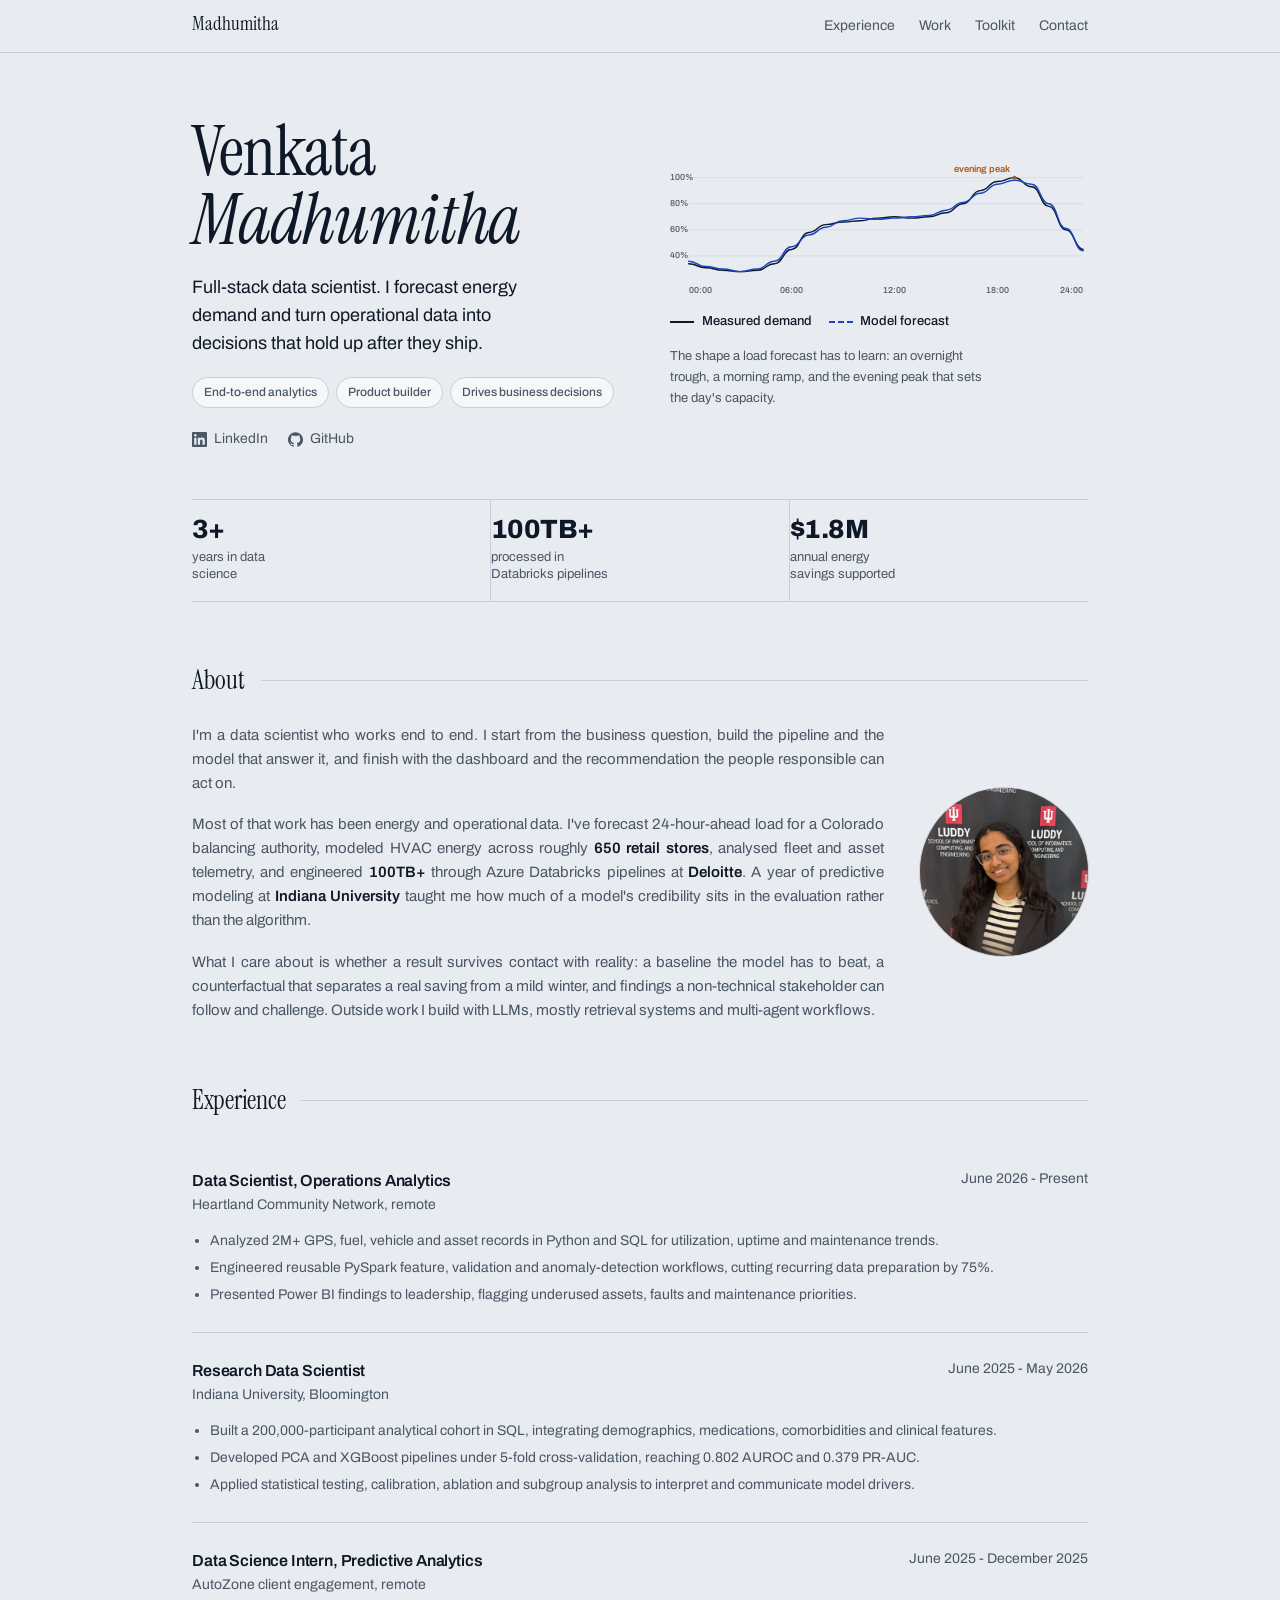
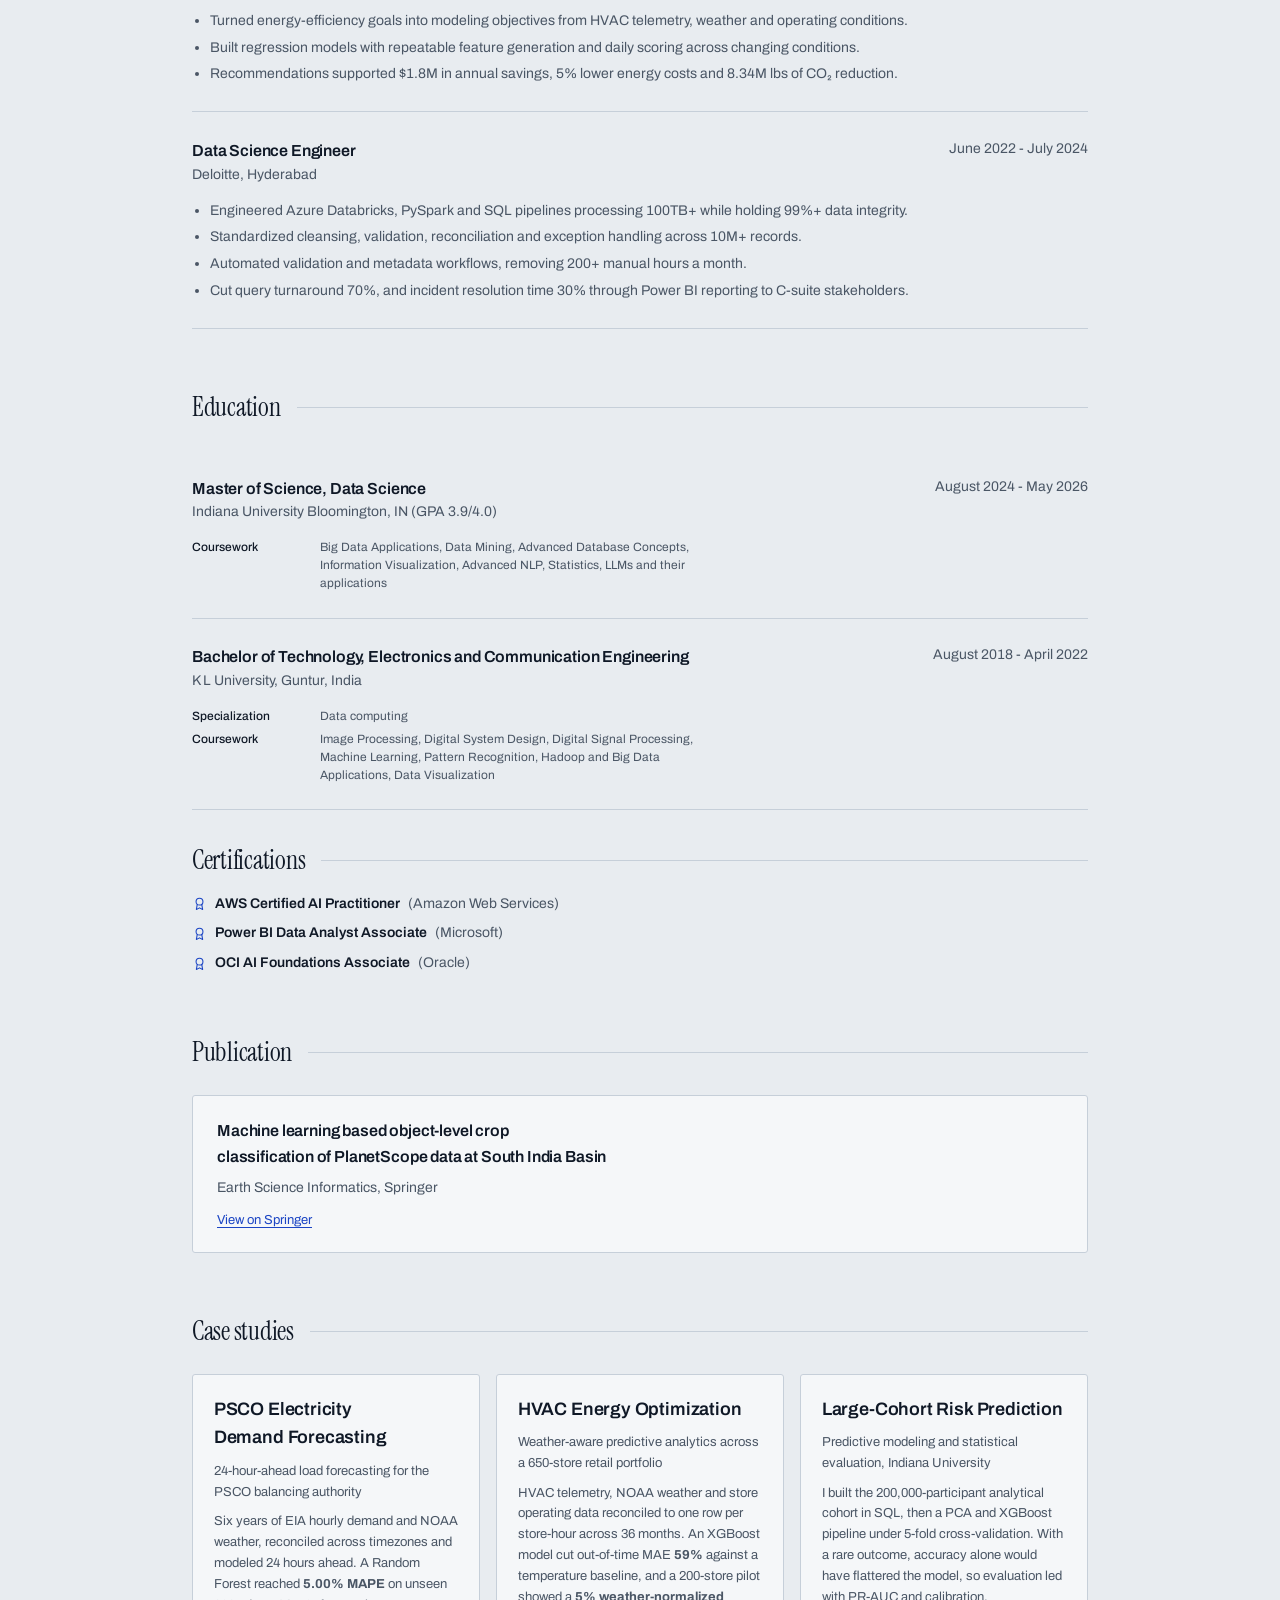
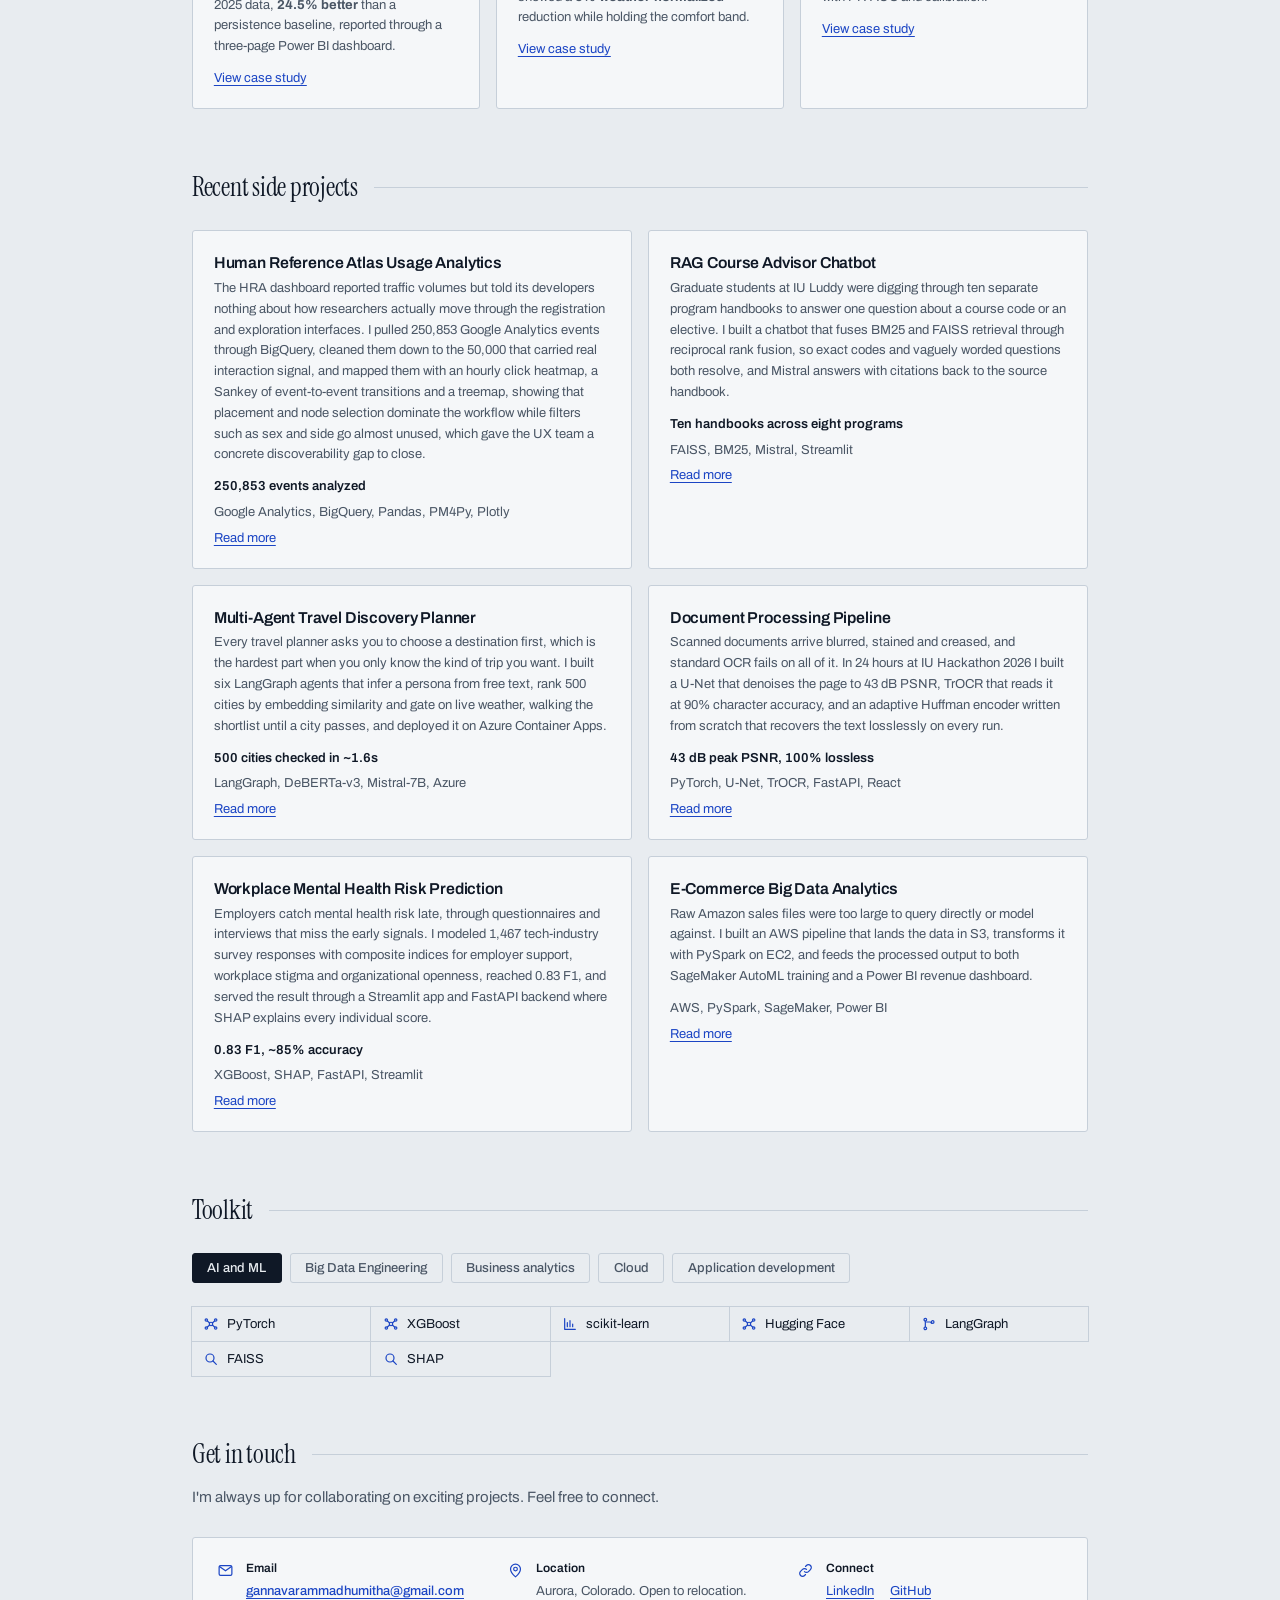
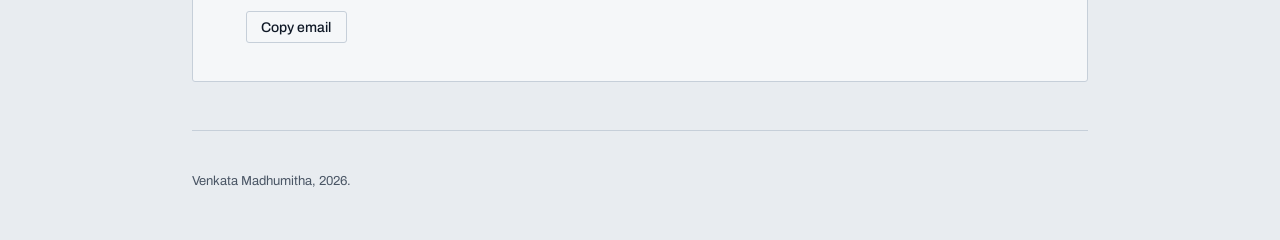
<file: index.html>
<!doctype html>
<html lang="en">
<head>
<meta charset="utf-8">
<meta name="viewport" content="width=device-width,initial-scale=1,viewport-fit=cover">
<title>Venkata Madhumitha</title>
<meta name="description" content="Venkata Madhumitha, data scientist. Energy demand forecasting, telemetry modeling, and the pipelines and dashboards behind them.">
<link rel="preconnect" href="https://fonts.googleapis.com">
<link rel="preconnect" href="https://fonts.gstatic.com" crossorigin>
<link rel="stylesheet" href="https://fonts.googleapis.com/css2?family=Archivo:wght@400;500;600;700;800&family=Instrument+Serif:ital@0;1&display=swap">
<link rel="stylesheet" href="style.css">
</head>
<body>
<header class="masthead">
  <div class="wrap">
    <strong>Madhumitha</strong>
    <nav aria-label="Sections">
      <a href="#roles">Experience</a>
      <a href="#work">Work</a>
      <a href="#toolkit">Toolkit</a>
      <a href="#reach">Contact</a>
    </nav>
  </div>
</header>

<div class="wrap">
  <div class="herorow">
    <div class="open">
      <h1>Venkata<br><em>Madhumitha</em></h1>
      <p class="say">Full-stack data scientist. I forecast energy demand and turn operational data into decisions that hold up after they ship.</p>
      <p class="roles"><span>End-to-end analytics</span><span>Product builder</span><span>Drives business decisions</span></p>
      <p class="where"><a href="https://linkedin.com/in/madhumithagv" target="_blank" rel="noopener"><svg viewBox="0 0 24 24" aria-hidden="true"><path d="M20.45 20.45h-3.56v-5.57c0-1.33-.02-3.04-1.85-3.04-1.85 0-2.14 1.45-2.14 2.94v5.67H9.35V9h3.41v1.56h.05c.48-.9 1.63-1.85 3.37-1.85 3.6 0 4.27 2.37 4.27 5.45v6.29zM5.34 7.43a2.06 2.06 0 1 1 0-4.13 2.06 2.06 0 0 1 0 4.13zM7.12 20.45H3.55V9h3.57v11.45zM22.22 0H1.77C.79 0 0 .77 0 1.72v20.56C0 23.23.79 24 1.77 24h20.45c.98 0 1.78-.77 1.78-1.72V1.72C24 .77 23.2 0 22.22 0z"/></svg><span>LinkedIn</span></a><a href="https://github.com/madhumitha-gv" target="_blank" rel="noopener"><svg viewBox="0 0 24 24" aria-hidden="true"><path d="M12 .3a12 12 0 0 0-3.79 23.4c.6.11.82-.26.82-.58v-2.23c-3.34.73-4.04-1.42-4.04-1.42-.55-1.39-1.33-1.76-1.33-1.76-1.09-.74.08-.73.08-.73 1.2.09 1.84 1.24 1.84 1.24 1.07 1.84 2.81 1.31 3.5 1 .1-.78.42-1.31.76-1.61-2.67-.3-5.47-1.33-5.47-5.93 0-1.31.47-2.38 1.24-3.22-.14-.3-.54-1.52.1-3.18 0 0 1.01-.32 3.3 1.23a11.5 11.5 0 0 1 6 0c2.29-1.55 3.3-1.23 3.3-1.23.64 1.66.24 2.88.12 3.18a4.65 4.65 0 0 1 1.23 3.22c0 4.61-2.8 5.63-5.48 5.92.42.36.81 1.1.81 2.22v3.29c0 .32.21.7.82.58A12 12 0 0 0 12 .3z"/></svg><span>GitHub</span></a></p>
    </div>

    <figure>
      <svg class="plot" viewBox="0 0 760 250" role="img" aria-label="A daily electricity load curve. Demand dips overnight, ramps through the morning, plateaus at midday, and peaks in the early evening. A dashed forecast line tracks it closely.">
        <g id="plot-grid"></g>
        <path id="p-actual" class="actual" d=""></path>
        <path id="p-fc" class="fc" d=""></path>
        <g id="p-peak"></g>
      </svg>
      <div class="key">
        <span><i></i><b>Measured demand</b></span>
        <span class="f"><i></i><b>Model forecast</b></span>
      </div>
      <figcaption>The shape a load forecast has to learn: an overnight trough, a morning ramp, and the evening peak that sets the day's capacity.</figcaption>
    </figure>
  </div>

  <div class="readout">
    <div><b>3+</b><span>years in data science</span></div>
    <div><b>100TB+</b><span>processed in Databricks pipelines</span></div>
    <div><b>$1.8M</b><span>annual energy savings supported</span></div>
  </div>

  <section id="about">
    <div class="titleblock"><h2>About</h2></div>
    <div class="aboutrow">
      <div class="prose">
        <p>I'm a data scientist who works end to end. I start from the business question, build the pipeline and the model that answer it, and finish with the dashboard and the recommendation the people responsible can act on.</p>
        <p>Most of that work has been energy and operational data. I've forecast 24-hour-ahead load for a Colorado balancing authority, modeled HVAC energy across roughly <strong>650 retail stores</strong>, analysed fleet and asset telemetry, and engineered <strong>100TB+</strong> through Azure Databricks pipelines at <strong>Deloitte</strong>. A year of predictive modeling at <strong>Indiana University</strong> taught me how much of a model's credibility sits in the evaluation rather than the algorithm.</p>
        <p>What I care about is whether a result survives contact with reality: a baseline the model has to beat, a counterfactual that separates a real saving from a mild winter, and findings a non-technical stakeholder can follow and challenge. Outside work I build with LLMs, mostly retrieval systems and multi-agent workflows.</p>
      </div>
      <figure class="portrait">
        <span class="pframe">
          <img class="pbg" src="photo.jpg" alt="" aria-hidden="true">
          <img class="pfg" src="photo.jpg" width="560" height="747" alt="Venkata Madhumitha at the Luddy School of Informatics, Computing, and Engineering">
        </span>
      </figure>
    </div>
  </section>

  <section id="roles">
    <div class="titleblock"><h2>Experience</h2></div>
    <div class="role">
      <div><h3>Data Scientist, Operations Analytics</h3><p class="co">Heartland Community Network, remote</p></div>
      <div class="when">June 2026 - Present</div>
      <ul>
        <li>Analyzed 2M+ GPS, fuel, vehicle and asset records in Python and SQL for utilization, uptime and maintenance trends.</li>
        <li>Engineered reusable PySpark feature, validation and anomaly-detection workflows, cutting recurring data preparation by 75%.</li>
        <li>Presented Power BI findings to leadership, flagging underused assets, faults and maintenance priorities.</li>
      </ul>
    </div>
    <div class="role">
      <div><h3>Research Data Scientist</h3><p class="co">Indiana University, Bloomington</p></div>
      <div class="when">June 2025 - May 2026</div>
      <ul>
        <li>Built a 200,000-participant analytical cohort in SQL, integrating demographics, medications, comorbidities and clinical features.</li>
        <li>Developed PCA and XGBoost pipelines under 5-fold cross-validation, reaching 0.802 AUROC and 0.379 PR-AUC.</li>
        <li>Applied statistical testing, calibration, ablation and subgroup analysis to interpret and communicate model drivers.</li>
      </ul>
    </div>
    <div class="role">
      <div><h3>Data Science Intern, Predictive Analytics</h3><p class="co">AutoZone client engagement, remote</p></div>
      <div class="when">June 2025 - December 2025</div>
      <ul>
        <li>Turned energy-efficiency goals into modeling objectives from HVAC telemetry, weather and operating conditions.</li>
        <li>Built regression models with repeatable feature generation and daily scoring across changing conditions.</li>
        <li>Recommendations supported $1.8M in annual savings, 5% lower energy costs and 8.34M lbs of CO&#8322; reduction.</li>
      </ul>
    </div>
    <div class="role">
      <div><h3>Data Science Engineer</h3><p class="co">Deloitte, Hyderabad</p></div>
      <div class="when">June 2022 - July 2024</div>
      <ul>
        <li>Engineered Azure Databricks, PySpark and SQL pipelines processing 100TB+ while holding 99%+ data integrity.</li>
        <li>Standardized cleansing, validation, reconciliation and exception handling across 10M+ records.</li>
        <li>Automated validation and metadata workflows, removing 200+ manual hours a month.</li>
        <li>Cut query turnaround 70%, and incident resolution time 30% through Power BI reporting to C-suite stakeholders.</li>
      </ul>
    </div>
  </section>

  <section id="school">
    <div class="titleblock"><h2>Education</h2></div>
    <div class="role">
      <div><h3>Master of Science, Data Science</h3><p class="co">Indiana University Bloomington, IN (GPA 3.9/4.0)</p></div>
      <div class="when">August 2024 - May 2026</div>
      <dl class="facts">
        <dt>Coursework</dt><dd>Big Data Applications, Data Mining, Advanced Database Concepts, Information Visualization, Advanced NLP, Statistics, LLMs and their applications</dd>
      </dl>
    </div>
    <div class="role">
      <div><h3>Bachelor of Technology, Electronics and Communication Engineering</h3><p class="co">K L University, Guntur, India</p></div>
      <div class="when">August 2018 - April 2022</div>
      <dl class="facts">
        <dt>Specialization</dt><dd>Data computing</dd>
        <dt>Coursework</dt><dd>Image Processing, Digital System Design, Digital Signal Processing, Machine Learning, Pattern Recognition, Hadoop and Big Data Applications, Data Visualization</dd>
      </dl>
    </div>

    <div class="titleblock certs"><h2>Certifications</h2></div>
    <ul class="certlist">
      <li><svg viewBox="0 0 24 24" aria-hidden="true"><circle cx="12" cy="9" r="5.5"/><path d="M8.4 13.4 7 21.5l5-2.5 5 2.5-1.4-8.1"/></svg>AWS Certified AI Practitioner <span>(Amazon Web Services)</span></li>
      <li><svg viewBox="0 0 24 24" aria-hidden="true"><circle cx="12" cy="9" r="5.5"/><path d="M8.4 13.4 7 21.5l5-2.5 5 2.5-1.4-8.1"/></svg>Power BI Data Analyst Associate <span>(Microsoft)</span></li>
      <li><svg viewBox="0 0 24 24" aria-hidden="true"><circle cx="12" cy="9" r="5.5"/><path d="M8.4 13.4 7 21.5l5-2.5 5 2.5-1.4-8.1"/></svg>OCI AI Foundations Associate <span>(Oracle)</span></li>
    </ul>

  </section>

  <section id="pub">
    <div class="titleblock"><h2>Publication</h2></div>
    <article class="pubcard">
      <h3>Machine learning based object-level crop classification of PlanetScope data at South India Basin</h3>
      <p class="journal">Earth Science Informatics, Springer</p>
      <p class="more"><a href="https://link.springer.com/article/10.1007/s12145-022-00922-4" target="_blank" rel="noopener">View on Springer</a></p>
    </article>
  </section>

  <section id="work">
    <div class="titleblock"><h2>Case studies</h2></div>

    <div class="entries">
    <article class="entry">
      <div class="body">
        <h3>PSCO Electricity Demand Forecasting</h3>
        <p class="field">24-hour-ahead load forecasting for the PSCO balancing authority</p>
        <p>Six years of EIA hourly demand and NOAA weather, reconciled across timezones and modeled 24 hours ahead. A Random Forest reached <strong>5.00% MAPE</strong> on unseen 2025 data, <strong>24.5% better</strong> than a persistence baseline, reported through a three-page Power BI dashboard.</p>
        <p class="more"><a href="energy-demand-forecasting.html">View case study</a></p>
      </div>
    </article>

    <article class="entry">
      <div class="body">
        <h3>HVAC Energy Optimization</h3>
        <p class="field">Weather-aware predictive analytics across a 650-store retail portfolio</p>
        <p>HVAC telemetry, NOAA weather and store operating data reconciled to one row per store-hour across 36 months. An XGBoost model cut out-of-time MAE <strong>59%</strong> against a temperature baseline, and a 200-store pilot showed a <strong>5% weather-normalized</strong> reduction while holding the comfort band.</p>
        <p class="more"><a href="hvac-energy-optimization.html">View case study</a></p>
      </div>
    </article>

    <article class="entry">
      <div class="body">
        <h3>Large-Cohort Risk Prediction</h3>
        <p class="field">Predictive modeling and statistical evaluation, Indiana University</p>
        <p>I built the 200,000-participant analytical cohort in SQL, then a PCA and XGBoost pipeline under 5-fold cross-validation. With a rare outcome, accuracy alone would have flattered the model, so evaluation led with PR-AUC and calibration.</p>
        <p class="more"><a href="large-cohort-risk-prediction.html">View case study</a></p>
      </div>
    </article>
    </div>
  </section>

  <section id="built">
    <div class="titleblock"><h2>Recent side projects</h2></div>
    <div class="list">
      <div class="row">
        <div>
          <h3>Human Reference Atlas Usage Analytics</h3>
          <p class="d">The HRA dashboard reported traffic volumes but told its developers nothing about how researchers actually move through the registration and exploration interfaces. I pulled 250,853 Google Analytics events through BigQuery, cleaned them down to the 50,000 that carried real interaction signal, and mapped them with an hourly click heatmap, a Sankey of event-to-event transitions and a treemap, showing that placement and node selection dominate the workflow while filters such as sex and side go almost unused, which gave the UX team a concrete discoverability gap to close.</p>
        </div>
        <div class="links">
          <span class="met">250,853 events analyzed</span>
          <span class="stack">Google Analytics, BigQuery, Pandas, PM4Py, Plotly</span>
          <a href="hra-usage-analytics.html">Read more</a>
        </div>
      </div>
      <div class="row">
        <div>
          <h3>RAG Course Advisor Chatbot</h3>
          <p class="d">Graduate students at IU Luddy were digging through ten separate program handbooks to answer one question about a course code or an elective. I built a chatbot that fuses BM25 and FAISS retrieval through reciprocal rank fusion, so exact codes and vaguely worded questions both resolve, and Mistral answers with citations back to the source handbook.</p>
        </div>
        <div class="links">
          <span class="met">Ten handbooks across eight programs</span>
          <span class="stack">FAISS, BM25, Mistral, Streamlit</span>
          <a href="rag-course-advisor.html">Read more</a>
        </div>
      </div>
      <div class="row">
        <div>
          <h3>Multi-Agent Travel Discovery Planner</h3>
          <p class="d">Every travel planner asks you to choose a destination first, which is the hardest part when you only know the kind of trip you want. I built six LangGraph agents that infer a persona from free text, rank 500 cities by embedding similarity and gate on live weather, walking the shortlist until a city passes, and deployed it on Azure Container Apps.</p>
        </div>
        <div class="links">
          <span class="met">500 cities checked in ~1.6s</span>
          <span class="stack">LangGraph, DeBERTa-v3, Mistral-7B, Azure</span>
          <a href="travel-planner.html">Read more</a>
        </div>
      </div>
      <div class="row">
        <div>
          <h3>Document Processing Pipeline</h3>
          <p class="d">Scanned documents arrive blurred, stained and creased, and standard OCR fails on all of it. In 24 hours at IU Hackathon 2026 I built a U-Net that denoises the page to 43 dB PSNR, TrOCR that reads it at 90% character accuracy, and an adaptive Huffman encoder written from scratch that recovers the text losslessly on every run.</p>
        </div>
        <div class="links">
          <span class="met">43 dB peak PSNR, 100% lossless</span>
          <span class="stack">PyTorch, U-Net, TrOCR, FastAPI, React</span>
          <a href="document-processing-pipeline.html">Read more</a>
        </div>
      </div>
      <div class="row">
        <div>
          <h3>Workplace Mental Health Risk Prediction</h3>
          <p class="d">Employers catch mental health risk late, through questionnaires and interviews that miss the early signals. I modeled 1,467 tech-industry survey responses with composite indices for employer support, workplace stigma and organizational openness, reached 0.83 F1, and served the result through a Streamlit app and FastAPI backend where SHAP explains every individual score.</p>
        </div>
        <div class="links">
          <span class="met">0.83 F1, ~85% accuracy</span>
          <span class="stack">XGBoost, SHAP, FastAPI, Streamlit</span>
          <a href="mental-health-risk-prediction.html">Read more</a>
        </div>
      </div>
      <div class="row">
        <div>
          <h3>E-Commerce Big Data Analytics</h3>
          <p class="d">Raw Amazon sales files were too large to query directly or model against. I built an AWS pipeline that lands the data in S3, transforms it with PySpark on EC2, and feeds the processed output to both SageMaker AutoML training and a Power BI revenue dashboard.</p>
        </div>
        <div class="links">
          <span class="stack">AWS, PySpark, SageMaker, Power BI</span>
          <a href="ecommerce-big-data.html">Read more</a>
        </div>
      </div>
    </div>
  </section>

  <section id="toolkit">
    <div class="titleblock"><h2>Toolkit</h2></div>
    <div class="tabs" role="tablist" aria-label="Skill categories">
      <button class="tab" role="tab" id="t-ai" aria-selected="true" data-cat="ai">AI and ML</button>
      <button class="tab" role="tab" id="t-ds" aria-selected="false" data-cat="ds">Big Data Engineering</button>
      <button class="tab" role="tab" id="t-biz" aria-selected="false" data-cat="biz">Business analytics</button>
      <button class="tab" role="tab" id="t-cloud" aria-selected="false" data-cat="cloud">Cloud</button>
      <button class="tab" role="tab" id="t-app" aria-selected="false" data-cat="app">Application development</button>
    </div>
    <div class="tools" id="tools" role="tabpanel" aria-live="polite"></div>
  </section>

  <section id="reach">
    <div class="titleblock"><h2>Get in touch</h2></div>
    <p class="intro">I'm always up for collaborating on exciting projects. Feel free to connect.</p>
    <div class="cinfo">
      <div class="cline">
        <svg viewBox="0 0 24 24" aria-hidden="true"><rect x="3" y="5" width="18" height="14" rx="2"/><path d="m3.5 6.5 8.5 6 8.5-6"/></svg>
        <div>
          <b>Email</b>
          <span><a class="mail" id="mail" href="mailto:gannavarammadhumitha@gmail.com">gannavarammadhumitha@gmail.com</a></span>
          <button class="copy" id="copy" type="button">Copy email</button>
          <span class="said" id="said" role="status"></span>
        </div>
      </div>
      <div class="cline">
        <svg viewBox="0 0 24 24" aria-hidden="true"><path d="M12 21s7-5.6 7-11a7 7 0 1 0-14 0c0 5.4 7 11 7 11z"/><circle cx="12" cy="10" r="2.6"/></svg>
        <div><b>Location</b><span>Aurora, Colorado. Open to relocation.</span></div>
      </div>
      <div class="cline">
        <svg viewBox="0 0 24 24" aria-hidden="true"><path d="M10.5 13.5a4 4 0 0 0 5.7 0l2.8-2.8a4 4 0 0 0-5.7-5.7l-1.3 1.3"/><path d="M13.5 10.5a4 4 0 0 0-5.7 0L5 13.3a4 4 0 0 0 5.7 5.7l1.3-1.3"/></svg>
        <div><b>Connect</b><span class="clinks"><a href="https://linkedin.com/in/madhumithagv" target="_blank" rel="noopener">LinkedIn</a><a href="https://github.com/madhumitha-gv" target="_blank" rel="noopener">GitHub</a></span></div>
      </div>
    </div>
  </section>

  <footer>Venkata Madhumitha, 2026.</footer>
</div>

<script>
(function () {
  var W = 760, H = 250, L = 34, R = 8, T = 22, B = 26;
  // Normalized hourly demand: overnight trough, morning ramp, midday plateau, evening peak.
  var actual = [0.34,0.31,0.29,0.28,0.29,0.34,0.45,0.58,0.64,0.66,0.67,0.69,0.70,0.69,0.70,0.73,0.80,0.90,0.97,1.00,0.93,0.78,0.60,0.45];
  var fc     = [0.36,0.32,0.30,0.28,0.30,0.36,0.47,0.56,0.62,0.67,0.69,0.68,0.69,0.70,0.71,0.75,0.81,0.88,0.95,0.98,0.95,0.80,0.61,0.44];
  function x(i) { return L + (W - L - R) * (i / 23); }
  function y(v) { return T + (H - T - B) * (1 - (v - 0.2) / 0.85); }
  function curve(vals) {
    var d = 'M' + x(0).toFixed(1) + ' ' + y(vals[0]).toFixed(1);
    for (var i = 0; i < vals.length - 1; i++) {
      var xm = (x(i) + x(i + 1)) / 2;
      d += ' C' + xm.toFixed(1) + ' ' + y(vals[i]).toFixed(1) + ' ' + xm.toFixed(1) + ' ' + y(vals[i + 1]).toFixed(1) + ' ' + x(i + 1).toFixed(1) + ' ' + y(vals[i + 1]).toFixed(1);
    }
    return d;
  }
  var g = '', levels = [0.4, 0.6, 0.8, 1.0];
  for (var k = 0; k < levels.length; k++) {
    var yy = y(levels[k]).toFixed(1);
    g += '<line class="grid" x1="' + L + '" y1="' + yy + '" x2="' + (W - R) + '" y2="' + yy + '"/>';
    g += '<text class="axis" x="0" y="' + (parseFloat(yy) + 4) + '">' + Math.round(levels[k] * 100) + '%</text>';
  }
  [0, 6, 12, 18, 23].forEach(function (h) {
    var lab = h === 23 ? '24:00' : (h < 10 ? '0' + h : h) + ':00';
    g += '<text class="axis" x="' + x(h).toFixed(1) + '" y="' + (H - 6) + '" text-anchor="' + (h === 0 ? 'start' : h === 23 ? 'end' : 'middle') + '">' + lab + '</text>';
  });
  document.getElementById('plot-grid').innerHTML = g;

  var pa = document.getElementById('p-actual'), pf = document.getElementById('p-fc');
  pa.setAttribute('d', curve(actual));
  pf.setAttribute('d', curve(fc));

  var pk = 19;
  document.getElementById('p-peak').innerHTML =
    '<circle class="peak-dot" cx="' + x(pk).toFixed(1) + '" cy="' + y(actual[pk]).toFixed(1) + '" r="3.5"/>' +
    '<text class="peak-txt" x="' + (x(pk) - 8).toFixed(1) + '" y="' + (y(actual[pk]) - 10).toFixed(1) + '" text-anchor="end">evening peak</text>';

  // One orchestrated moment: the measured line draws itself, the forecast follows it in.
  var reduce = window.matchMedia && window.matchMedia('(prefers-reduced-motion: reduce)').matches;
  if (!reduce) {
    [[pa, 0], [pf, 400]].forEach(function (pair) {
      var p = pair[0], len = p.getTotalLength();
      p.style.strokeDasharray = len + ' ' + len;
      p.style.strokeDashoffset = len;
      p.getBoundingClientRect();
      p.style.transition = 'stroke-dashoffset 1400ms cubic-bezier(.4,0,.2,1) ' + pair[1] + 'ms';
      p.style.strokeDashoffset = '0';
    });
    setTimeout(function () { pf.style.transition = 'none'; pf.style.strokeDasharray = '5 4'; pf.style.strokeDashoffset = '0'; }, 1900);
  } else {
    pf.style.strokeDasharray = '5 4';
  }

  var ICONS = {
    chart: '<path d="M4 20V4M4 20h16M8 16v-6M12 16V7M16 16v-4"/>',
    brain: '<circle cx="12" cy="12" r="2.6"/><circle cx="5" cy="6" r="1.8"/><circle cx="19" cy="6" r="1.8"/><circle cx="5" cy="18" r="1.8"/><circle cx="19" cy="18" r="1.8"/><path d="M6.6 7.4 10 10.4M17.4 7.4 14 10.4M6.6 16.6 10 13.6M17.4 16.6 14 13.6"/>',
    wave: '<path d="M3 15c2.5 0 2.5-6 5-6s2.5 9 5 9 2.5-12 5-12 2.5 6 3 6"/>',
    layers: '<path d="M12 3l9 4.8-9 4.8-9-4.8z"/><path d="M3 12.6 12 17.4l9-4.8M3 17.4 12 22.2l9-4.8"/>',
    db: '<ellipse cx="12" cy="6" rx="7.5" ry="3"/><path d="M4.5 6v12c0 1.7 3.4 3 7.5 3s7.5-1.3 7.5-3V6M4.5 12c0 1.7 3.4 3 7.5 3s7.5-1.3 7.5-3"/>',
    cloud: '<path d="M7 18h10a4 4 0 0 0 .5-8A6 6 0 0 0 6 9.5 4.3 4.3 0 0 0 7 18z"/>',
    code: '<path d="M8.5 8 4 12l4.5 4M15.5 8 20 12l-4.5 4M13.5 5l-3 14"/>',
    box: '<path d="M12 3l8 4.5v9L12 21l-8-4.5v-9z"/><path d="M4 7.5l8 4.5 8-4.5M12 12v9"/>',
    chat: '<path d="M4 5h16v11H9l-5 4z"/><path d="M8 9.5h8M8 12.5h5"/>',
    find: '<circle cx="10.5" cy="10.5" r="6"/><path d="M15 15l5 5"/>',
    grid: '<rect x="3.5" y="3.5" width="17" height="17" rx="1.5"/><path d="M3.5 9.5h17M3.5 15h17M9.5 3.5v17"/>',
    gear: '<circle cx="12" cy="12" r="3.2"/><path d="M12 3v2.4M12 18.6V21M3 12h2.4M18.6 12H21M5.6 5.6l1.7 1.7M16.7 16.7l1.7 1.7M18.4 5.6l-1.7 1.7M7.3 16.7l-1.7 1.7"/>',
    target: '<circle cx="12" cy="12" r="8"/><circle cx="12" cy="12" r="3.5"/><circle cx="12" cy="12" r="0.6"/>',
    branch: '<circle cx="6.5" cy="5.5" r="2"/><circle cx="6.5" cy="18.5" r="2"/><circle cx="17.5" cy="9" r="2"/><path d="M6.5 7.5v9M8.5 9h5.2c.9 0 1.8.6 1.8 1.6V11"/>'
  };
  var SKILLS = {
    ai: [['PyTorch','brain'],['XGBoost','brain'],['scikit-learn','chart'],['Hugging Face','brain'],['LangGraph','branch'],['FAISS','find'],['SHAP','find']],
    ds: [['Python','code'],['R','chart'],['SQL','db'],['Pandas','layers'],['NumPy','layers'],['Databricks','layers'],['Apache Spark','layers'],['PySpark','code'],['Hadoop','layers'],['Snowflake','db'],['BigQuery','db'],['PostgreSQL','db'],['SQL Server','db']],
    biz: [['Power BI','grid'],['DAX','code'],['Tableau','grid'],['Power Apps','grid'],['Process Automation','gear']],
    cloud: [['AWS','cloud'],['Azure','cloud'],['GCP','cloud'],['SageMaker','cloud'],['S3','box'],['EC2','box'],['Azure Container Apps','cloud']],
    app: [['FastAPI','code'],['Streamlit','grid'],['React','code'],['Docker','box'],['Git','branch'],['Bash','code']]
  };





  function paint(cat) {
    document.getElementById('tools').innerHTML = SKILLS[cat].map(function (t) {
      return '<div class="tool"><svg viewBox="0 0 24 24" aria-hidden="true">' + ICONS[t[1]] + '</svg>' + t[0] + '</div>';
    }).join('');
  }
  Array.prototype.forEach.call(document.querySelectorAll('.tab'), function (tab) {
    tab.addEventListener('click', function () {
      Array.prototype.forEach.call(document.querySelectorAll('.tab'), function (o) {
        o.setAttribute('aria-selected', o === tab ? 'true' : 'false');
      });
      paint(tab.dataset.cat);
    });
  });
  paint('ai');

  document.getElementById('copy').addEventListener('click', function () {
    var el = document.getElementById('mail'), said = document.getElementById('said');
    function pick() {
      var r = document.createRange(); r.selectNodeContents(el);
      var s = window.getSelection(); s.removeAllRanges(); s.addRange(r);
      said.textContent = 'Email selected. Press Ctrl+C or Command+C to copy.';
    }
    if (navigator.clipboard && navigator.clipboard.writeText) {
      navigator.clipboard.writeText(el.textContent).then(function () { said.textContent = 'Copied.'; }, pick);
    } else { pick(); }
  });
})();
</script>
</body>
</html>
</file>
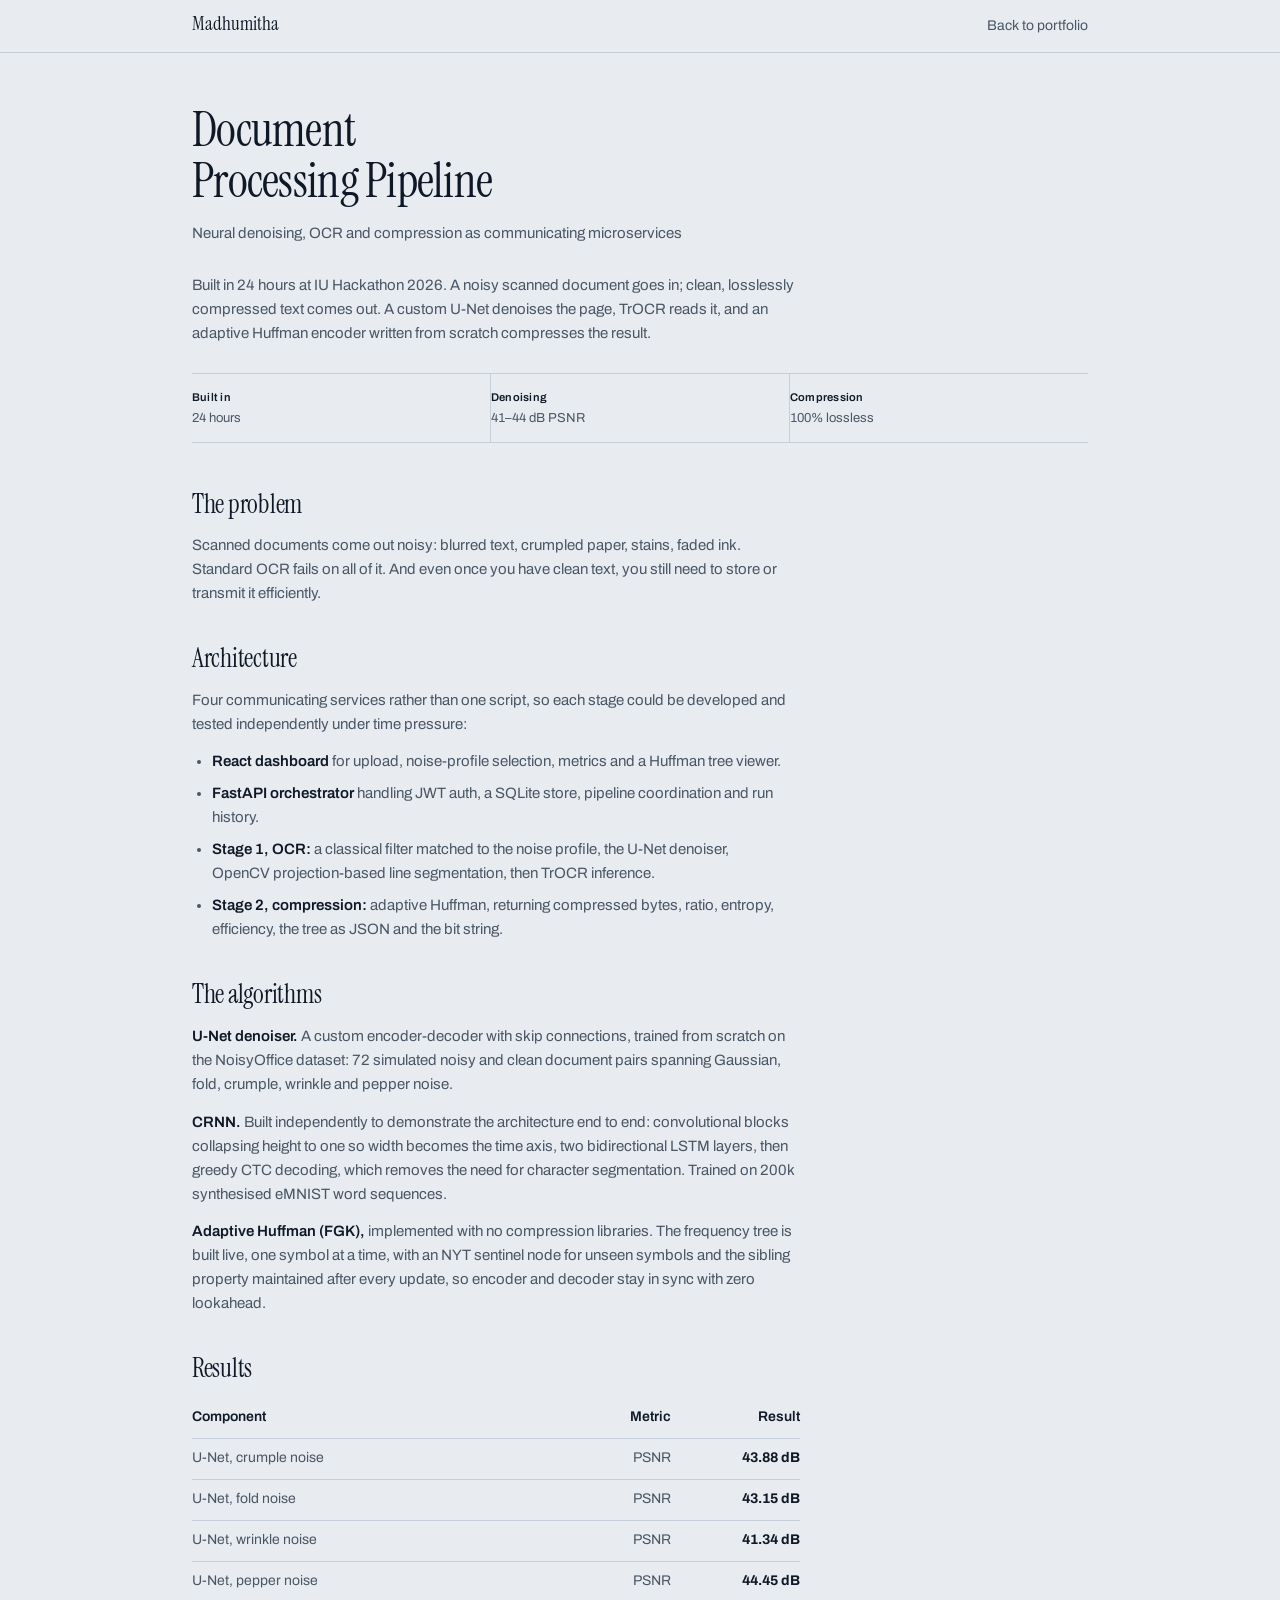
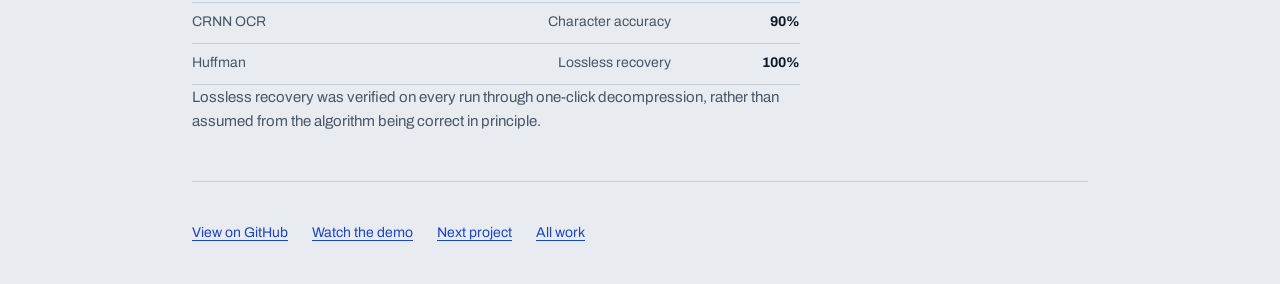
<file: document-processing-pipeline.html>
<!doctype html>
<html lang="en">
<head>
<meta charset="utf-8">
<meta name="viewport" content="width=device-width,initial-scale=1,viewport-fit=cover">
<title>Document Processing Pipeline</title>
<meta name="description" content="A U-Net denoiser, TrOCR and a from-scratch adaptive Huffman encoder, built in 24 hours.">
<link rel="preconnect" href="https://fonts.googleapis.com">
<link rel="preconnect" href="https://fonts.gstatic.com" crossorigin>
<link rel="stylesheet" href="https://fonts.googleapis.com/css2?family=Archivo:wght@400;500;600;700;800&family=Instrument+Serif:ital@0;1&display=swap">
<link rel="stylesheet" href="style.css">
</head>
<body>
<header class="backbar">
  <div class="wrap">
    <a class="home" href="index.html">Madhumitha</a>
    <a class="back" href="index.html#built">Back to portfolio</a>
  </div>
</header>

<div class="wrap case">
  <div class="casehead">
    <h1>Document Processing Pipeline</h1>
    <p class="field">Neural denoising, OCR and compression as communicating microservices</p>
    <p class="lede">Built in 24 hours at IU Hackathon 2026. A noisy scanned document goes in; clean, losslessly compressed text comes out. A custom U-Net denoises the page, TrOCR reads it, and an adaptive Huffman encoder written from scratch compresses the result.</p>
  </div>

  <div class="casemeta">
    <div><b>Built in</b><span>24 hours</span></div>
    <div><b>Denoising</b><span>41–44 dB PSNR</span></div>
    <div><b>Compression</b><span>100% lossless</span></div>
  </div>

  <section>
    <h2>The problem</h2>
    <p>Scanned documents come out noisy: blurred text, crumpled paper, stains, faded ink. Standard OCR fails on all of it. And even once you have clean text, you still need to store or transmit it efficiently.</p>
  </section>

  <section>
    <h2>Architecture</h2>
    <p>Four communicating services rather than one script, so each stage could be developed and tested independently under time pressure:</p>
    <ul>
      <li><strong>React dashboard</strong> for upload, noise-profile selection, metrics and a Huffman tree viewer.</li>
      <li><strong>FastAPI orchestrator</strong> handling JWT auth, a SQLite store, pipeline coordination and run history.</li>
      <li><strong>Stage 1, OCR:</strong> a classical filter matched to the noise profile, the U-Net denoiser, OpenCV projection-based line segmentation, then TrOCR inference.</li>
      <li><strong>Stage 2, compression:</strong> adaptive Huffman, returning compressed bytes, ratio, entropy, efficiency, the tree as JSON and the bit string.</li>
    </ul>
  </section>

  <section>
    <h2>The algorithms</h2>
    <p><strong>U-Net denoiser.</strong> A custom encoder-decoder with skip connections, trained from scratch on the NoisyOffice dataset: 72 simulated noisy and clean document pairs spanning Gaussian, fold, crumple, wrinkle and pepper noise.</p>
    <p><strong>CRNN.</strong> Built independently to demonstrate the architecture end to end: convolutional blocks collapsing height to one so width becomes the time axis, two bidirectional LSTM layers, then greedy CTC decoding, which removes the need for character segmentation. Trained on 200k synthesised eMNIST word sequences.</p>
    <p><strong>Adaptive Huffman (FGK),</strong> implemented with no compression libraries. The frequency tree is built live, one symbol at a time, with an NYT sentinel node for unseen symbols and the sibling property maintained after every update, so encoder and decoder stay in sync with zero lookahead.</p>
  </section>

  <section>
    <h2>Results</h2>
    <div class="tablewrap">
      <table class="rtable">
        <tr><th>Component</th><th>Metric</th><th>Result</th></tr>
        <tr><td>U-Net, crumple noise</td><td>PSNR</td><td>43.88 dB</td></tr>
        <tr><td>U-Net, fold noise</td><td>PSNR</td><td>43.15 dB</td></tr>
        <tr><td>U-Net, wrinkle noise</td><td>PSNR</td><td>41.34 dB</td></tr>
        <tr><td>U-Net, pepper noise</td><td>PSNR</td><td>44.45 dB</td></tr>
        <tr><td>CRNN OCR</td><td>Character accuracy</td><td>90%</td></tr>
        <tr><td>Huffman</td><td>Lossless recovery</td><td>100%</td></tr>
      </table>
    </div>
    <p>Lossless recovery was verified on every run through one-click decompression, rather than assumed from the algorithm being correct in principle.</p>
  </section>

  <div class="nextprev">
    <a href="https://github.com/madhumitha-gv/OCR-engine" target="_blank" rel="noopener">View on GitHub</a>
    <a href="https://www.youtube.com/watch?v=3fcLQcOCGw4" target="_blank" rel="noopener">Watch the demo</a>
    <a href="mental-health-risk-prediction.html">Next project</a>
    <a href="index.html">All work</a>
  </div>
</div>

</body>
</html>
</file>
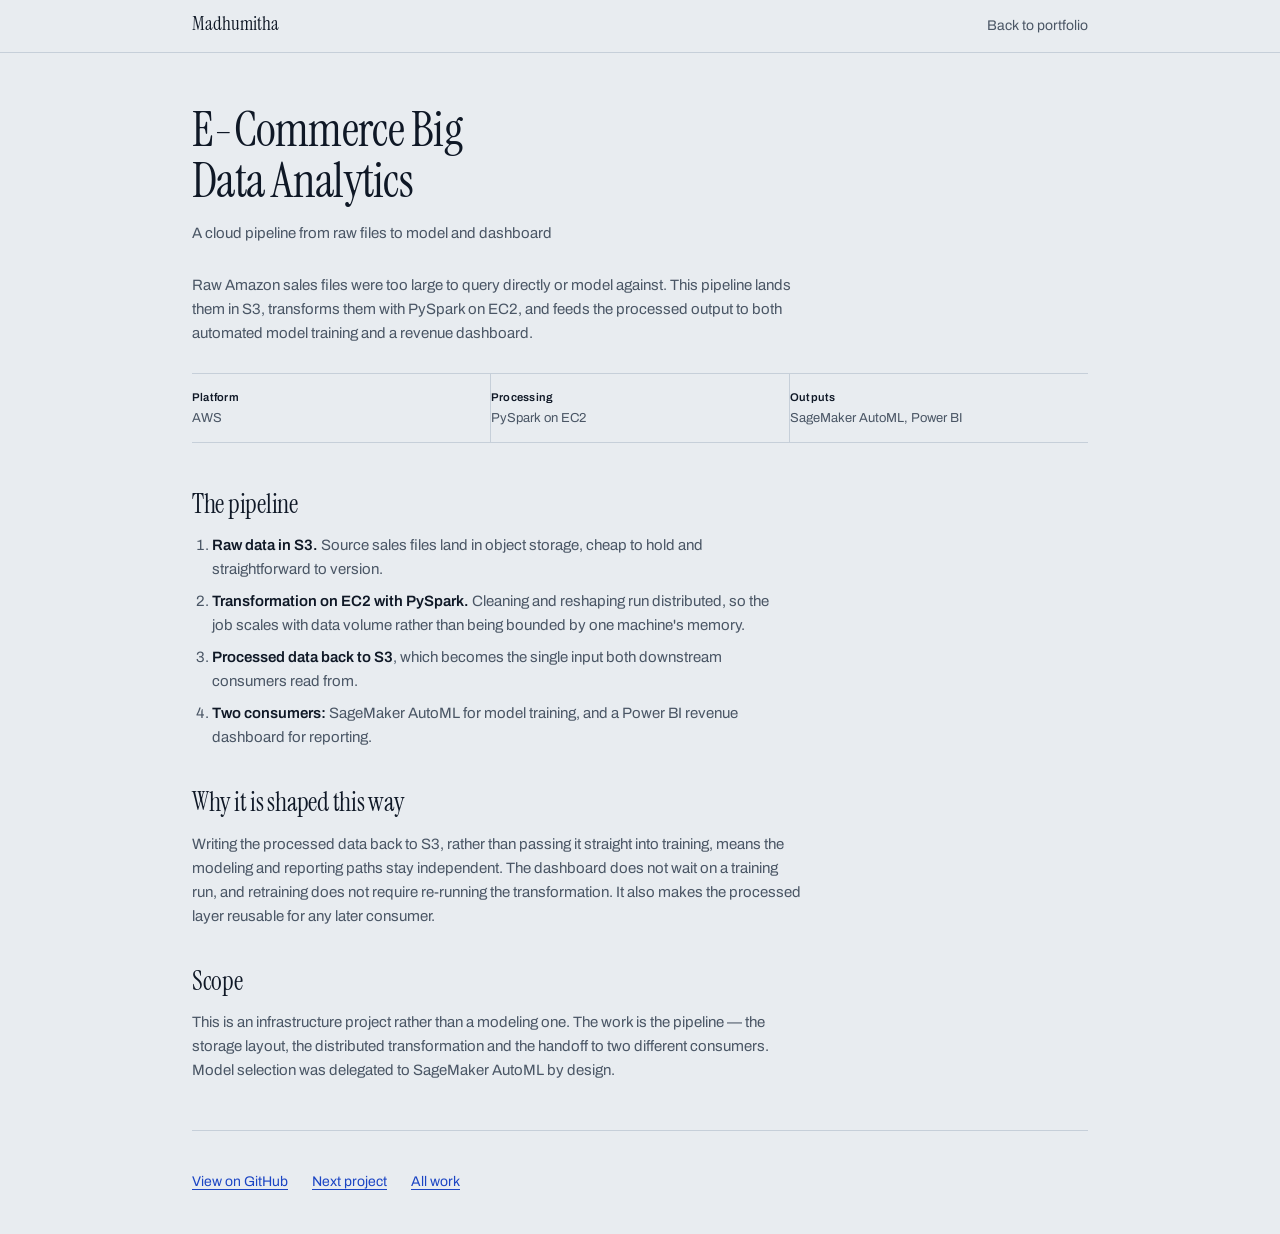
<file: ecommerce-big-data.html>
<!doctype html>
<html lang="en">
<head>
<meta charset="utf-8">
<meta name="viewport" content="width=device-width,initial-scale=1,viewport-fit=cover">
<title>E-Commerce Big Data Analytics</title>
<meta name="description" content="An AWS pipeline taking raw Amazon sales data through PySpark to SageMaker AutoML and Power BI.">
<link rel="preconnect" href="https://fonts.googleapis.com">
<link rel="preconnect" href="https://fonts.gstatic.com" crossorigin>
<link rel="stylesheet" href="https://fonts.googleapis.com/css2?family=Archivo:wght@400;500;600;700;800&family=Instrument+Serif:ital@0;1&display=swap">
<link rel="stylesheet" href="style.css">
</head>
<body>
<header class="backbar">
  <div class="wrap">
    <a class="home" href="index.html">Madhumitha</a>
    <a class="back" href="index.html#built">Back to portfolio</a>
  </div>
</header>

<div class="wrap case">
  <div class="casehead">
    <h1>E-Commerce Big Data Analytics</h1>
    <p class="field">A cloud pipeline from raw files to model and dashboard</p>
    <p class="lede">Raw Amazon sales files were too large to query directly or model against. This pipeline lands them in S3, transforms them with PySpark on EC2, and feeds the processed output to both automated model training and a revenue dashboard.</p>
  </div>

  <div class="casemeta">
    <div><b>Platform</b><span>AWS</span></div>
    <div><b>Processing</b><span>PySpark on EC2</span></div>
    <div><b>Outputs</b><span>SageMaker AutoML, Power BI</span></div>
  </div>

  <section>
    <h2>The pipeline</h2>
    <ol>
      <li><strong>Raw data in S3.</strong> Source sales files land in object storage, cheap to hold and straightforward to version.</li>
      <li><strong>Transformation on EC2 with PySpark.</strong> Cleaning and reshaping run distributed, so the job scales with data volume rather than being bounded by one machine's memory.</li>
      <li><strong>Processed data back to S3</strong>, which becomes the single input both downstream consumers read from.</li>
      <li><strong>Two consumers:</strong> SageMaker AutoML for model training, and a Power BI revenue dashboard for reporting.</li>
    </ol>
  </section>

  <section>
    <h2>Why it is shaped this way</h2>
    <p>Writing the processed data back to S3, rather than passing it straight into training, means the modeling and reporting paths stay independent. The dashboard does not wait on a training run, and retraining does not require re-running the transformation. It also makes the processed layer reusable for any later consumer.</p>
  </section>

  <section>
    <h2>Scope</h2>
    <p>This is an infrastructure project rather than a modeling one. The work is the pipeline — the storage layout, the distributed transformation and the handoff to two different consumers. Model selection was delegated to SageMaker AutoML by design.</p>
  </section>

  <div class="nextprev">
    <a href="https://github.com/madhumitha-gv/EcommerceBigDataAnalytics" target="_blank" rel="noopener">View on GitHub</a>
    <a href="hra-usage-analytics.html">Next project</a>
    <a href="index.html">All work</a>
  </div>
</div>

</body>
</html>
</file>
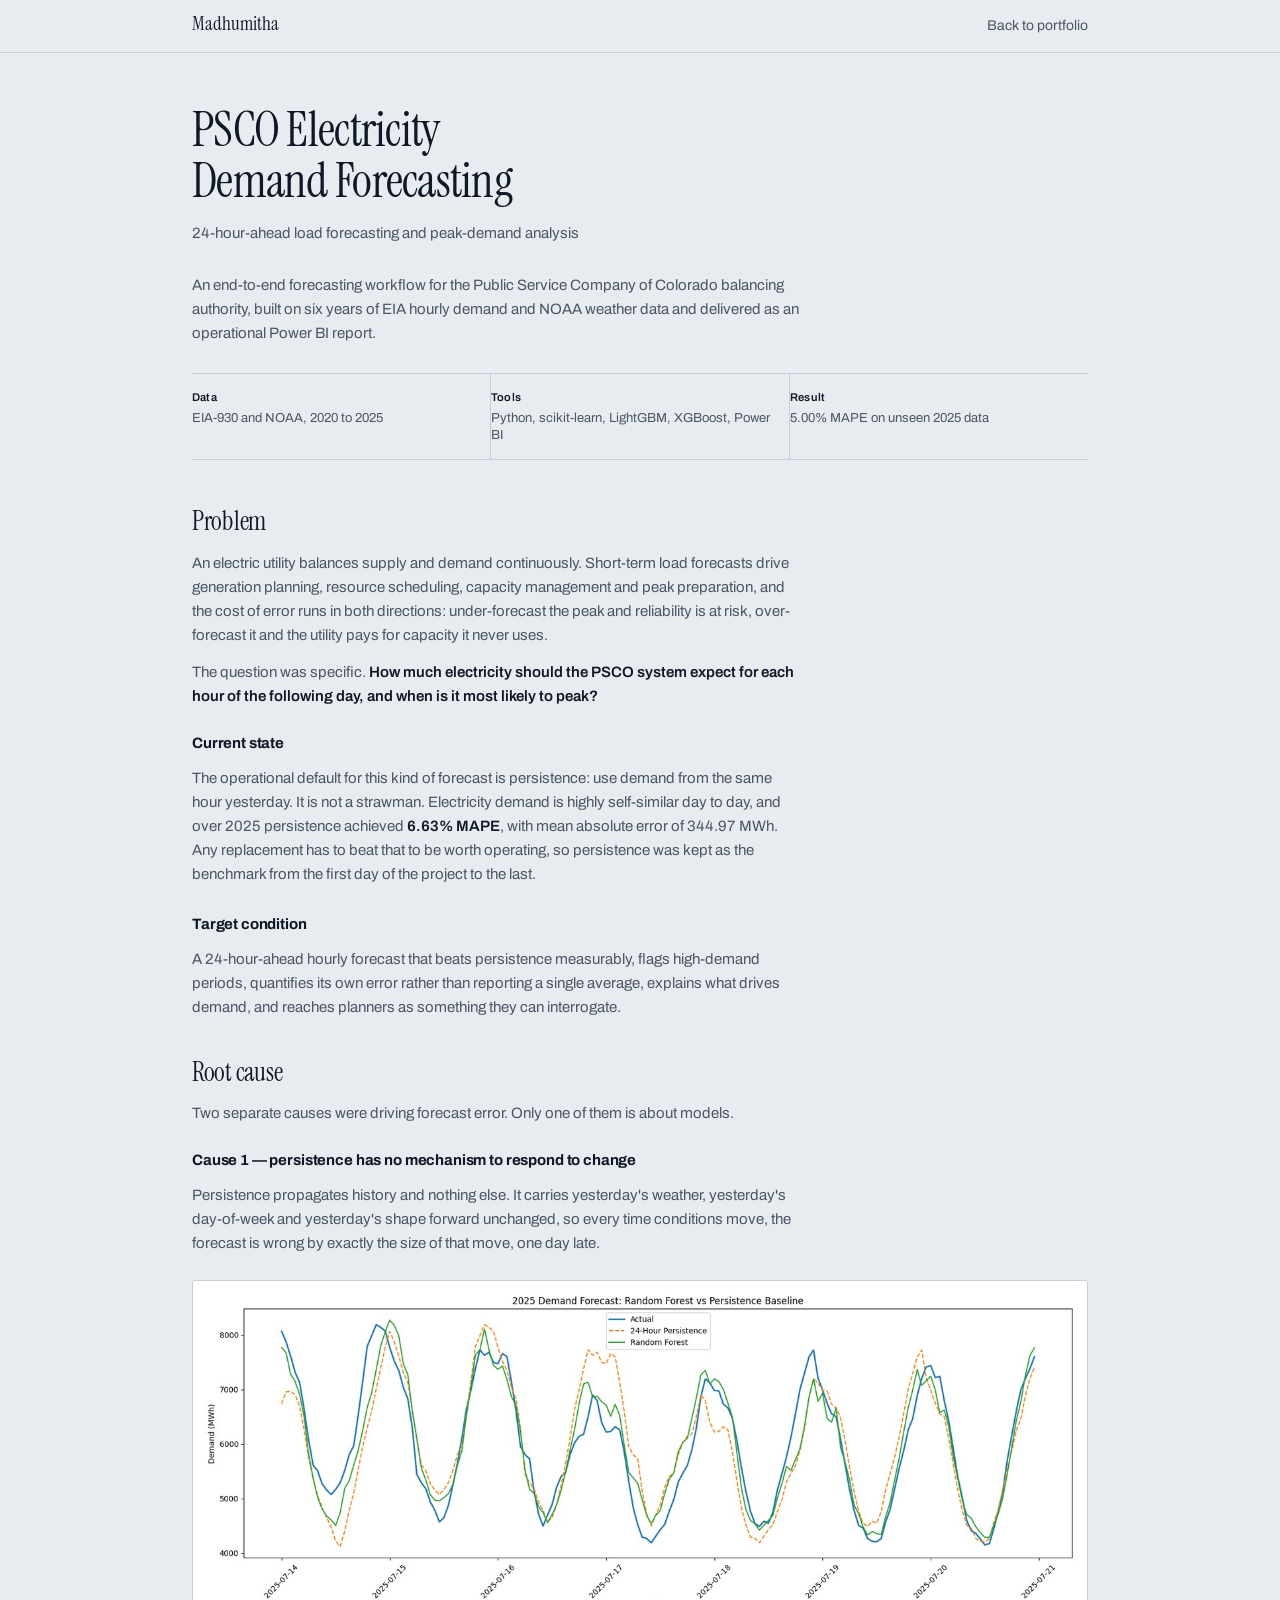
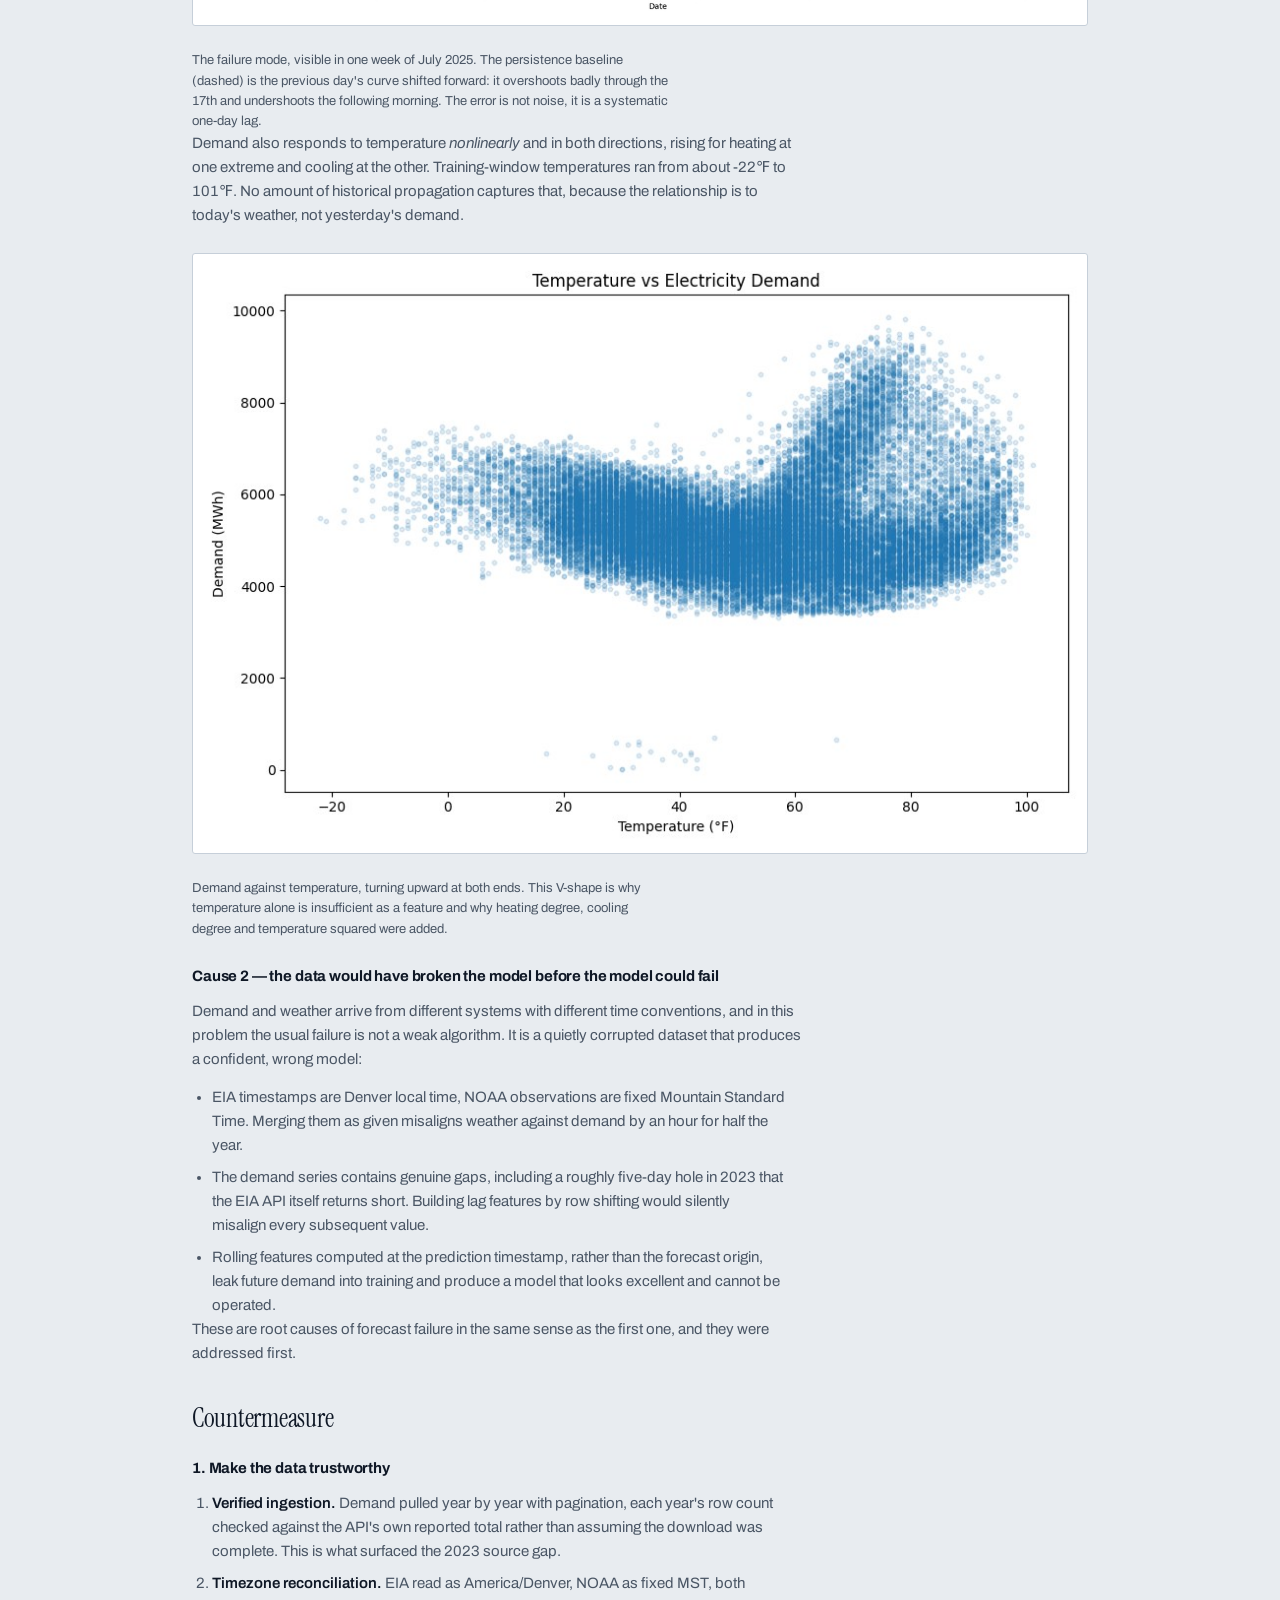
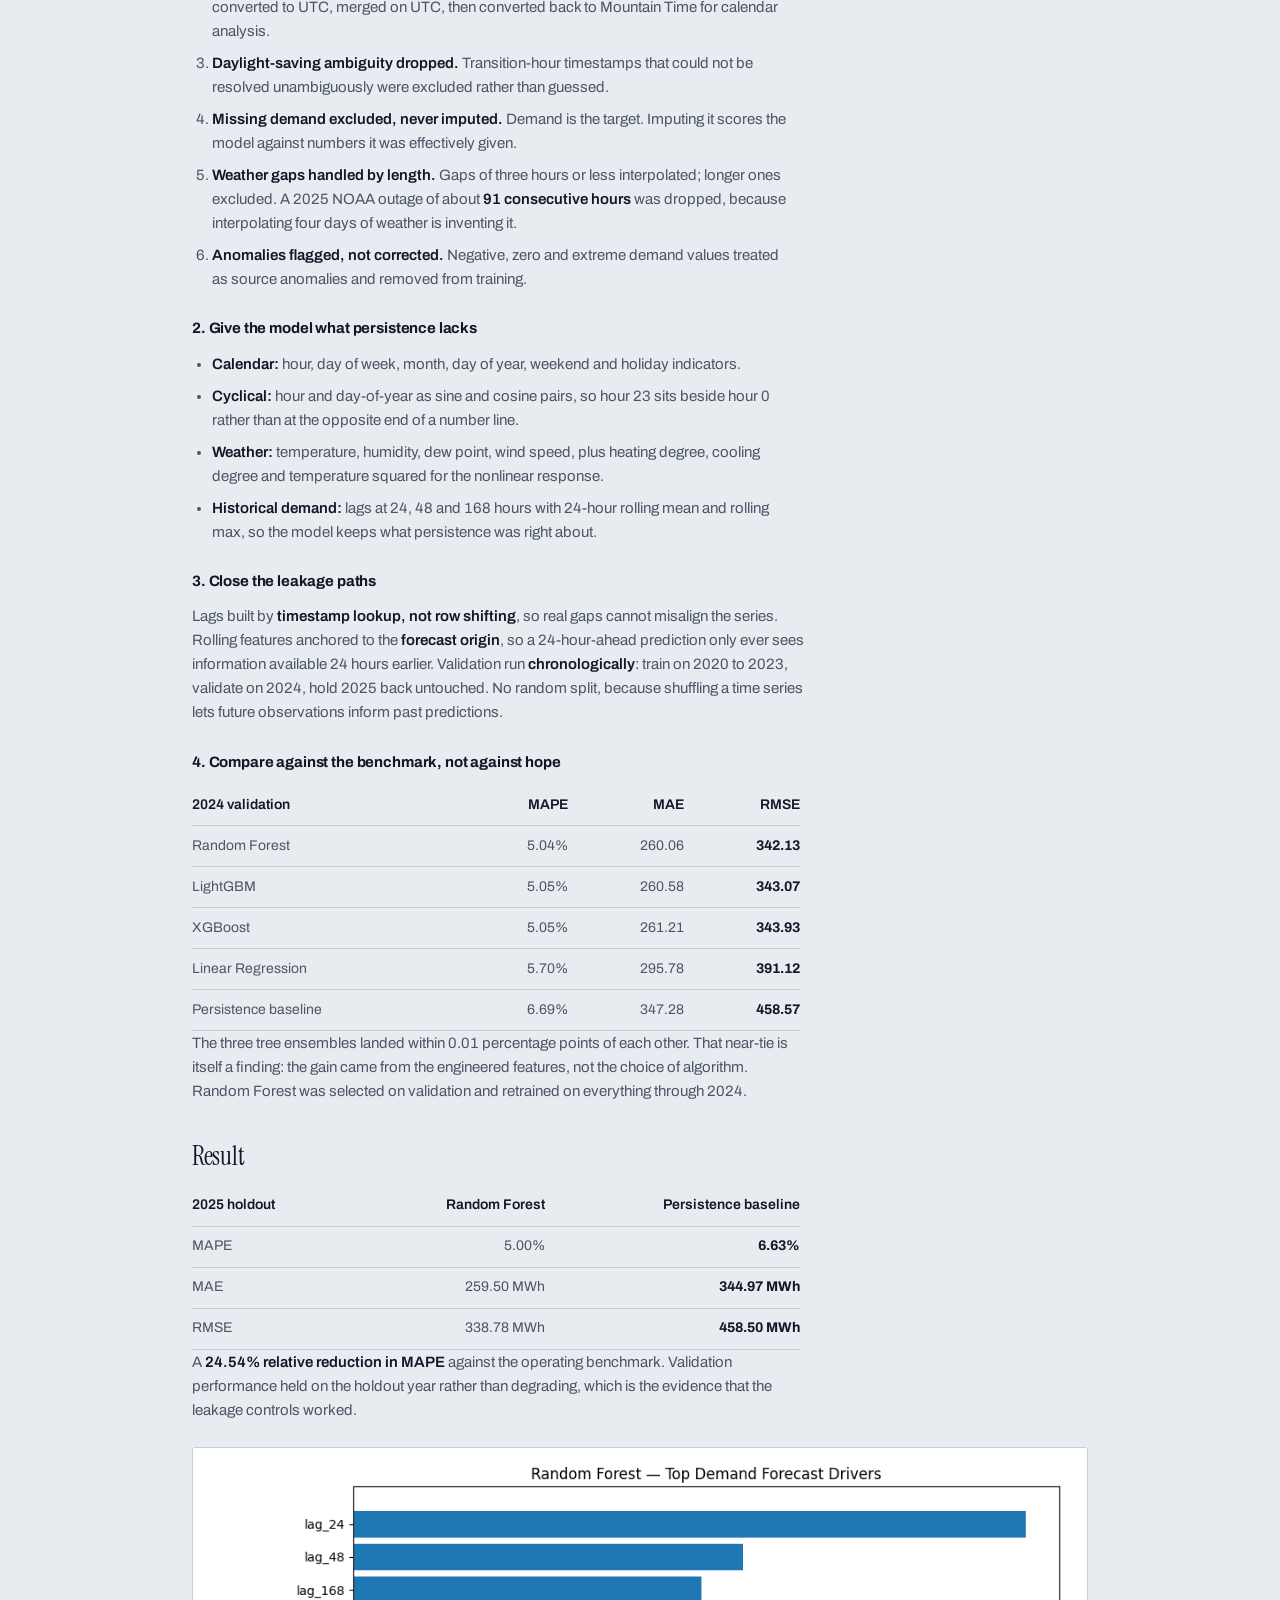
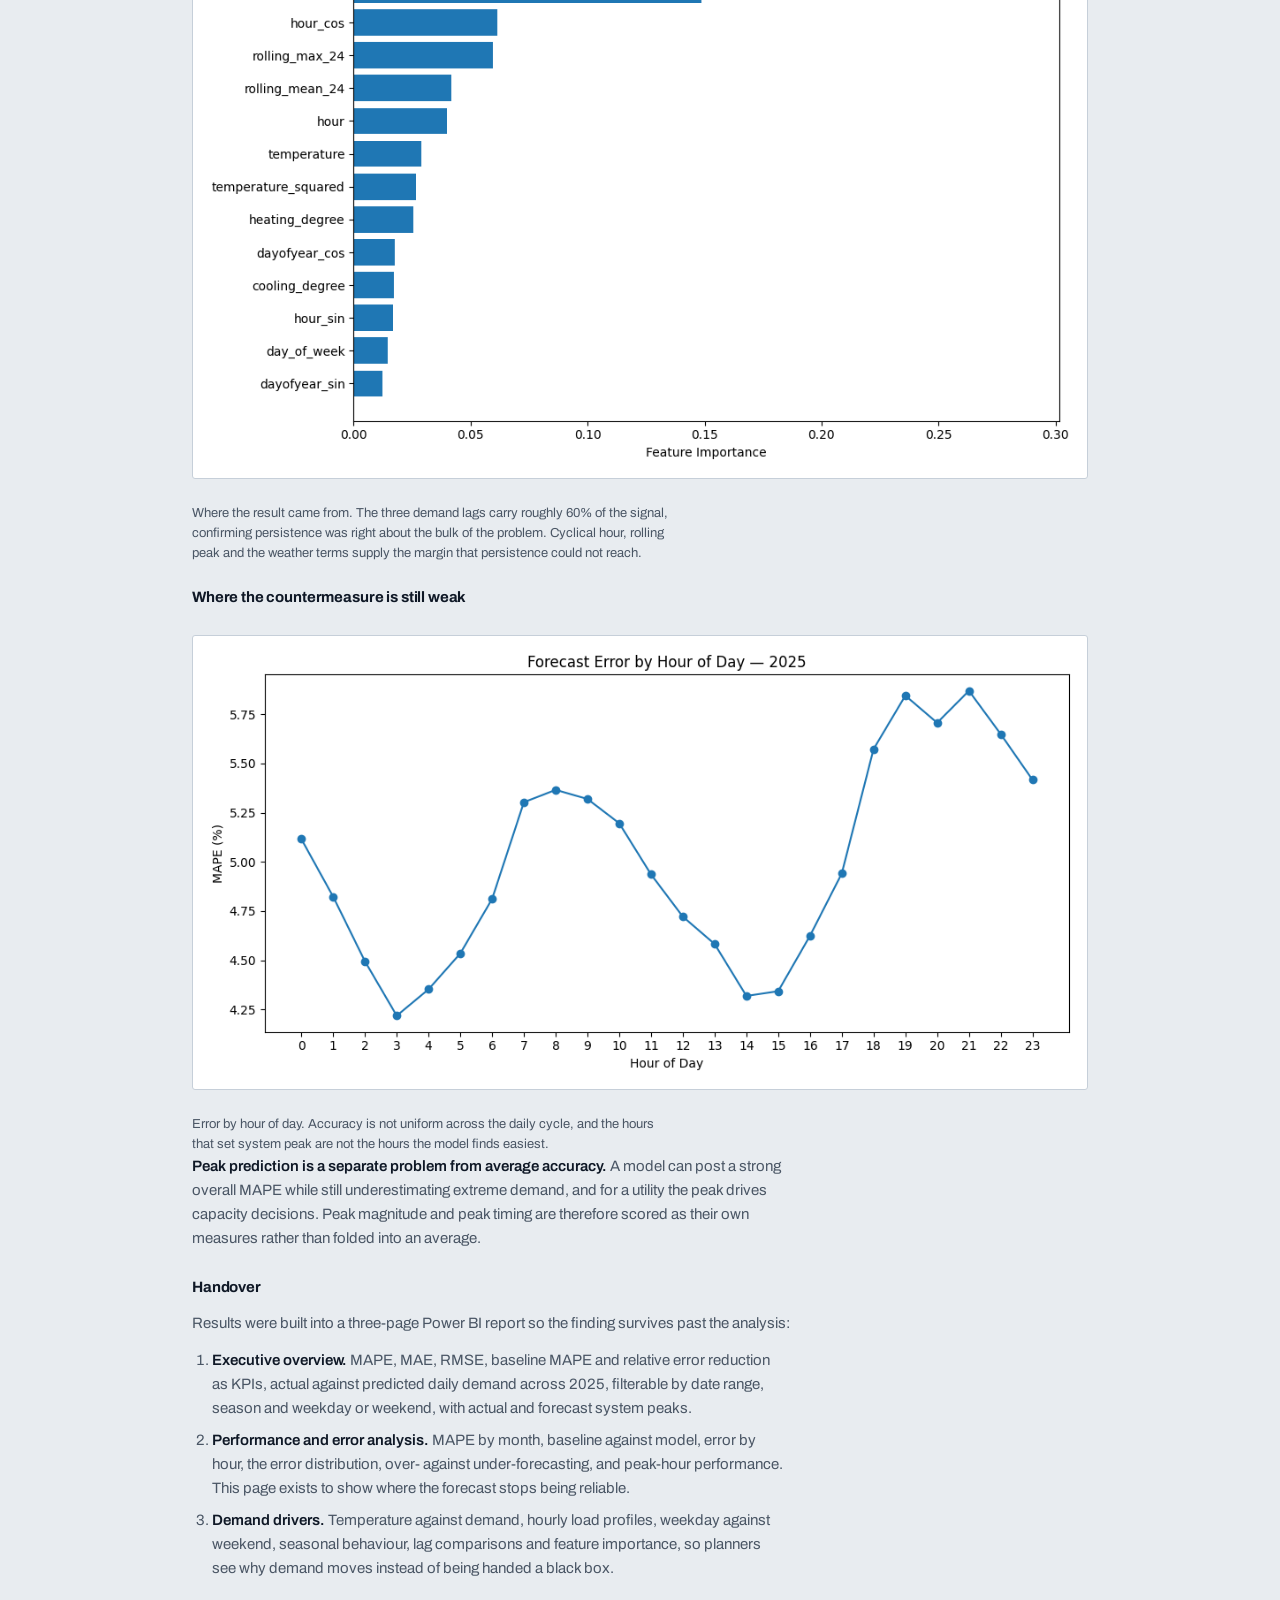
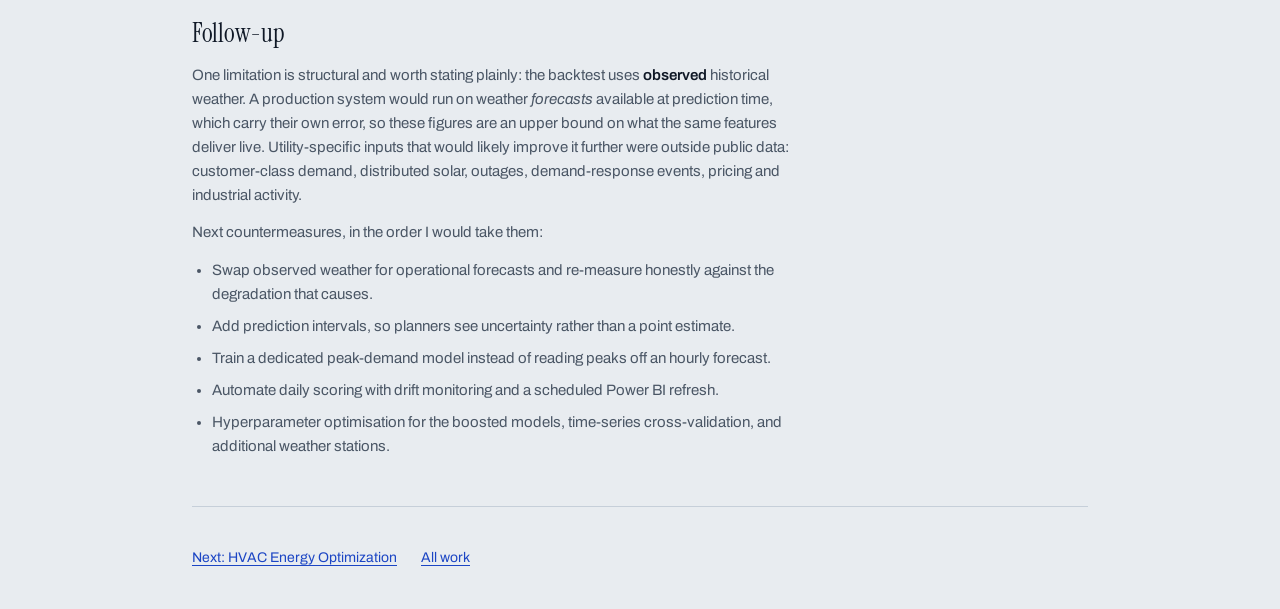
<file: energy-demand-forecasting.html>
<!doctype html>
<html lang="en">
<head>
<meta charset="utf-8">
<meta name="viewport" content="width=device-width,initial-scale=1,viewport-fit=cover">
<title>PSCO Electricity Demand Forecasting</title>
<meta name="description" content="24-hour-ahead load forecasting for the PSCO balancing authority: problem, root cause, countermeasure and result. 5.00% MAPE on unseen 2025 data, 24.5% better than persistence.">
<link rel="preconnect" href="https://fonts.googleapis.com">
<link rel="preconnect" href="https://fonts.gstatic.com" crossorigin>
<link rel="stylesheet" href="https://fonts.googleapis.com/css2?family=Archivo:wght@400;500;600;700;800&family=Instrument+Serif:ital@0;1&display=swap">
<link rel="stylesheet" href="style.css">
</head>
<body>
<header class="backbar">
  <div class="wrap">
    <a class="home" href="index.html">Madhumitha</a>
    <a class="back" href="index.html#work">Back to portfolio</a>
  </div>
</header>

<div class="wrap case">
  <div class="casehead">
    <h1>PSCO Electricity Demand Forecasting</h1>
    <p class="field">24-hour-ahead load forecasting and peak-demand analysis</p>
    <p class="lede">An end-to-end forecasting workflow for the Public Service Company of Colorado balancing authority, built on six years of EIA hourly demand and NOAA weather data and delivered as an operational Power BI report.</p>
  </div>

  <div class="casemeta">
    <div><b>Data</b><span>EIA-930 and NOAA, 2020 to 2025</span></div>
    <div><b>Tools</b><span>Python, scikit-learn, LightGBM, XGBoost, Power BI</span></div>
    <div><b>Result</b><span>5.00% MAPE on unseen 2025 data</span></div>
  </div>

  <section>
    <h2>Problem</h2>
    <p>An electric utility balances supply and demand continuously. Short-term load forecasts drive generation planning, resource scheduling, capacity management and peak preparation, and the cost of error runs in both directions: under-forecast the peak and reliability is at risk, over-forecast it and the utility pays for capacity it never uses.</p>
    <p>The question was specific. <strong>How much electricity should the PSCO system expect for each hour of the following day, and when is it most likely to peak?</strong></p>

    <h3>Current state</h3>
    <p>The operational default for this kind of forecast is persistence: use demand from the same hour yesterday. It is not a strawman. Electricity demand is highly self-similar day to day, and over 2025 persistence achieved <strong>6.63% MAPE</strong>, with mean absolute error of 344.97 MWh. Any replacement has to beat that to be worth operating, so persistence was kept as the benchmark from the first day of the project to the last.</p>

    <h3>Target condition</h3>
    <p>A 24-hour-ahead hourly forecast that beats persistence measurably, flags high-demand periods, quantifies its own error rather than reporting a single average, explains what drives demand, and reaches planners as something they can interrogate.</p>
  </section>

  <section>
    <h2>Root cause</h2>
    <p>Two separate causes were driving forecast error. Only one of them is about models.</p>

    <h3>Cause 1 — persistence has no mechanism to respond to change</h3>
    <p>Persistence propagates history and nothing else. It carries yesterday's weather, yesterday's day-of-week and yesterday's shape forward unchanged, so every time conditions move, the forecast is wrong by exactly the size of that move, one day late.</p>

    <figure class="fig">
      <img src="fc-week.jpg" alt="Hourly demand across a week in July 2025, comparing actual demand with the 24-hour persistence baseline and the Random Forest forecast.">
      <figcaption>The failure mode, visible in one week of July 2025. The persistence baseline (dashed) is the previous day's curve shifted forward: it overshoots badly through the 17th and undershoots the following morning. The error is not noise, it is a systematic one-day lag.</figcaption>
    </figure>

    <p>Demand also responds to temperature <em>nonlinearly</em> and in both directions, rising for heating at one extreme and cooling at the other. Training-window temperatures ran from about -22&#8457; to 101&#8457;. No amount of historical propagation captures that, because the relationship is to today's weather, not yesterday's demand.</p>

    <figure class="fig">
      <img src="fc-temp.jpg" alt="Scatter plot of hourly demand against temperature, showing demand rising at both low and high temperature extremes.">
      <figcaption>Demand against temperature, turning upward at both ends. This V-shape is why temperature alone is insufficient as a feature and why heating degree, cooling degree and temperature squared were added.</figcaption>
    </figure>

    <h3>Cause 2 — the data would have broken the model before the model could fail</h3>
    <p>Demand and weather arrive from different systems with different time conventions, and in this problem the usual failure is not a weak algorithm. It is a quietly corrupted dataset that produces a confident, wrong model:</p>
    <ul>
      <li>EIA timestamps are Denver local time, NOAA observations are fixed Mountain Standard Time. Merging them as given misaligns weather against demand by an hour for half the year.</li>
      <li>The demand series contains genuine gaps, including a roughly five-day hole in 2023 that the EIA API itself returns short. Building lag features by row shifting would silently misalign every subsequent value.</li>
      <li>Rolling features computed at the prediction timestamp, rather than the forecast origin, leak future demand into training and produce a model that looks excellent and cannot be operated.</li>
    </ul>
    <p>These are root causes of forecast failure in the same sense as the first one, and they were addressed first.</p>
  </section>

  <section>
    <h2>Countermeasure</h2>

    <h3>1. Make the data trustworthy</h3>
    <ol>
      <li><strong>Verified ingestion.</strong> Demand pulled year by year with pagination, each year's row count checked against the API's own reported total rather than assuming the download was complete. This is what surfaced the 2023 source gap.</li>
      <li><strong>Timezone reconciliation.</strong> EIA read as America/Denver, NOAA as fixed MST, both converted to UTC, merged on UTC, then converted back to Mountain Time for calendar analysis.</li>
      <li><strong>Daylight-saving ambiguity dropped.</strong> Transition-hour timestamps that could not be resolved unambiguously were excluded rather than guessed.</li>
      <li><strong>Missing demand excluded, never imputed.</strong> Demand is the target. Imputing it scores the model against numbers it was effectively given.</li>
      <li><strong>Weather gaps handled by length.</strong> Gaps of three hours or less interpolated; longer ones excluded. A 2025 NOAA outage of about <strong>91 consecutive hours</strong> was dropped, because interpolating four days of weather is inventing it.</li>
      <li><strong>Anomalies flagged, not corrected.</strong> Negative, zero and extreme demand values treated as source anomalies and removed from training.</li>
    </ol>

    <h3>2. Give the model what persistence lacks</h3>
    <ul>
      <li><strong>Calendar:</strong> hour, day of week, month, day of year, weekend and holiday indicators.</li>
      <li><strong>Cyclical:</strong> hour and day-of-year as sine and cosine pairs, so hour 23 sits beside hour 0 rather than at the opposite end of a number line.</li>
      <li><strong>Weather:</strong> temperature, humidity, dew point, wind speed, plus heating degree, cooling degree and temperature squared for the nonlinear response.</li>
      <li><strong>Historical demand:</strong> lags at 24, 48 and 168 hours with 24-hour rolling mean and rolling max, so the model keeps what persistence was right about.</li>
    </ul>

    <h3>3. Close the leakage paths</h3>
    <p>Lags built by <strong>timestamp lookup, not row shifting</strong>, so real gaps cannot misalign the series. Rolling features anchored to the <strong>forecast origin</strong>, so a 24-hour-ahead prediction only ever sees information available 24 hours earlier. Validation run <strong>chronologically</strong>: train on 2020 to 2023, validate on 2024, hold 2025 back untouched. No random split, because shuffling a time series lets future observations inform past predictions.</p>

    <h3>4. Compare against the benchmark, not against hope</h3>
    <div class="tablewrap">
      <table class="rtable">
        <tr><th>2024 validation</th><th>MAPE</th><th>MAE</th><th>RMSE</th></tr>
        <tr><td>Random Forest</td><td>5.04%</td><td>260.06</td><td>342.13</td></tr>
        <tr><td>LightGBM</td><td>5.05%</td><td>260.58</td><td>343.07</td></tr>
        <tr><td>XGBoost</td><td>5.05%</td><td>261.21</td><td>343.93</td></tr>
        <tr><td>Linear Regression</td><td>5.70%</td><td>295.78</td><td>391.12</td></tr>
        <tr><td>Persistence baseline</td><td>6.69%</td><td>347.28</td><td>458.57</td></tr>
      </table>
    </div>
    <p>The three tree ensembles landed within 0.01 percentage points of each other. That near-tie is itself a finding: the gain came from the engineered features, not the choice of algorithm. Random Forest was selected on validation and retrained on everything through 2024.</p>
  </section>

  <section>
    <h2>Result</h2>
    <div class="tablewrap">
      <table class="rtable">
        <tr><th>2025 holdout</th><th>Random Forest</th><th>Persistence baseline</th></tr>
        <tr><td>MAPE</td><td>5.00%</td><td>6.63%</td></tr>
        <tr><td>MAE</td><td>259.50 MWh</td><td>344.97 MWh</td></tr>
        <tr><td>RMSE</td><td>338.78 MWh</td><td>458.50 MWh</td></tr>
      </table>
    </div>
    <p>A <strong>24.54% relative reduction in MAPE</strong> against the operating benchmark. Validation performance held on the holdout year rather than degrading, which is the evidence that the leakage controls worked.</p>

    <figure class="fig">
      <img src="fc-drivers.png" alt="Horizontal bar chart of the top fifteen Random Forest feature importances, led by lag_24, lag_48 and lag_168.">
      <figcaption>Where the result came from. The three demand lags carry roughly 60% of the signal, confirming persistence was right about the bulk of the problem. Cyclical hour, rolling peak and the weather terms supply the margin that persistence could not reach.</figcaption>
    </figure>

    <h3>Where the countermeasure is still weak</h3>
    <figure class="fig">
      <img src="fc-error-hour.png" alt="Line chart of mean absolute percentage error by hour of day across 2025.">
      <figcaption>Error by hour of day. Accuracy is not uniform across the daily cycle, and the hours that set system peak are not the hours the model finds easiest.</figcaption>
    </figure>
    <p><strong>Peak prediction is a separate problem from average accuracy.</strong> A model can post a strong overall MAPE while still underestimating extreme demand, and for a utility the peak drives capacity decisions. Peak magnitude and peak timing are therefore scored as their own measures rather than folded into an average.</p>

    <h3>Handover</h3>
    <p>Results were built into a three-page Power BI report so the finding survives past the analysis:</p>
    <ol>
      <li><strong>Executive overview.</strong> MAPE, MAE, RMSE, baseline MAPE and relative error reduction as KPIs, actual against predicted daily demand across 2025, filterable by date range, season and weekday or weekend, with actual and forecast system peaks.</li>
      <li><strong>Performance and error analysis.</strong> MAPE by month, baseline against model, error by hour, the error distribution, over- against under-forecasting, and peak-hour performance. This page exists to show where the forecast stops being reliable.</li>
      <li><strong>Demand drivers.</strong> Temperature against demand, hourly load profiles, weekday against weekend, seasonal behaviour, lag comparisons and feature importance, so planners see why demand moves instead of being handed a black box.</li>
    </ol>
  </section>

  <section>
    <h2>Follow-up</h2>
    <p>One limitation is structural and worth stating plainly: the backtest uses <strong>observed</strong> historical weather. A production system would run on weather <em>forecasts</em> available at prediction time, which carry their own error, so these figures are an upper bound on what the same features deliver live. Utility-specific inputs that would likely improve it further were outside public data: customer-class demand, distributed solar, outages, demand-response events, pricing and industrial activity.</p>
    <p>Next countermeasures, in the order I would take them:</p>
    <ul>
      <li>Swap observed weather for operational forecasts and re-measure honestly against the degradation that causes.</li>
      <li>Add prediction intervals, so planners see uncertainty rather than a point estimate.</li>
      <li>Train a dedicated peak-demand model instead of reading peaks off an hourly forecast.</li>
      <li>Automate daily scoring with drift monitoring and a scheduled Power BI refresh.</li>
      <li>Hyperparameter optimisation for the boosted models, time-series cross-validation, and additional weather stations.</li>
    </ul>
  </section>

  <div class="nextprev">
    <a href="hvac-energy-optimization.html">Next: HVAC Energy Optimization</a>
    <a href="index.html">All work</a>
  </div>
</div>

</body>
</html>
</file>
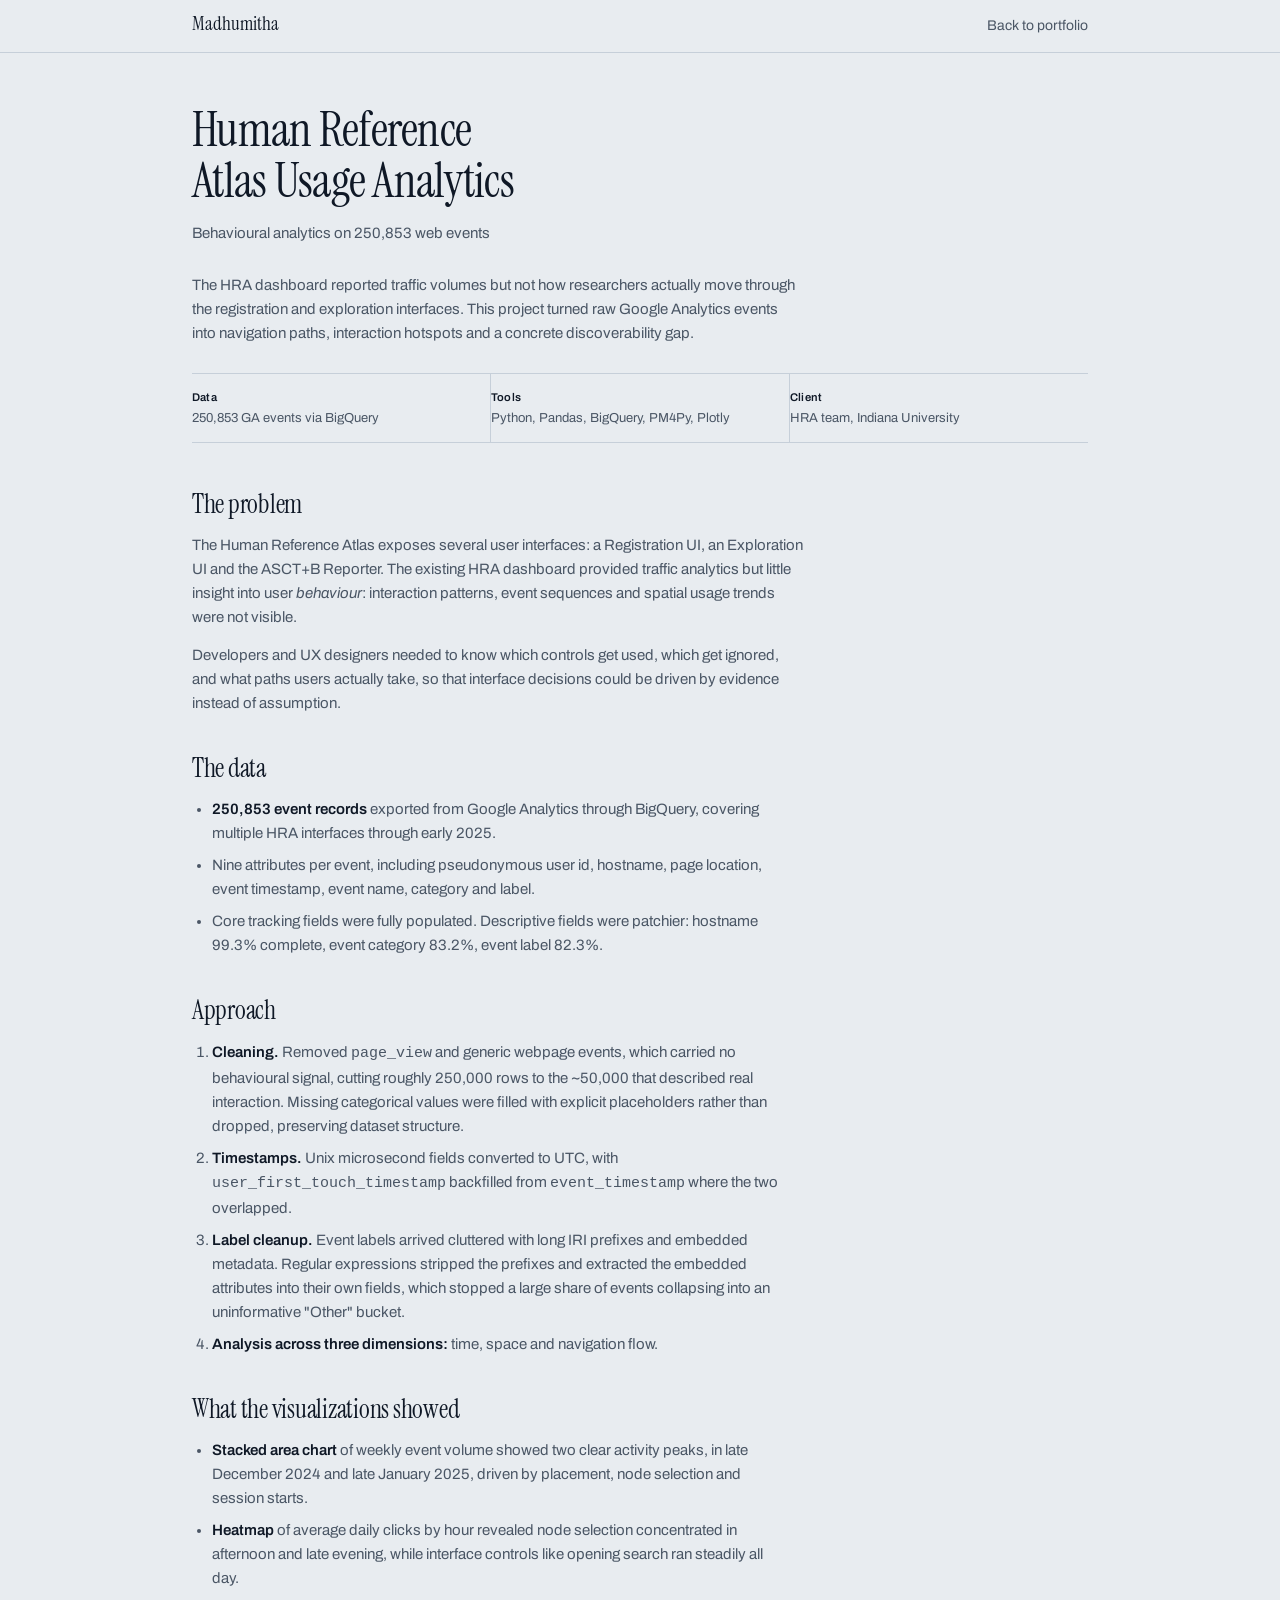
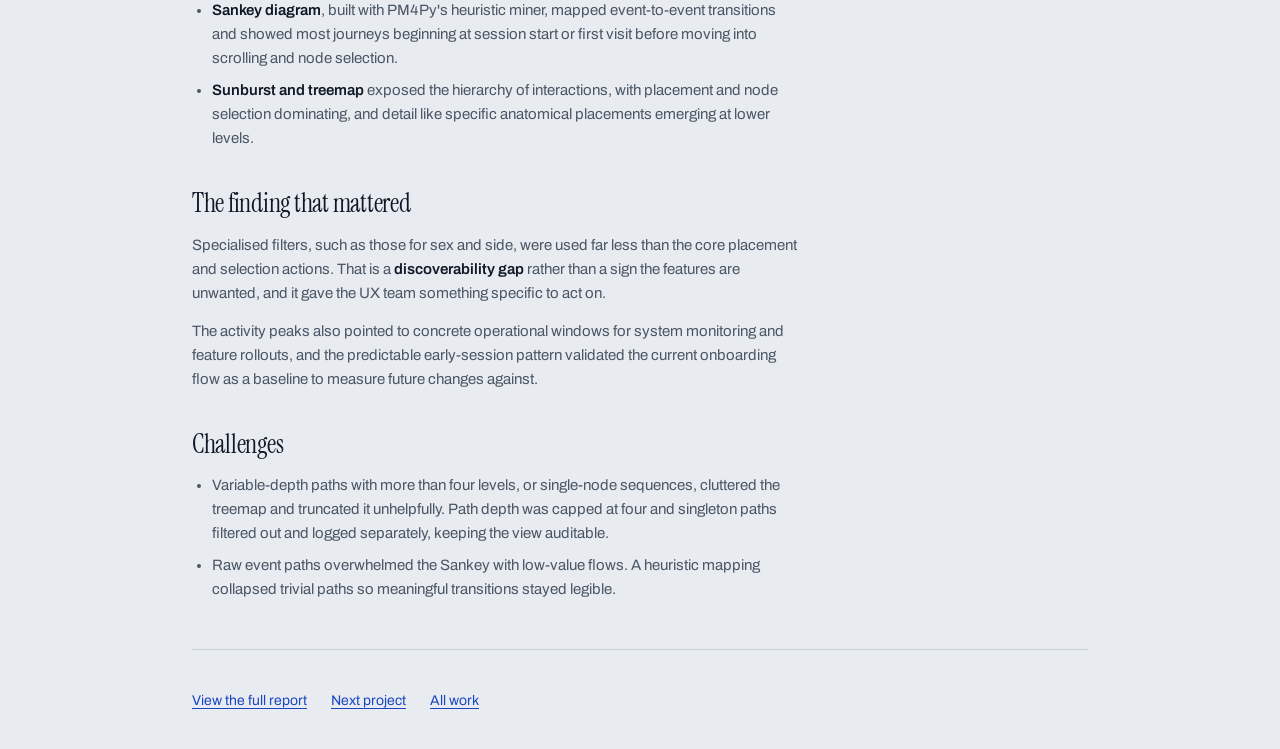
<file: hra-usage-analytics.html>
<!doctype html>
<html lang="en">
<head>
<meta charset="utf-8">
<meta name="viewport" content="width=device-width,initial-scale=1,viewport-fit=cover">
<title>Human Reference Atlas Usage Analytics</title>
<meta name="description" content="Turning 250,853 Google Analytics events into usability findings for the Human Reference Atlas interfaces.">
<link rel="preconnect" href="https://fonts.googleapis.com">
<link rel="preconnect" href="https://fonts.gstatic.com" crossorigin>
<link rel="stylesheet" href="https://fonts.googleapis.com/css2?family=Archivo:wght@400;500;600;700;800&family=Instrument+Serif:ital@0;1&display=swap">
<link rel="stylesheet" href="style.css">
</head>
<body>
<header class="backbar">
  <div class="wrap">
    <a class="home" href="index.html">Madhumitha</a>
    <a class="back" href="index.html#built">Back to portfolio</a>
  </div>
</header>

<div class="wrap case">
  <div class="casehead">
    <h1>Human Reference Atlas Usage Analytics</h1>
    <p class="field">Behavioural analytics on 250,853 web events</p>
    <p class="lede">The HRA dashboard reported traffic volumes but not how researchers actually move through the registration and exploration interfaces. This project turned raw Google Analytics events into navigation paths, interaction hotspots and a concrete discoverability gap.</p>
  </div>

  <div class="casemeta">
    <div><b>Data</b><span>250,853 GA events via BigQuery</span></div>
    <div><b>Tools</b><span>Python, Pandas, BigQuery, PM4Py, Plotly</span></div>
    <div><b>Client</b><span>HRA team, Indiana University</span></div>
  </div>

  <section>
    <h2>The problem</h2>
    <p>The Human Reference Atlas exposes several user interfaces: a Registration UI, an Exploration UI and the ASCT+B Reporter. The existing HRA dashboard provided traffic analytics but little insight into user <em>behaviour</em>: interaction patterns, event sequences and spatial usage trends were not visible.</p>
    <p>Developers and UX designers needed to know which controls get used, which get ignored, and what paths users actually take, so that interface decisions could be driven by evidence instead of assumption.</p>
  </section>

  <section>
    <h2>The data</h2>
    <ul>
      <li><strong>250,853 event records</strong> exported from Google Analytics through BigQuery, covering multiple HRA interfaces through early 2025.</li>
      <li>Nine attributes per event, including pseudonymous user id, hostname, page location, event timestamp, event name, category and label.</li>
      <li>Core tracking fields were fully populated. Descriptive fields were patchier: hostname 99.3% complete, event category 83.2%, event label 82.3%.</li>
    </ul>
  </section>

  <section>
    <h2>Approach</h2>
    <ol>
      <li><strong>Cleaning.</strong> Removed <code>page_view</code> and generic webpage events, which carried no behavioural signal, cutting roughly 250,000 rows to the ~50,000 that described real interaction. Missing categorical values were filled with explicit placeholders rather than dropped, preserving dataset structure.</li>
      <li><strong>Timestamps.</strong> Unix microsecond fields converted to UTC, with <code>user_first_touch_timestamp</code> backfilled from <code>event_timestamp</code> where the two overlapped.</li>
      <li><strong>Label cleanup.</strong> Event labels arrived cluttered with long IRI prefixes and embedded metadata. Regular expressions stripped the prefixes and extracted the embedded attributes into their own fields, which stopped a large share of events collapsing into an uninformative "Other" bucket.</li>
      <li><strong>Analysis across three dimensions:</strong> time, space and navigation flow.</li>
    </ol>
  </section>

  <section>
    <h2>What the visualizations showed</h2>
    <ul>
      <li><strong>Stacked area chart</strong> of weekly event volume showed two clear activity peaks, in late December 2024 and late January 2025, driven by placement, node selection and session starts.</li>
      <li><strong>Heatmap</strong> of average daily clicks by hour revealed node selection concentrated in afternoon and late evening, while interface controls like opening search ran steadily all day.</li>
      <li><strong>Sankey diagram</strong>, built with PM4Py's heuristic miner, mapped event-to-event transitions and showed most journeys beginning at session start or first visit before moving into scrolling and node selection.</li>
      <li><strong>Sunburst and treemap</strong> exposed the hierarchy of interactions, with placement and node selection dominating, and detail like specific anatomical placements emerging at lower levels.</li>
    </ul>
  </section>

  <section>
    <h2>The finding that mattered</h2>
    <p>Specialised filters, such as those for sex and side, were used far less than the core placement and selection actions. That is a <strong>discoverability gap</strong> rather than a sign the features are unwanted, and it gave the UX team something specific to act on.</p>
    <p>The activity peaks also pointed to concrete operational windows for system monitoring and feature rollouts, and the predictable early-session pattern validated the current onboarding flow as a baseline to measure future changes against.</p>
  </section>

  <section>
    <h2>Challenges</h2>
    <ul>
      <li>Variable-depth paths with more than four levels, or single-node sequences, cluttered the treemap and truncated it unhelpfully. Path depth was capped at four and singleton paths filtered out and logged separately, keeping the view auditable.</li>
      <li>Raw event paths overwhelmed the Sankey with low-value flows. A heuristic mapping collapsed trivial paths so meaningful transitions stayed legible.</li>
    </ul>
  </section>

  <div class="nextprev">
    <a href="https://docs.google.com/document/d/1uz7vreOzreWLyboQrv101cdnDWT9Gq9s/edit" target="_blank" rel="noopener">View the full report</a>
    <a href="rag-course-advisor.html">Next project</a>
    <a href="index.html">All work</a>
  </div>
</div>

</body>
</html>
</file>
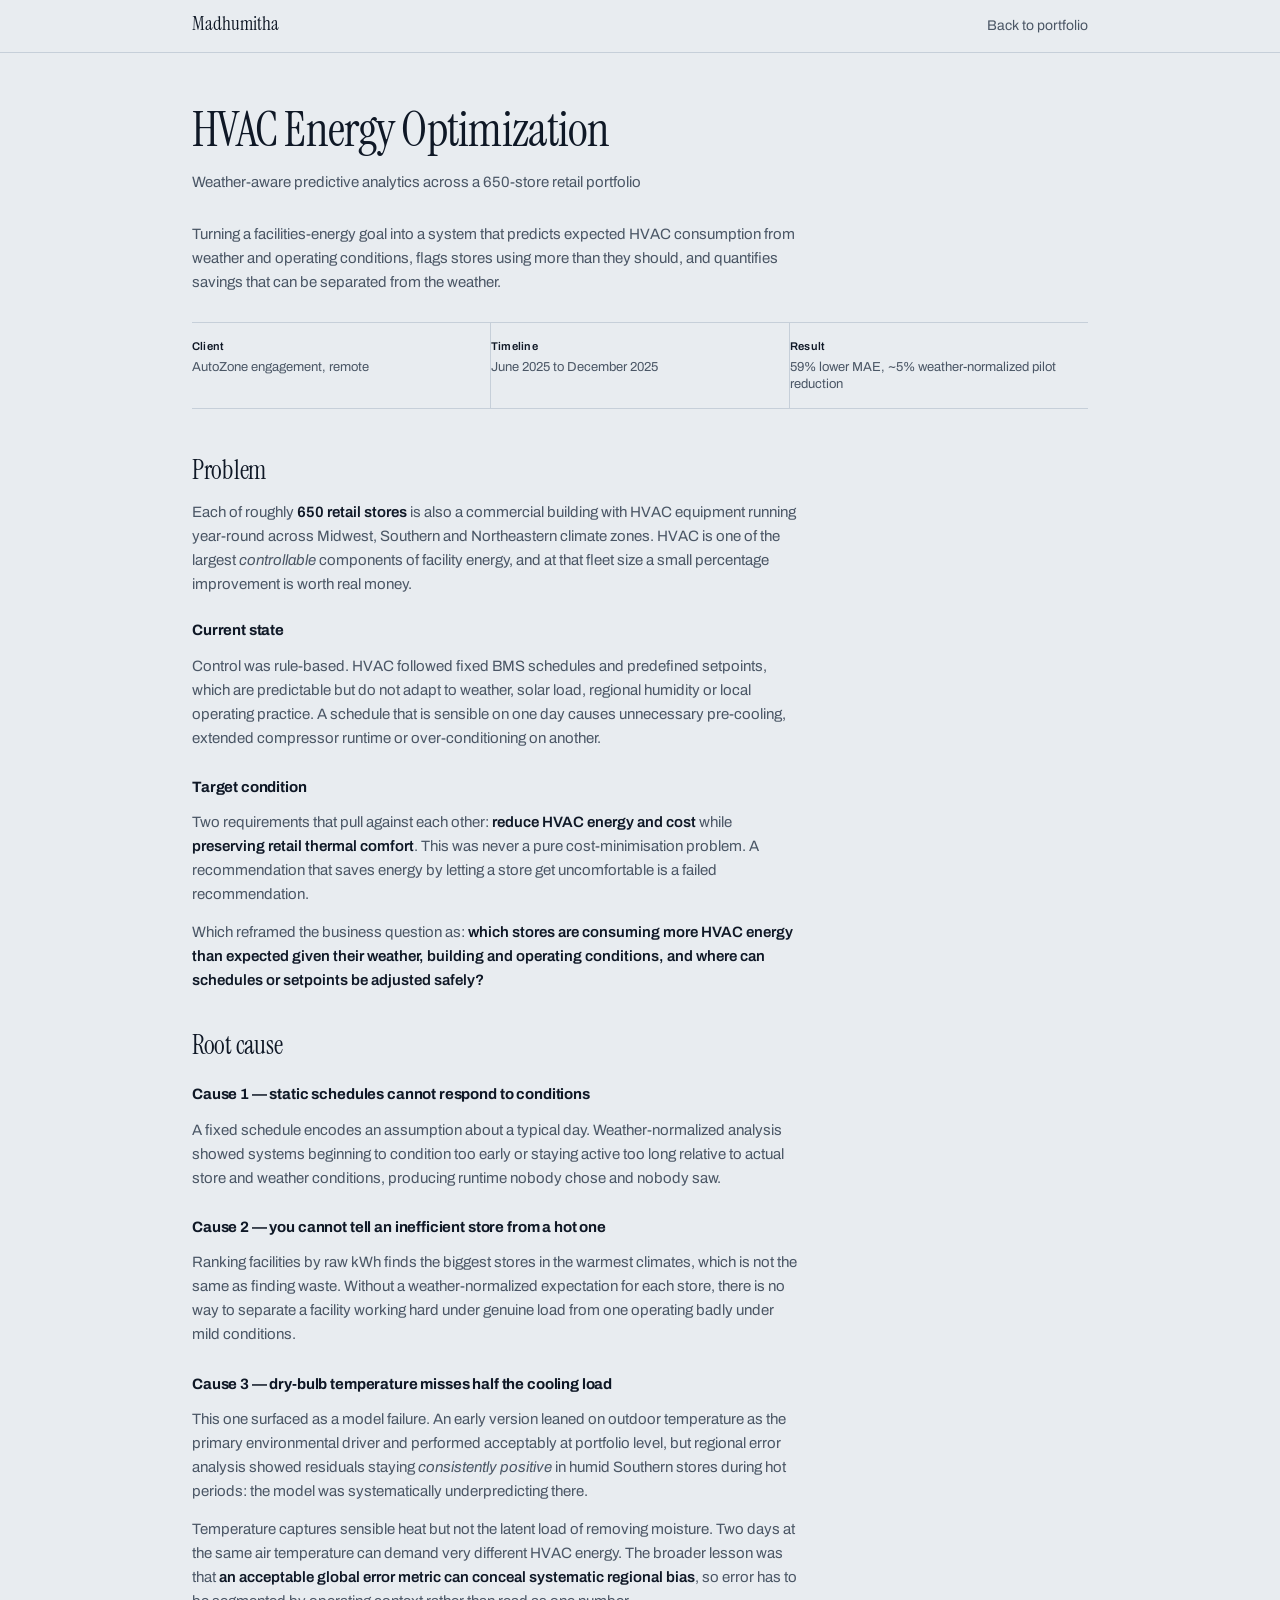
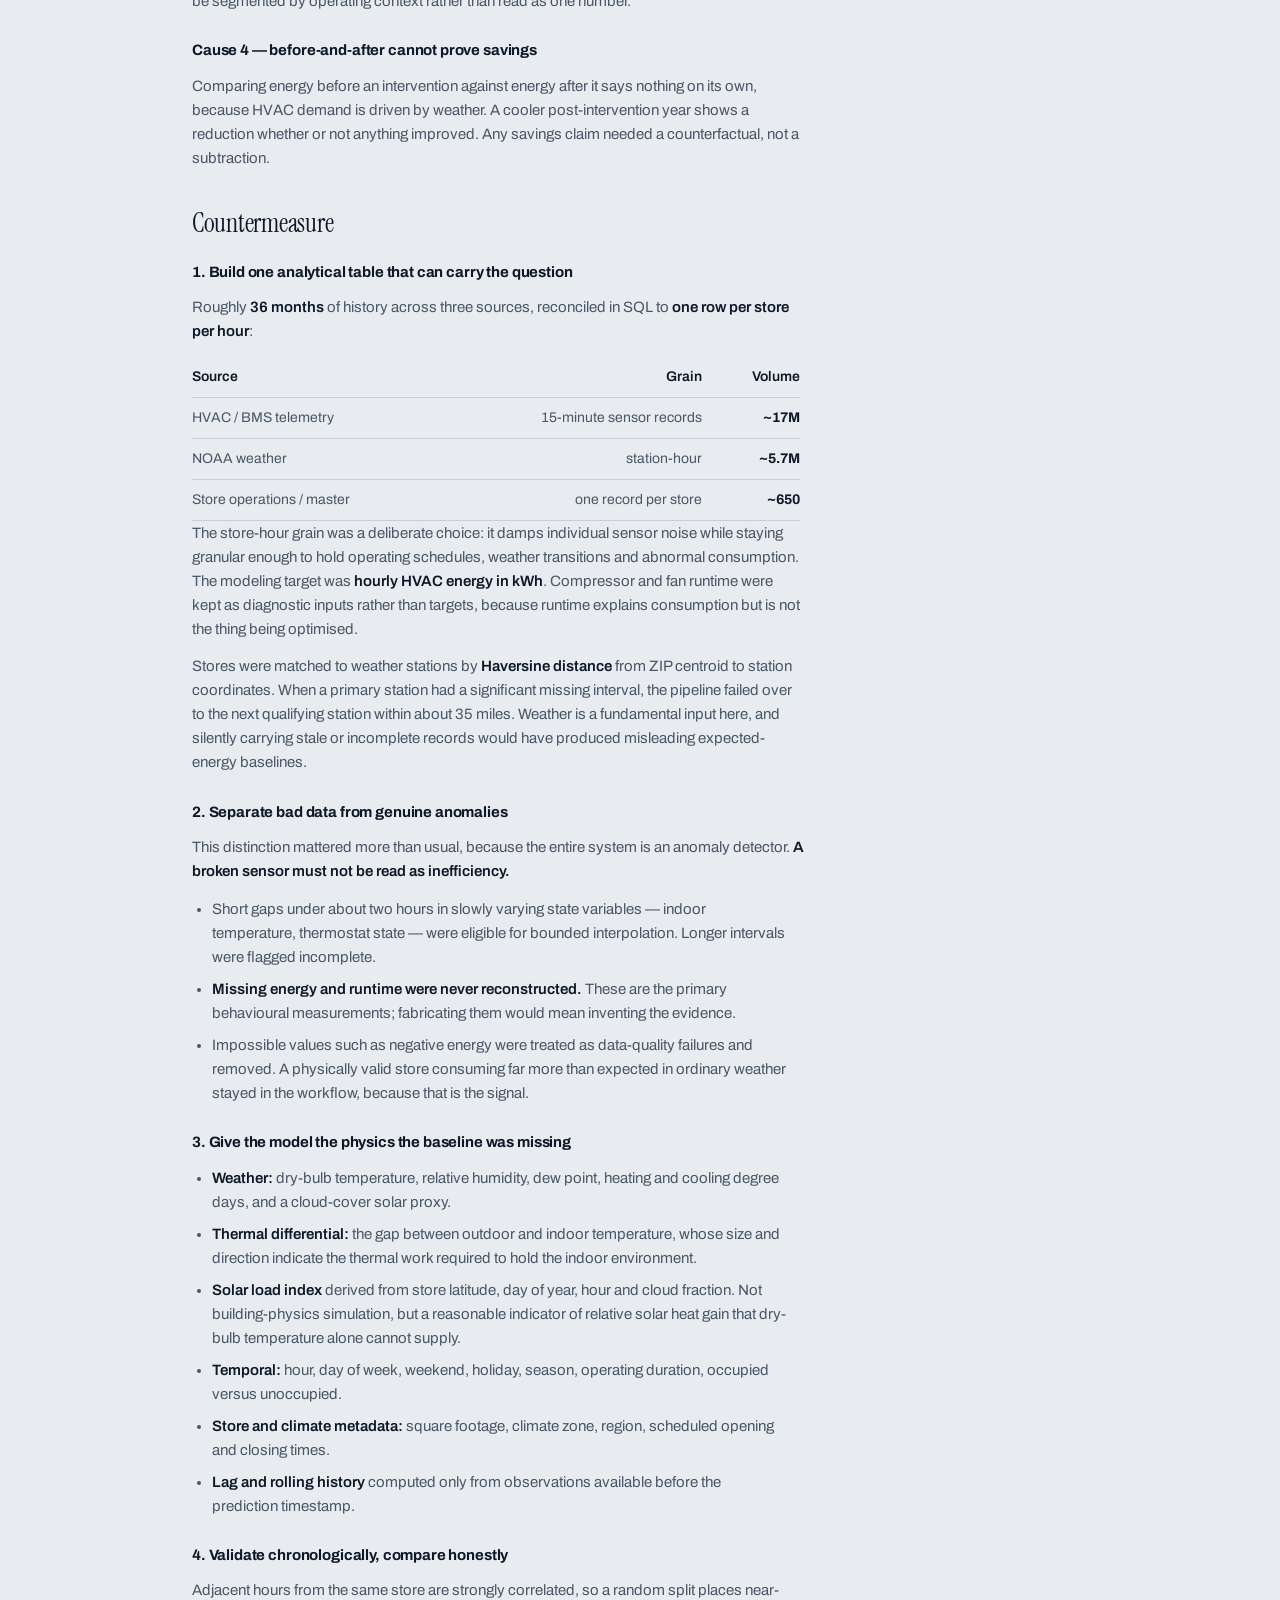
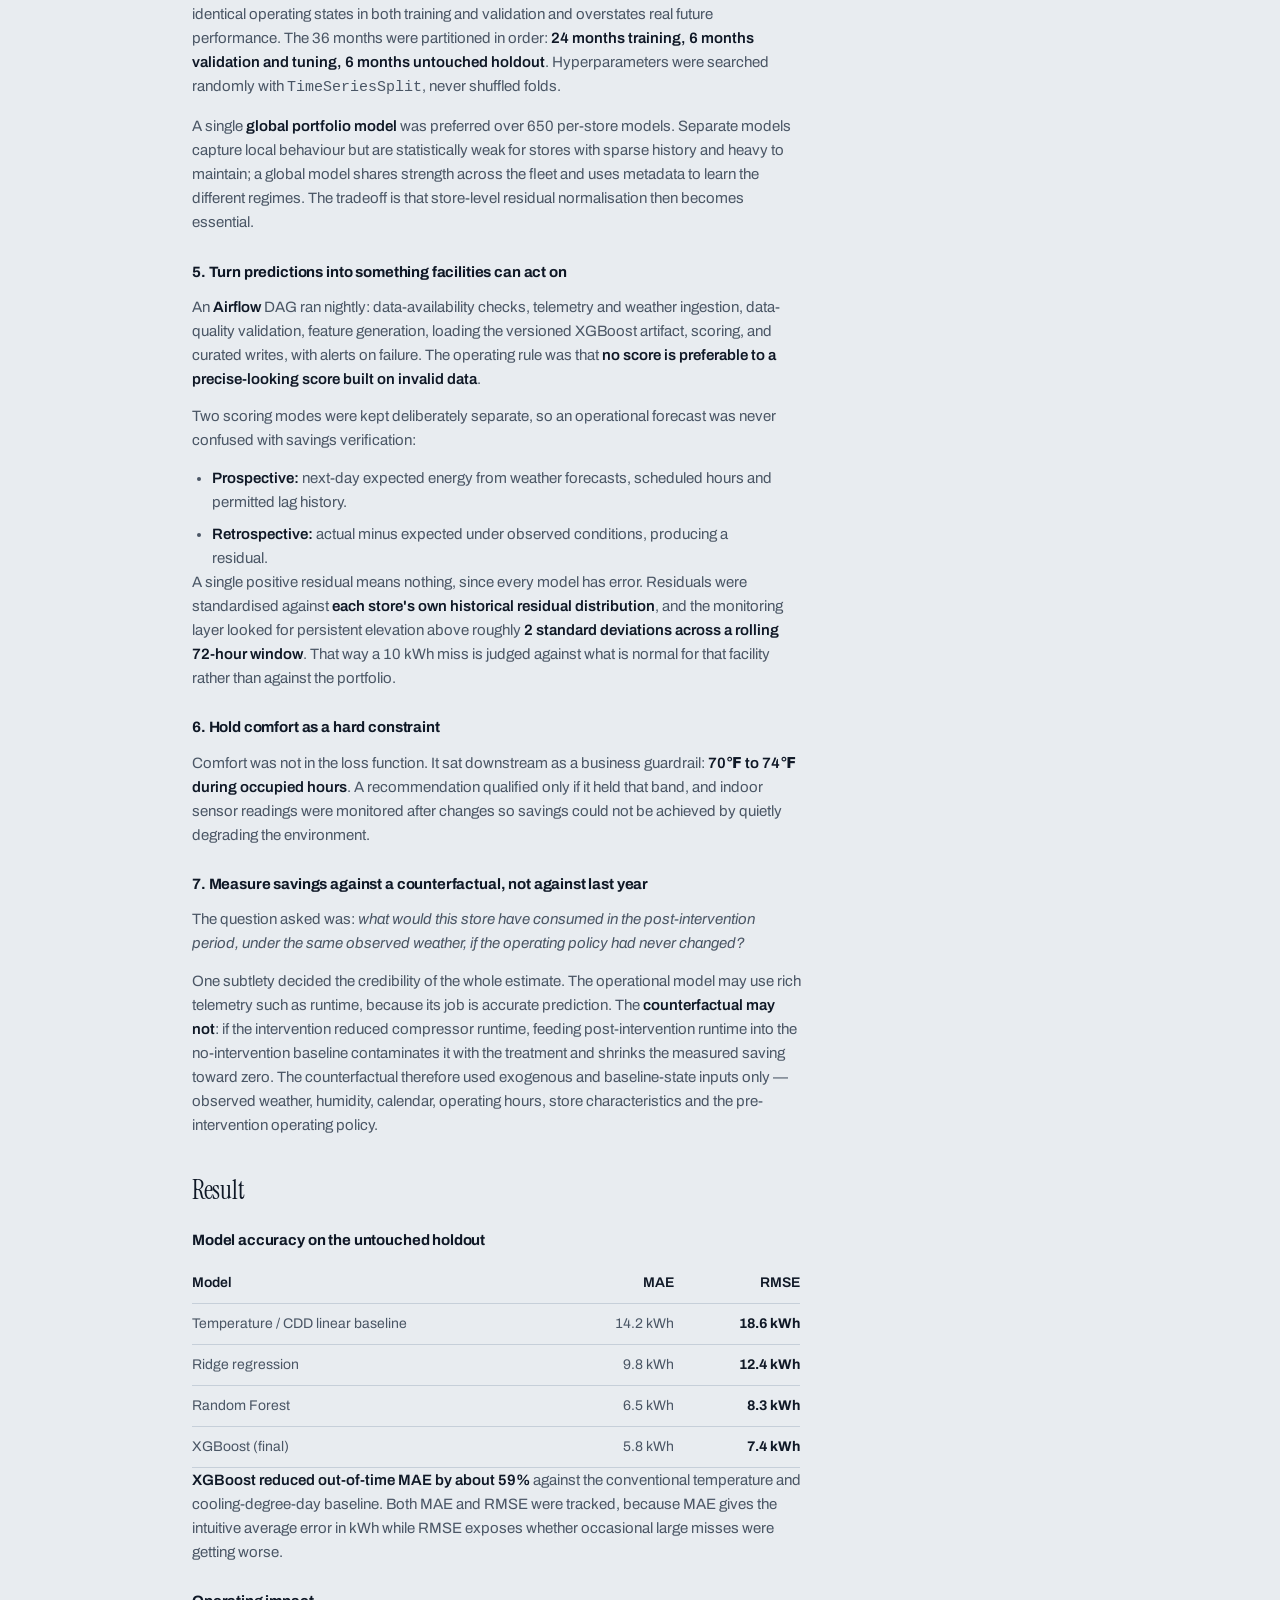
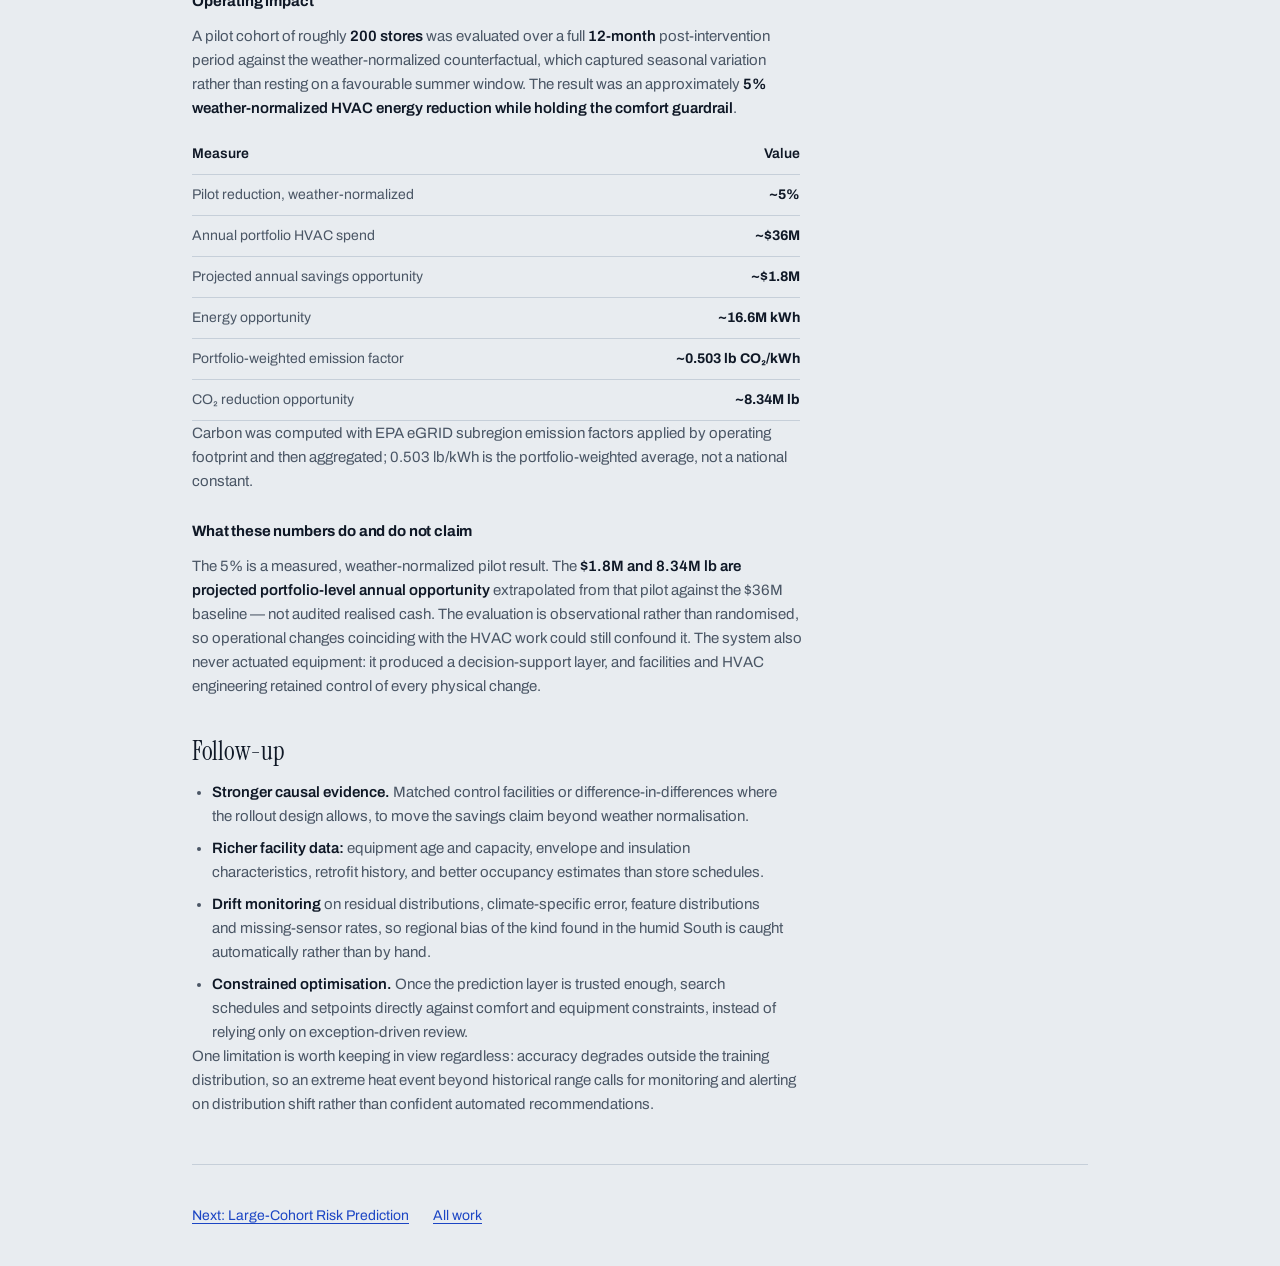
<file: hvac-energy-optimization.html>
<!doctype html>
<html lang="en">
<head>
<meta charset="utf-8">
<meta name="viewport" content="width=device-width,initial-scale=1,viewport-fit=cover">
<title>HVAC Energy Optimization</title>
<meta name="description" content="Weather-aware HVAC energy analytics across ~650 retail stores: problem, root cause, countermeasure and result. 59% lower MAE and a 5% weather-normalized pilot reduction.">
<link rel="preconnect" href="https://fonts.googleapis.com">
<link rel="preconnect" href="https://fonts.gstatic.com" crossorigin>
<link rel="stylesheet" href="https://fonts.googleapis.com/css2?family=Archivo:wght@400;500;600;700;800&family=Instrument+Serif:ital@0;1&display=swap">
<link rel="stylesheet" href="style.css">
</head>
<body>
<header class="backbar">
  <div class="wrap">
    <a class="home" href="index.html">Madhumitha</a>
    <a class="back" href="index.html#work">Back to portfolio</a>
  </div>
</header>

<div class="wrap case">
  <div class="casehead">
    <h1>HVAC Energy Optimization</h1>
    <p class="field">Weather-aware predictive analytics across a 650-store retail portfolio</p>
    <p class="lede">Turning a facilities-energy goal into a system that predicts expected HVAC consumption from weather and operating conditions, flags stores using more than they should, and quantifies savings that can be separated from the weather.</p>
  </div>

  <div class="casemeta">
    <div><b>Client</b><span>AutoZone engagement, remote</span></div>
    <div><b>Timeline</b><span>June 2025 to December 2025</span></div>
    <div><b>Result</b><span>59% lower MAE, ~5% weather-normalized pilot reduction</span></div>
  </div>

  <section>
    <h2>Problem</h2>
    <p>Each of roughly <strong>650 retail stores</strong> is also a commercial building with HVAC equipment running year-round across Midwest, Southern and Northeastern climate zones. HVAC is one of the largest <em>controllable</em> components of facility energy, and at that fleet size a small percentage improvement is worth real money.</p>

    <h3>Current state</h3>
    <p>Control was rule-based. HVAC followed fixed BMS schedules and predefined setpoints, which are predictable but do not adapt to weather, solar load, regional humidity or local operating practice. A schedule that is sensible on one day causes unnecessary pre-cooling, extended compressor runtime or over-conditioning on another.</p>

    <h3>Target condition</h3>
    <p>Two requirements that pull against each other: <strong>reduce HVAC energy and cost</strong> while <strong>preserving retail thermal comfort</strong>. This was never a pure cost-minimisation problem. A recommendation that saves energy by letting a store get uncomfortable is a failed recommendation.</p>
    <p>Which reframed the business question as: <strong>which stores are consuming more HVAC energy than expected given their weather, building and operating conditions, and where can schedules or setpoints be adjusted safely?</strong></p>
  </section>

  <section>
    <h2>Root cause</h2>

    <h3>Cause 1 — static schedules cannot respond to conditions</h3>
    <p>A fixed schedule encodes an assumption about a typical day. Weather-normalized analysis showed systems beginning to condition too early or staying active too long relative to actual store and weather conditions, producing runtime nobody chose and nobody saw.</p>

    <h3>Cause 2 — you cannot tell an inefficient store from a hot one</h3>
    <p>Ranking facilities by raw kWh finds the biggest stores in the warmest climates, which is not the same as finding waste. Without a weather-normalized expectation for each store, there is no way to separate a facility working hard under genuine load from one operating badly under mild conditions.</p>

    <h3>Cause 3 — dry-bulb temperature misses half the cooling load</h3>
    <p>This one surfaced as a model failure. An early version leaned on outdoor temperature as the primary environmental driver and performed acceptably at portfolio level, but regional error analysis showed residuals staying <em>consistently positive</em> in humid Southern stores during hot periods: the model was systematically underpredicting there.</p>
    <p>Temperature captures sensible heat but not the latent load of removing moisture. Two days at the same air temperature can demand very different HVAC energy. The broader lesson was that <strong>an acceptable global error metric can conceal systematic regional bias</strong>, so error has to be segmented by operating context rather than read as one number.</p>

    <h3>Cause 4 — before-and-after cannot prove savings</h3>
    <p>Comparing energy before an intervention against energy after it says nothing on its own, because HVAC demand is driven by weather. A cooler post-intervention year shows a reduction whether or not anything improved. Any savings claim needed a counterfactual, not a subtraction.</p>
  </section>

  <section>
    <h2>Countermeasure</h2>

    <h3>1. Build one analytical table that can carry the question</h3>
    <p>Roughly <strong>36 months</strong> of history across three sources, reconciled in SQL to <strong>one row per store per hour</strong>:</p>
    <div class="tablewrap">
      <table class="rtable">
        <tr><th>Source</th><th>Grain</th><th>Volume</th></tr>
        <tr><td>HVAC / BMS telemetry</td><td>15-minute sensor records</td><td>~17M</td></tr>
        <tr><td>NOAA weather</td><td>station-hour</td><td>~5.7M</td></tr>
        <tr><td>Store operations / master</td><td>one record per store</td><td>~650</td></tr>
      </table>
    </div>
    <p>The store-hour grain was a deliberate choice: it damps individual sensor noise while staying granular enough to hold operating schedules, weather transitions and abnormal consumption. The modeling target was <strong>hourly HVAC energy in kWh</strong>. Compressor and fan runtime were kept as diagnostic inputs rather than targets, because runtime explains consumption but is not the thing being optimised.</p>
    <p>Stores were matched to weather stations by <strong>Haversine distance</strong> from ZIP centroid to station coordinates. When a primary station had a significant missing interval, the pipeline failed over to the next qualifying station within about 35 miles. Weather is a fundamental input here, and silently carrying stale or incomplete records would have produced misleading expected-energy baselines.</p>

    <h3>2. Separate bad data from genuine anomalies</h3>
    <p>This distinction mattered more than usual, because the entire system is an anomaly detector. <strong>A broken sensor must not be read as inefficiency.</strong></p>
    <ul>
      <li>Short gaps under about two hours in slowly varying state variables — indoor temperature, thermostat state — were eligible for bounded interpolation. Longer intervals were flagged incomplete.</li>
      <li><strong>Missing energy and runtime were never reconstructed.</strong> These are the primary behavioural measurements; fabricating them would mean inventing the evidence.</li>
      <li>Impossible values such as negative energy were treated as data-quality failures and removed. A physically valid store consuming far more than expected in ordinary weather stayed in the workflow, because that is the signal.</li>
    </ul>

    <h3>3. Give the model the physics the baseline was missing</h3>
    <ul>
      <li><strong>Weather:</strong> dry-bulb temperature, relative humidity, dew point, heating and cooling degree days, and a cloud-cover solar proxy.</li>
      <li><strong>Thermal differential:</strong> the gap between outdoor and indoor temperature, whose size and direction indicate the thermal work required to hold the indoor environment.</li>
      <li><strong>Solar load index</strong> derived from store latitude, day of year, hour and cloud fraction. Not building-physics simulation, but a reasonable indicator of relative solar heat gain that dry-bulb temperature alone cannot supply.</li>
      <li><strong>Temporal:</strong> hour, day of week, weekend, holiday, season, operating duration, occupied versus unoccupied.</li>
      <li><strong>Store and climate metadata:</strong> square footage, climate zone, region, scheduled opening and closing times.</li>
      <li><strong>Lag and rolling history</strong> computed only from observations available before the prediction timestamp.</li>
    </ul>

    <h3>4. Validate chronologically, compare honestly</h3>
    <p>Adjacent hours from the same store are strongly correlated, so a random split places near-identical operating states in both training and validation and overstates real future performance. The 36 months were partitioned in order: <strong>24 months training, 6 months validation and tuning, 6 months untouched holdout</strong>. Hyperparameters were searched randomly with <code>TimeSeriesSplit</code>, never shuffled folds.</p>
    <p>A single <strong>global portfolio model</strong> was preferred over 650 per-store models. Separate models capture local behaviour but are statistically weak for stores with sparse history and heavy to maintain; a global model shares strength across the fleet and uses metadata to learn the different regimes. The tradeoff is that store-level residual normalisation then becomes essential.</p>

    <h3>5. Turn predictions into something facilities can act on</h3>
    <p>An <strong>Airflow</strong> DAG ran nightly: data-availability checks, telemetry and weather ingestion, data-quality validation, feature generation, loading the versioned XGBoost artifact, scoring, and curated writes, with alerts on failure. The operating rule was that <strong>no score is preferable to a precise-looking score built on invalid data</strong>.</p>
    <p>Two scoring modes were kept deliberately separate, so an operational forecast was never confused with savings verification:</p>
    <ul>
      <li><strong>Prospective:</strong> next-day expected energy from weather forecasts, scheduled hours and permitted lag history.</li>
      <li><strong>Retrospective:</strong> actual minus expected under observed conditions, producing a residual.</li>
    </ul>
    <p>A single positive residual means nothing, since every model has error. Residuals were standardised against <strong>each store's own historical residual distribution</strong>, and the monitoring layer looked for persistent elevation above roughly <strong>2 standard deviations across a rolling 72-hour window</strong>. That way a 10 kWh miss is judged against what is normal for that facility rather than against the portfolio.</p>

    <h3>6. Hold comfort as a hard constraint</h3>
    <p>Comfort was not in the loss function. It sat downstream as a business guardrail: <strong>70&#8457; to 74&#8457; during occupied hours</strong>. A recommendation qualified only if it held that band, and indoor sensor readings were monitored after changes so savings could not be achieved by quietly degrading the environment.</p>

    <h3>7. Measure savings against a counterfactual, not against last year</h3>
    <p>The question asked was: <em>what would this store have consumed in the post-intervention period, under the same observed weather, if the operating policy had never changed?</em></p>
    <p>One subtlety decided the credibility of the whole estimate. The operational model may use rich telemetry such as runtime, because its job is accurate prediction. The <strong>counterfactual may not</strong>: if the intervention reduced compressor runtime, feeding post-intervention runtime into the no-intervention baseline contaminates it with the treatment and shrinks the measured saving toward zero. The counterfactual therefore used exogenous and baseline-state inputs only — observed weather, humidity, calendar, operating hours, store characteristics and the pre-intervention operating policy.</p>
  </section>

  <section>
    <h2>Result</h2>

    <h3>Model accuracy on the untouched holdout</h3>
    <div class="tablewrap">
      <table class="rtable">
        <tr><th>Model</th><th>MAE</th><th>RMSE</th></tr>
        <tr><td>Temperature / CDD linear baseline</td><td>14.2 kWh</td><td>18.6 kWh</td></tr>
        <tr><td>Ridge regression</td><td>9.8 kWh</td><td>12.4 kWh</td></tr>
        <tr><td>Random Forest</td><td>6.5 kWh</td><td>8.3 kWh</td></tr>
        <tr><td>XGBoost (final)</td><td>5.8 kWh</td><td>7.4 kWh</td></tr>
      </table>
    </div>
    <p><strong>XGBoost reduced out-of-time MAE by about 59%</strong> against the conventional temperature and cooling-degree-day baseline. Both MAE and RMSE were tracked, because MAE gives the intuitive average error in kWh while RMSE exposes whether occasional large misses were getting worse.</p>

    <h3>Operating impact</h3>
    <p>A pilot cohort of roughly <strong>200 stores</strong> was evaluated over a full <strong>12-month</strong> post-intervention period against the weather-normalized counterfactual, which captured seasonal variation rather than resting on a favourable summer window. The result was an approximately <strong>5% weather-normalized HVAC energy reduction while holding the comfort guardrail</strong>.</p>
    <div class="tablewrap">
      <table class="rtable">
        <tr><th>Measure</th><th>Value</th></tr>
        <tr><td>Pilot reduction, weather-normalized</td><td>~5%</td></tr>
        <tr><td>Annual portfolio HVAC spend</td><td>~$36M</td></tr>
        <tr><td>Projected annual savings opportunity</td><td>~$1.8M</td></tr>
        <tr><td>Energy opportunity</td><td>~16.6M kWh</td></tr>
        <tr><td>Portfolio-weighted emission factor</td><td>~0.503 lb CO&#8322;/kWh</td></tr>
        <tr><td>CO&#8322; reduction opportunity</td><td>~8.34M lb</td></tr>
      </table>
    </div>
    <p>Carbon was computed with EPA eGRID subregion emission factors applied by operating footprint and then aggregated; 0.503 lb/kWh is the portfolio-weighted average, not a national constant.</p>

    <h3>What these numbers do and do not claim</h3>
    <p>The 5% is a measured, weather-normalized pilot result. The <strong>$1.8M and 8.34M lb are projected portfolio-level annual opportunity</strong> extrapolated from that pilot against the $36M baseline — not audited realised cash. The evaluation is observational rather than randomised, so operational changes coinciding with the HVAC work could still confound it. The system also never actuated equipment: it produced a decision-support layer, and facilities and HVAC engineering retained control of every physical change.</p>
  </section>

  <section>
    <h2>Follow-up</h2>
    <ul>
      <li><strong>Stronger causal evidence.</strong> Matched control facilities or difference-in-differences where the rollout design allows, to move the savings claim beyond weather normalisation.</li>
      <li><strong>Richer facility data:</strong> equipment age and capacity, envelope and insulation characteristics, retrofit history, and better occupancy estimates than store schedules.</li>
      <li><strong>Drift monitoring</strong> on residual distributions, climate-specific error, feature distributions and missing-sensor rates, so regional bias of the kind found in the humid South is caught automatically rather than by hand.</li>
      <li><strong>Constrained optimisation.</strong> Once the prediction layer is trusted enough, search schedules and setpoints directly against comfort and equipment constraints, instead of relying only on exception-driven review.</li>
    </ul>
    <p>One limitation is worth keeping in view regardless: accuracy degrades outside the training distribution, so an extreme heat event beyond historical range calls for monitoring and alerting on distribution shift rather than confident automated recommendations.</p>
  </section>

  <div class="nextprev">
    <a href="large-cohort-risk-prediction.html">Next: Large-Cohort Risk Prediction</a>
    <a href="index.html">All work</a>
  </div>
</div>

</body>
</html>
</file>
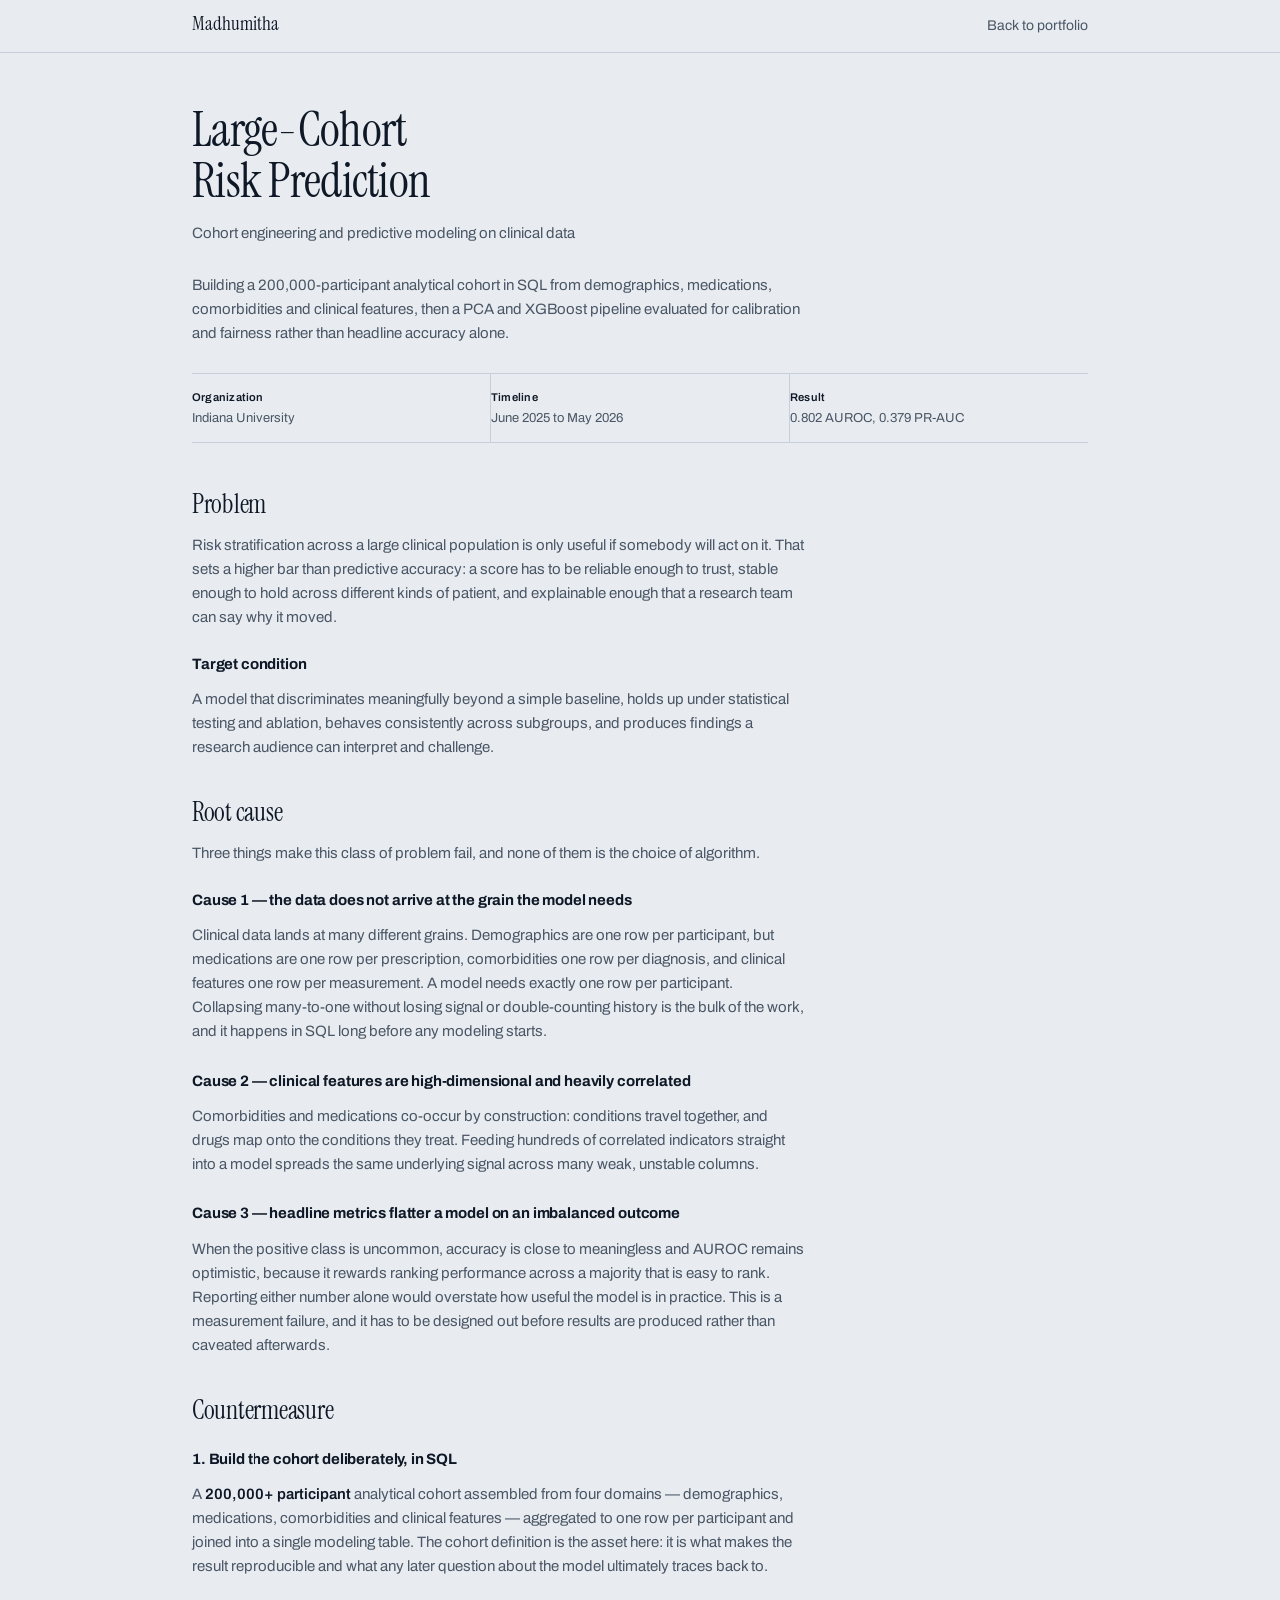
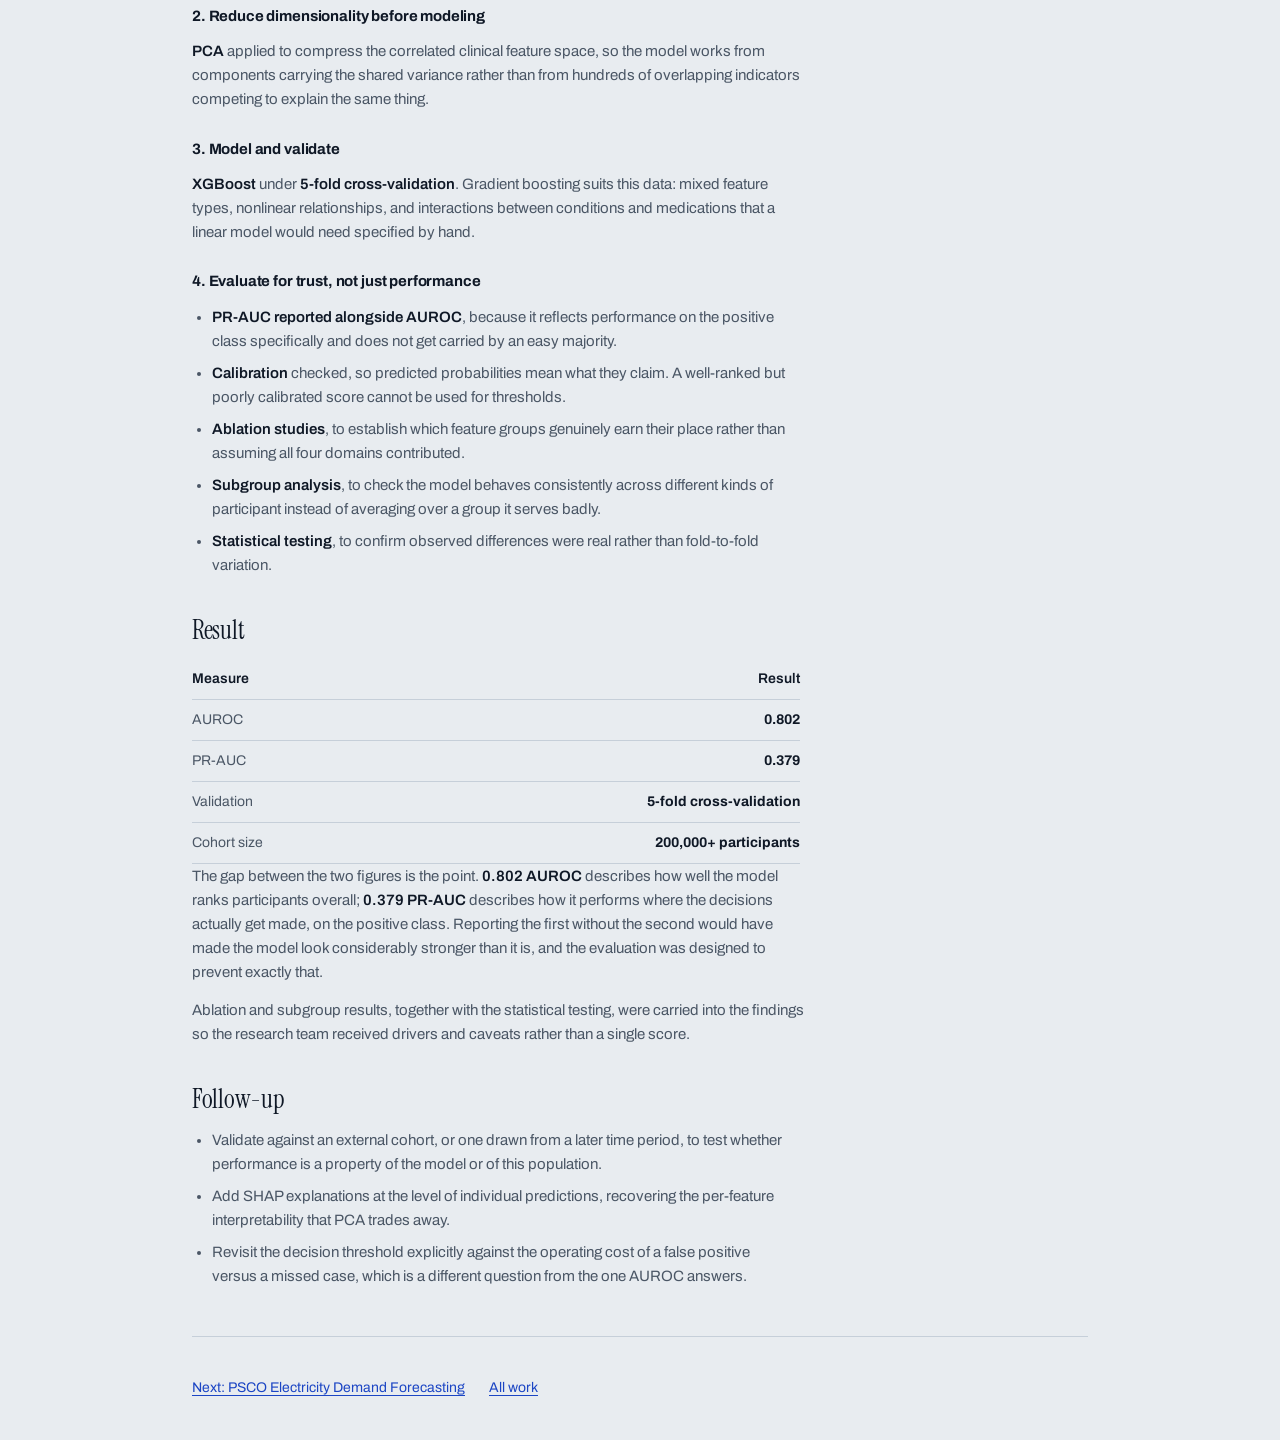
<file: large-cohort-risk-prediction.html>
<!doctype html>
<html lang="en">
<head>
<meta charset="utf-8">
<meta name="viewport" content="width=device-width,initial-scale=1,viewport-fit=cover">
<title>Large-Cohort Risk Prediction</title>
<meta name="description" content="Cohort engineering and predictive modeling on 200,000+ participants: problem, root cause, countermeasure and result.">
<link rel="preconnect" href="https://fonts.googleapis.com">
<link rel="preconnect" href="https://fonts.gstatic.com" crossorigin>
<link rel="stylesheet" href="https://fonts.googleapis.com/css2?family=Archivo:wght@400;500;600;700;800&family=Instrument+Serif:ital@0;1&display=swap">
<link rel="stylesheet" href="style.css">
</head>
<body>
<header class="backbar">
  <div class="wrap">
    <a class="home" href="index.html">Madhumitha</a>
    <a class="back" href="index.html#work">Back to portfolio</a>
  </div>
</header>

<div class="wrap case">
  <div class="casehead">
    <h1>Large-Cohort Risk Prediction</h1>
    <p class="field">Cohort engineering and predictive modeling on clinical data</p>
    <p class="lede">Building a 200,000-participant analytical cohort in SQL from demographics, medications, comorbidities and clinical features, then a PCA and XGBoost pipeline evaluated for calibration and fairness rather than headline accuracy alone.</p>
  </div>

  <div class="casemeta">
    <div><b>Organization</b><span>Indiana University</span></div>
    <div><b>Timeline</b><span>June 2025 to May 2026</span></div>
    <div><b>Result</b><span>0.802 AUROC, 0.379 PR-AUC</span></div>
  </div>

  <section>
    <h2>Problem</h2>
    <p>Risk stratification across a large clinical population is only useful if somebody will act on it. That sets a higher bar than predictive accuracy: a score has to be reliable enough to trust, stable enough to hold across different kinds of patient, and explainable enough that a research team can say why it moved.</p>

    <h3>Target condition</h3>
    <p>A model that discriminates meaningfully beyond a simple baseline, holds up under statistical testing and ablation, behaves consistently across subgroups, and produces findings a research audience can interpret and challenge.</p>
  </section>

  <section>
    <h2>Root cause</h2>
    <p>Three things make this class of problem fail, and none of them is the choice of algorithm.</p>

    <h3>Cause 1 — the data does not arrive at the grain the model needs</h3>
    <p>Clinical data lands at many different grains. Demographics are one row per participant, but medications are one row per prescription, comorbidities one row per diagnosis, and clinical features one row per measurement. A model needs exactly one row per participant. Collapsing many-to-one without losing signal or double-counting history is the bulk of the work, and it happens in SQL long before any modeling starts.</p>

    <h3>Cause 2 — clinical features are high-dimensional and heavily correlated</h3>
    <p>Comorbidities and medications co-occur by construction: conditions travel together, and drugs map onto the conditions they treat. Feeding hundreds of correlated indicators straight into a model spreads the same underlying signal across many weak, unstable columns.</p>

    <h3>Cause 3 — headline metrics flatter a model on an imbalanced outcome</h3>
    <p>When the positive class is uncommon, accuracy is close to meaningless and AUROC remains optimistic, because it rewards ranking performance across a majority that is easy to rank. Reporting either number alone would overstate how useful the model is in practice. This is a measurement failure, and it has to be designed out before results are produced rather than caveated afterwards.</p>
  </section>

  <section>
    <h2>Countermeasure</h2>

    <h3>1. Build the cohort deliberately, in SQL</h3>
    <p>A <strong>200,000+ participant</strong> analytical cohort assembled from four domains — demographics, medications, comorbidities and clinical features — aggregated to one row per participant and joined into a single modeling table. The cohort definition is the asset here: it is what makes the result reproducible and what any later question about the model ultimately traces back to.</p>

    <h3>2. Reduce dimensionality before modeling</h3>
    <p><strong>PCA</strong> applied to compress the correlated clinical feature space, so the model works from components carrying the shared variance rather than from hundreds of overlapping indicators competing to explain the same thing.</p>

    <h3>3. Model and validate</h3>
    <p><strong>XGBoost</strong> under <strong>5-fold cross-validation</strong>. Gradient boosting suits this data: mixed feature types, nonlinear relationships, and interactions between conditions and medications that a linear model would need specified by hand.</p>

    <h3>4. Evaluate for trust, not just performance</h3>
    <ul>
      <li><strong>PR-AUC reported alongside AUROC</strong>, because it reflects performance on the positive class specifically and does not get carried by an easy majority.</li>
      <li><strong>Calibration</strong> checked, so predicted probabilities mean what they claim. A well-ranked but poorly calibrated score cannot be used for thresholds.</li>
      <li><strong>Ablation studies</strong>, to establish which feature groups genuinely earn their place rather than assuming all four domains contributed.</li>
      <li><strong>Subgroup analysis</strong>, to check the model behaves consistently across different kinds of participant instead of averaging over a group it serves badly.</li>
      <li><strong>Statistical testing</strong>, to confirm observed differences were real rather than fold-to-fold variation.</li>
    </ul>
  </section>

  <section>
    <h2>Result</h2>
    <div class="tablewrap">
      <table class="rtable">
        <tr><th>Measure</th><th>Result</th></tr>
        <tr><td>AUROC</td><td>0.802</td></tr>
        <tr><td>PR-AUC</td><td>0.379</td></tr>
        <tr><td>Validation</td><td>5-fold cross-validation</td></tr>
        <tr><td>Cohort size</td><td>200,000+ participants</td></tr>
      </table>
    </div>
    <p>The gap between the two figures is the point. <strong>0.802 AUROC</strong> describes how well the model ranks participants overall; <strong>0.379 PR-AUC</strong> describes how it performs where the decisions actually get made, on the positive class. Reporting the first without the second would have made the model look considerably stronger than it is, and the evaluation was designed to prevent exactly that.</p>
    <p>Ablation and subgroup results, together with the statistical testing, were carried into the findings so the research team received drivers and caveats rather than a single score.</p>
  </section>

  <section>
    <h2>Follow-up</h2>
    <ul>
      <li>Validate against an external cohort, or one drawn from a later time period, to test whether performance is a property of the model or of this population.</li>
      <li>Add SHAP explanations at the level of individual predictions, recovering the per-feature interpretability that PCA trades away.</li>
      <li>Revisit the decision threshold explicitly against the operating cost of a false positive versus a missed case, which is a different question from the one AUROC answers.</li>
    </ul>
  </section>

  <div class="nextprev">
    <a href="energy-demand-forecasting.html">Next: PSCO Electricity Demand Forecasting</a>
    <a href="index.html">All work</a>
  </div>
</div>

</body>
</html>
</file>
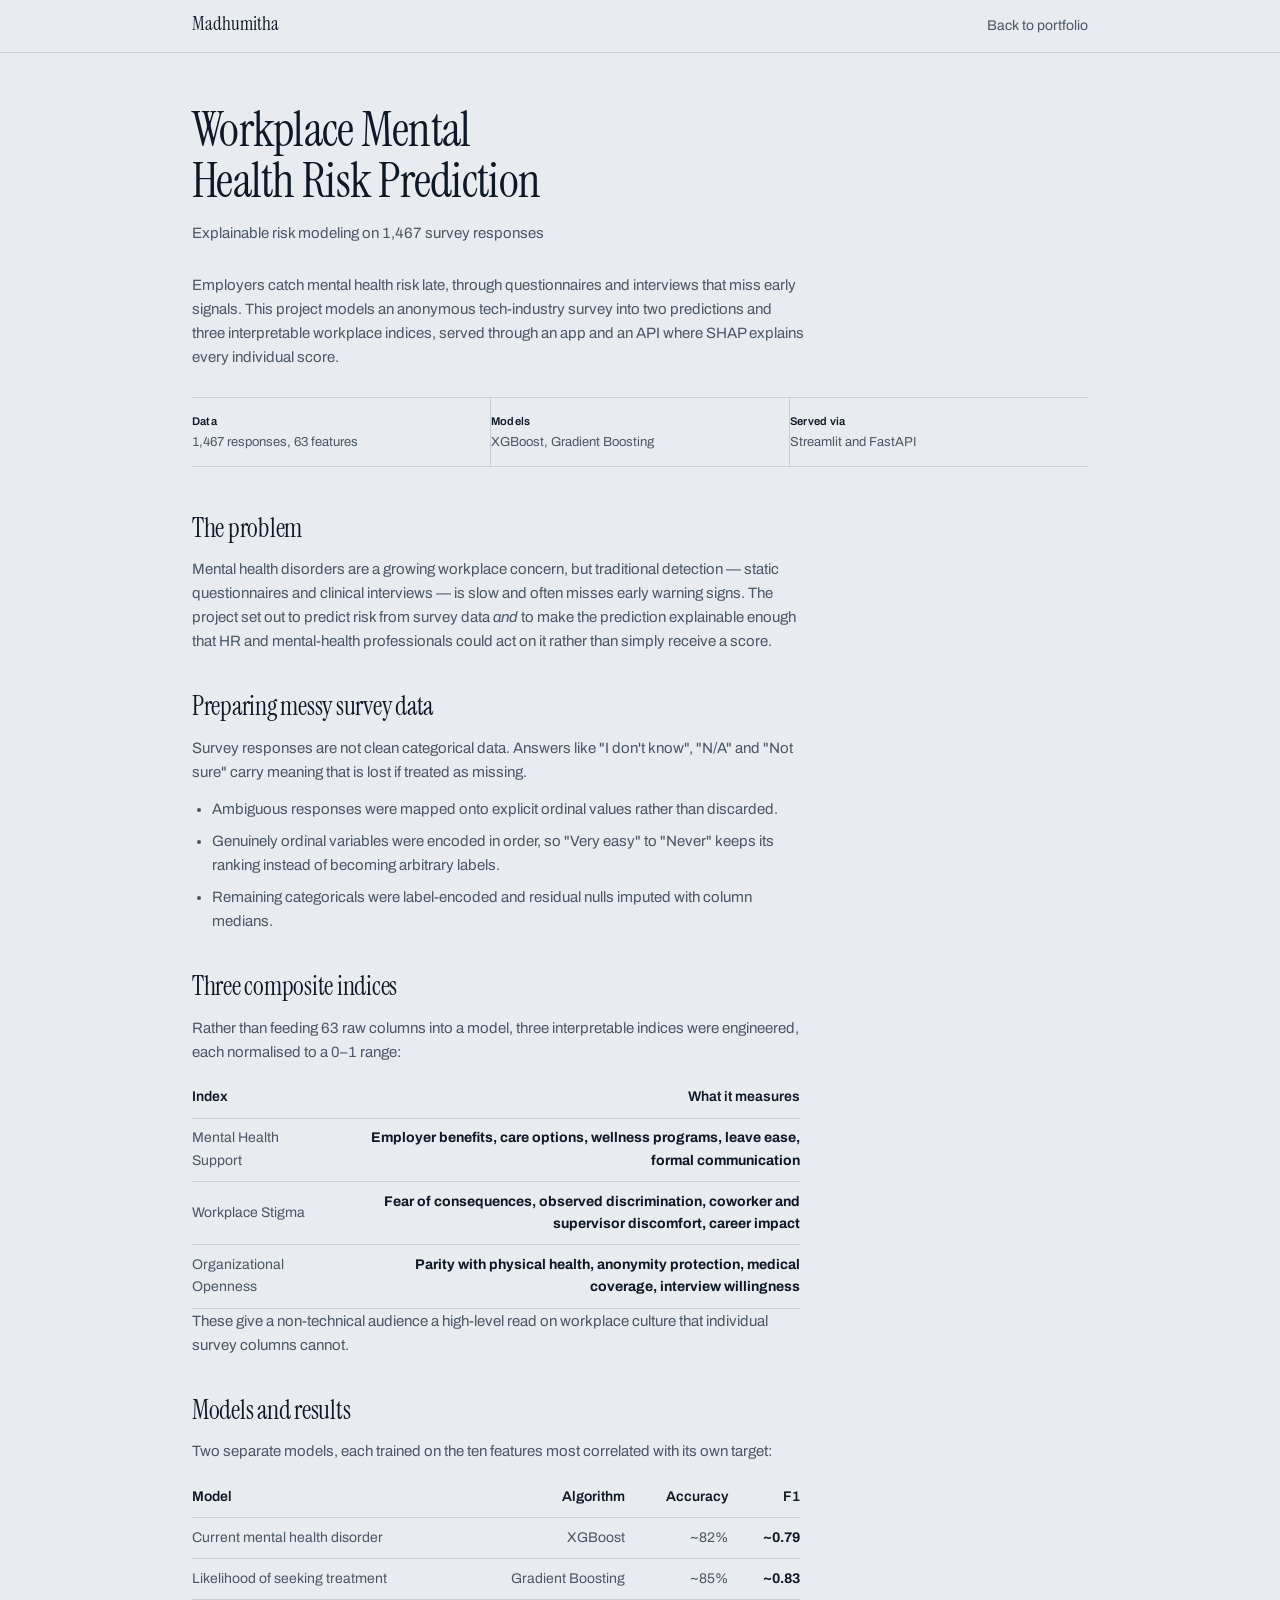
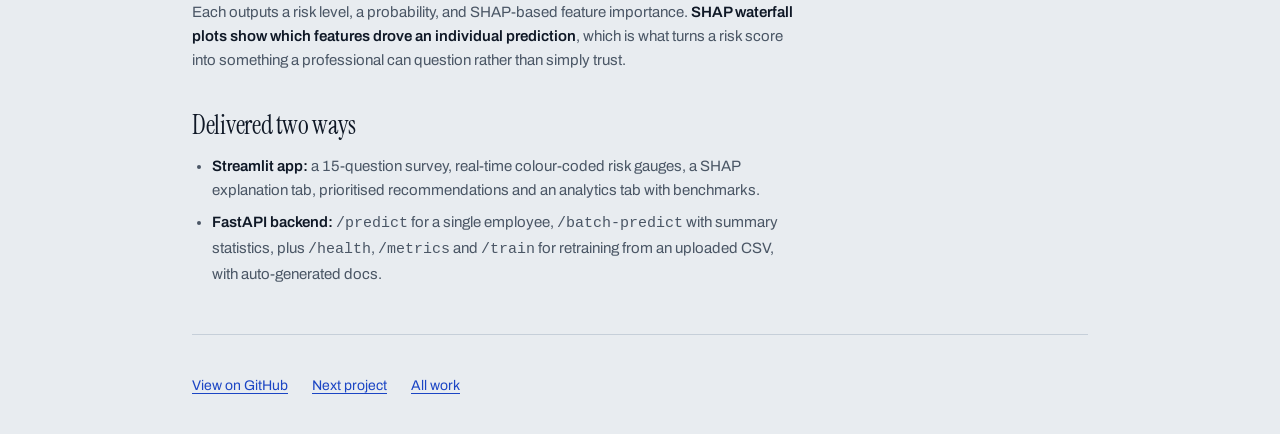
<file: mental-health-risk-prediction.html>
<!doctype html>
<html lang="en">
<head>
<meta charset="utf-8">
<meta name="viewport" content="width=device-width,initial-scale=1,viewport-fit=cover">
<title>Workplace Mental Health Risk Prediction</title>
<meta name="description" content="Two classifiers and three composite indices on tech-industry survey data, served with SHAP explanations.">
<link rel="preconnect" href="https://fonts.googleapis.com">
<link rel="preconnect" href="https://fonts.gstatic.com" crossorigin>
<link rel="stylesheet" href="https://fonts.googleapis.com/css2?family=Archivo:wght@400;500;600;700;800&family=Instrument+Serif:ital@0;1&display=swap">
<link rel="stylesheet" href="style.css">
</head>
<body>
<header class="backbar">
  <div class="wrap">
    <a class="home" href="index.html">Madhumitha</a>
    <a class="back" href="index.html#built">Back to portfolio</a>
  </div>
</header>

<div class="wrap case">
  <div class="casehead">
    <h1>Workplace Mental Health Risk Prediction</h1>
    <p class="field">Explainable risk modeling on 1,467 survey responses</p>
    <p class="lede">Employers catch mental health risk late, through questionnaires and interviews that miss early signals. This project models an anonymous tech-industry survey into two predictions and three interpretable workplace indices, served through an app and an API where SHAP explains every individual score.</p>
  </div>

  <div class="casemeta">
    <div><b>Data</b><span>1,467 responses, 63 features</span></div>
    <div><b>Models</b><span>XGBoost, Gradient Boosting</span></div>
    <div><b>Served via</b><span>Streamlit and FastAPI</span></div>
  </div>

  <section>
    <h2>The problem</h2>
    <p>Mental health disorders are a growing workplace concern, but traditional detection — static questionnaires and clinical interviews — is slow and often misses early warning signs. The project set out to predict risk from survey data <em>and</em> to make the prediction explainable enough that HR and mental-health professionals could act on it rather than simply receive a score.</p>
  </section>

  <section>
    <h2>Preparing messy survey data</h2>
    <p>Survey responses are not clean categorical data. Answers like "I don't know", "N/A" and "Not sure" carry meaning that is lost if treated as missing.</p>
    <ul>
      <li>Ambiguous responses were mapped onto explicit ordinal values rather than discarded.</li>
      <li>Genuinely ordinal variables were encoded in order, so "Very easy" to "Never" keeps its ranking instead of becoming arbitrary labels.</li>
      <li>Remaining categoricals were label-encoded and residual nulls imputed with column medians.</li>
    </ul>
  </section>

  <section>
    <h2>Three composite indices</h2>
    <p>Rather than feeding 63 raw columns into a model, three interpretable indices were engineered, each normalised to a 0–1 range:</p>
    <div class="tablewrap">
      <table class="rtable">
        <tr><th>Index</th><th>What it measures</th></tr>
        <tr><td>Mental Health Support</td><td>Employer benefits, care options, wellness programs, leave ease, formal communication</td></tr>
        <tr><td>Workplace Stigma</td><td>Fear of consequences, observed discrimination, coworker and supervisor discomfort, career impact</td></tr>
        <tr><td>Organizational Openness</td><td>Parity with physical health, anonymity protection, medical coverage, interview willingness</td></tr>
      </table>
    </div>
    <p>These give a non-technical audience a high-level read on workplace culture that individual survey columns cannot.</p>
  </section>

  <section>
    <h2>Models and results</h2>
    <p>Two separate models, each trained on the ten features most correlated with its own target:</p>
    <div class="tablewrap">
      <table class="rtable">
        <tr><th>Model</th><th>Algorithm</th><th>Accuracy</th><th>F1</th></tr>
        <tr><td>Current mental health disorder</td><td>XGBoost</td><td>~82%</td><td>~0.79</td></tr>
        <tr><td>Likelihood of seeking treatment</td><td>Gradient Boosting</td><td>~85%</td><td>~0.83</td></tr>
      </table>
    </div>
    <p>Each outputs a risk level, a probability, and SHAP-based feature importance. <strong>SHAP waterfall plots show which features drove an individual prediction</strong>, which is what turns a risk score into something a professional can question rather than simply trust.</p>
  </section>

  <section>
    <h2>Delivered two ways</h2>
    <ul>
      <li><strong>Streamlit app:</strong> a 15-question survey, real-time colour-coded risk gauges, a SHAP explanation tab, prioritised recommendations and an analytics tab with benchmarks.</li>
      <li><strong>FastAPI backend:</strong> <code>/predict</code> for a single employee, <code>/batch-predict</code> with summary statistics, plus <code>/health</code>, <code>/metrics</code> and <code>/train</code> for retraining from an uploaded CSV, with auto-generated docs.</li>
    </ul>
  </section>

  <div class="nextprev">
    <a href="https://github.com/madhumitha-gv/Workplace-Mental-Health-Risk-Prediction" target="_blank" rel="noopener">View on GitHub</a>
    <a href="ecommerce-big-data.html">Next project</a>
    <a href="index.html">All work</a>
  </div>
</div>

</body>
</html>
</file>
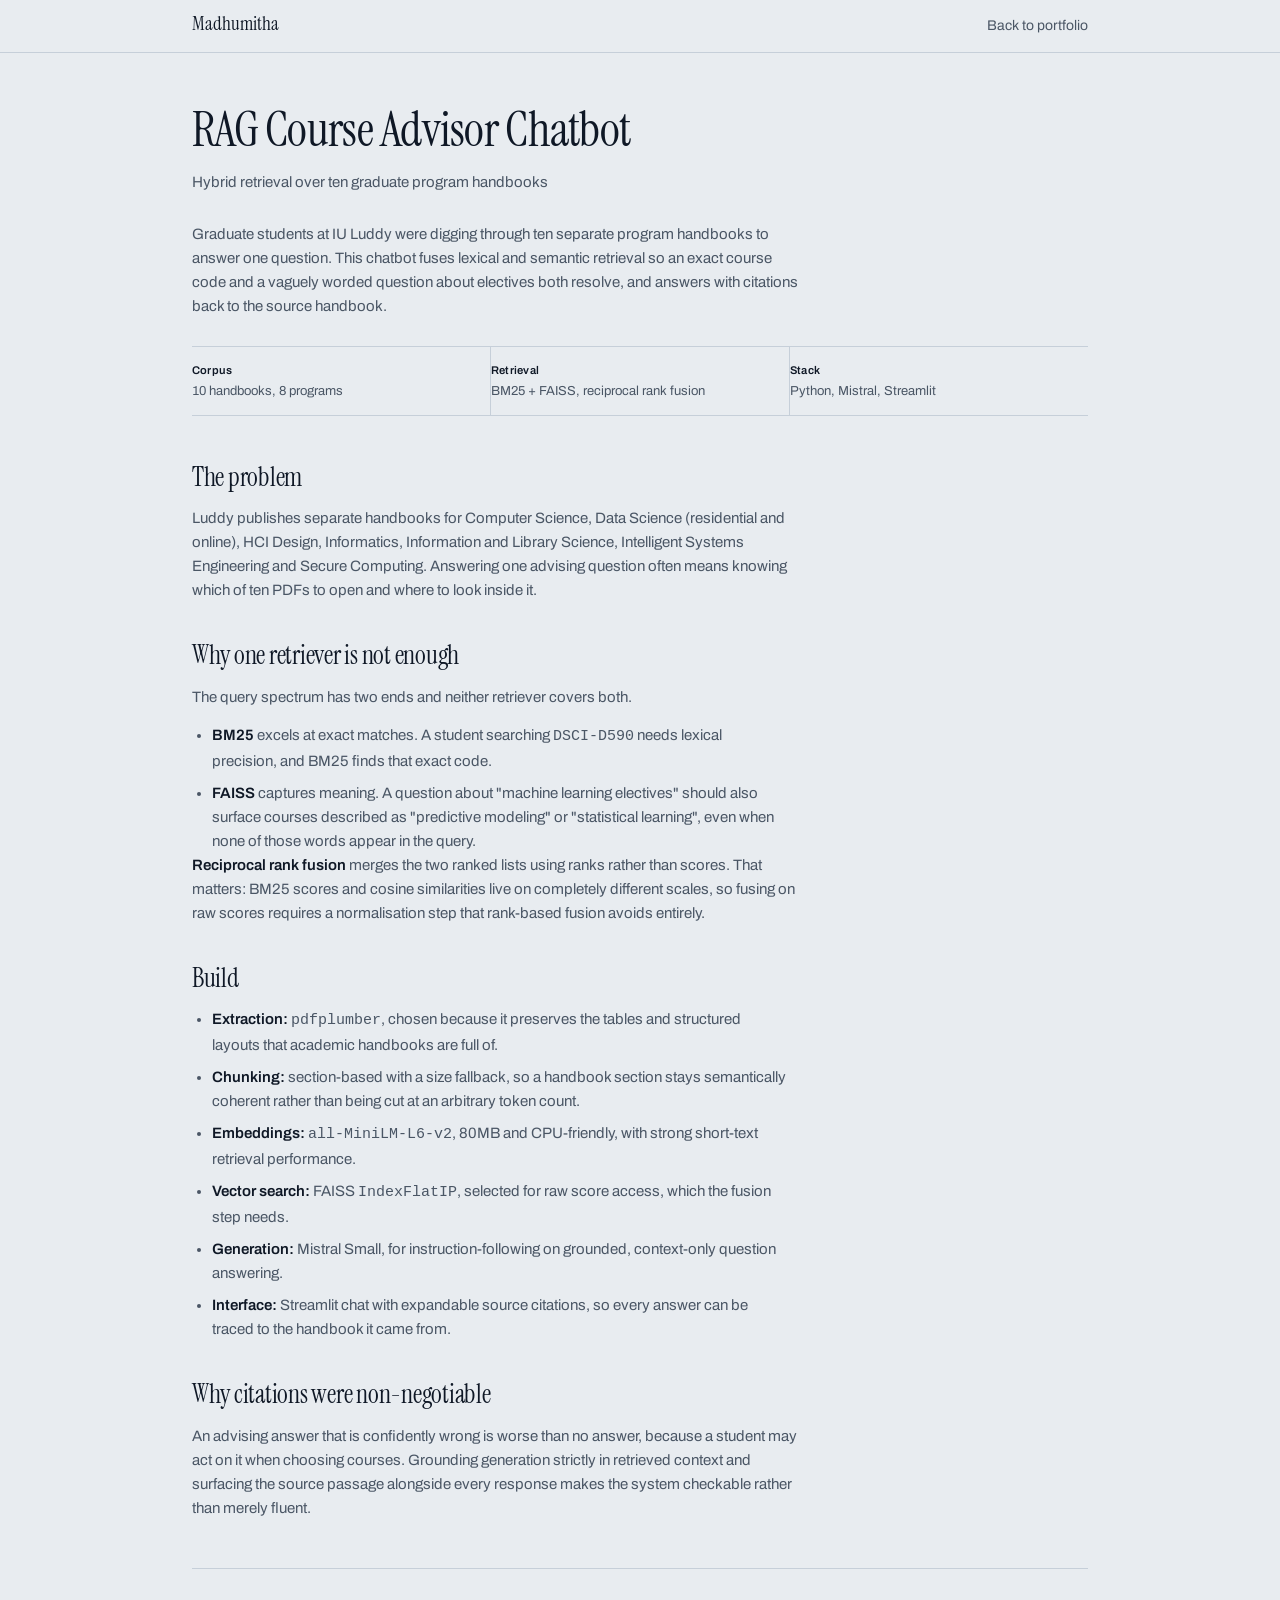
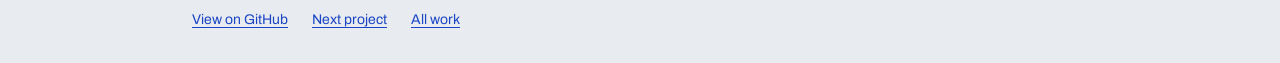
<file: rag-course-advisor.html>
<!doctype html>
<html lang="en">
<head>
<meta charset="utf-8">
<meta name="viewport" content="width=device-width,initial-scale=1,viewport-fit=cover">
<title>RAG Course Advisor Chatbot</title>
<meta name="description" content="A hybrid BM25 and FAISS retrieval chatbot answering graduate course questions with citations.">
<link rel="preconnect" href="https://fonts.googleapis.com">
<link rel="preconnect" href="https://fonts.gstatic.com" crossorigin>
<link rel="stylesheet" href="https://fonts.googleapis.com/css2?family=Archivo:wght@400;500;600;700;800&family=Instrument+Serif:ital@0;1&display=swap">
<link rel="stylesheet" href="style.css">
</head>
<body>
<header class="backbar">
  <div class="wrap">
    <a class="home" href="index.html">Madhumitha</a>
    <a class="back" href="index.html#built">Back to portfolio</a>
  </div>
</header>

<div class="wrap case">
  <div class="casehead">
    <h1>RAG Course Advisor Chatbot</h1>
    <p class="field">Hybrid retrieval over ten graduate program handbooks</p>
    <p class="lede">Graduate students at IU Luddy were digging through ten separate program handbooks to answer one question. This chatbot fuses lexical and semantic retrieval so an exact course code and a vaguely worded question about electives both resolve, and answers with citations back to the source handbook.</p>
  </div>

  <div class="casemeta">
    <div><b>Corpus</b><span>10 handbooks, 8 programs</span></div>
    <div><b>Retrieval</b><span>BM25 + FAISS, reciprocal rank fusion</span></div>
    <div><b>Stack</b><span>Python, Mistral, Streamlit</span></div>
  </div>

  <section>
    <h2>The problem</h2>
    <p>Luddy publishes separate handbooks for Computer Science, Data Science (residential and online), HCI Design, Informatics, Information and Library Science, Intelligent Systems Engineering and Secure Computing. Answering one advising question often means knowing which of ten PDFs to open and where to look inside it.</p>
  </section>

  <section>
    <h2>Why one retriever is not enough</h2>
    <p>The query spectrum has two ends and neither retriever covers both.</p>
    <ul>
      <li><strong>BM25</strong> excels at exact matches. A student searching <code>DSCI-D590</code> needs lexical precision, and BM25 finds that exact code.</li>
      <li><strong>FAISS</strong> captures meaning. A question about "machine learning electives" should also surface courses described as "predictive modeling" or "statistical learning", even when none of those words appear in the query.</li>
    </ul>
    <p><strong>Reciprocal rank fusion</strong> merges the two ranked lists using ranks rather than scores. That matters: BM25 scores and cosine similarities live on completely different scales, so fusing on raw scores requires a normalisation step that rank-based fusion avoids entirely.</p>
  </section>

  <section>
    <h2>Build</h2>
    <ul>
      <li><strong>Extraction:</strong> <code>pdfplumber</code>, chosen because it preserves the tables and structured layouts that academic handbooks are full of.</li>
      <li><strong>Chunking:</strong> section-based with a size fallback, so a handbook section stays semantically coherent rather than being cut at an arbitrary token count.</li>
      <li><strong>Embeddings:</strong> <code>all-MiniLM-L6-v2</code>, 80MB and CPU-friendly, with strong short-text retrieval performance.</li>
      <li><strong>Vector search:</strong> FAISS <code>IndexFlatIP</code>, selected for raw score access, which the fusion step needs.</li>
      <li><strong>Generation:</strong> Mistral Small, for instruction-following on grounded, context-only question answering.</li>
      <li><strong>Interface:</strong> Streamlit chat with expandable source citations, so every answer can be traced to the handbook it came from.</li>
    </ul>
  </section>

  <section>
    <h2>Why citations were non-negotiable</h2>
    <p>An advising answer that is confidently wrong is worse than no answer, because a student may act on it when choosing courses. Grounding generation strictly in retrieved context and surfacing the source passage alongside every response makes the system checkable rather than merely fluent.</p>
  </section>

  <div class="nextprev">
    <a href="https://github.com/madhumitha-gv/RAG-Course-Advisor-Chatbot" target="_blank" rel="noopener">View on GitHub</a>
    <a href="travel-planner.html">Next project</a>
    <a href="index.html">All work</a>
  </div>
</div>

</body>
</html>
</file>
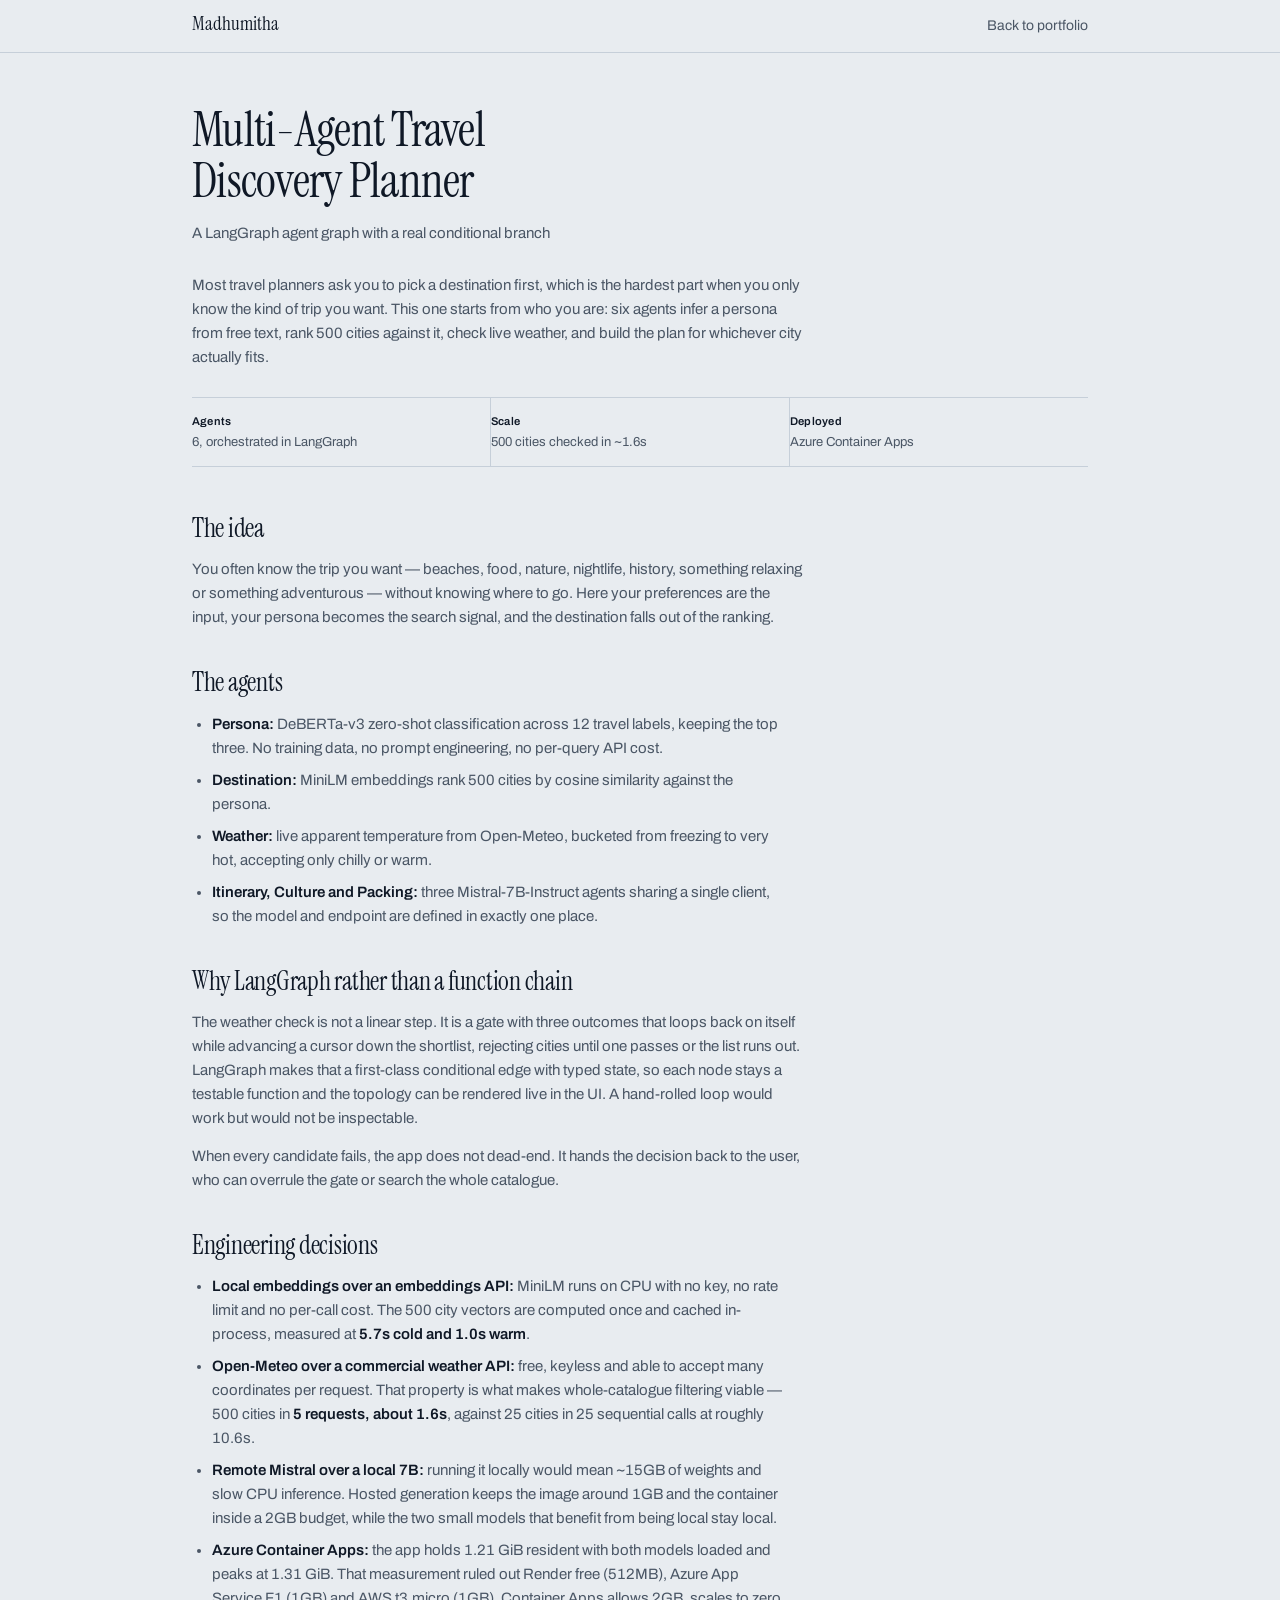
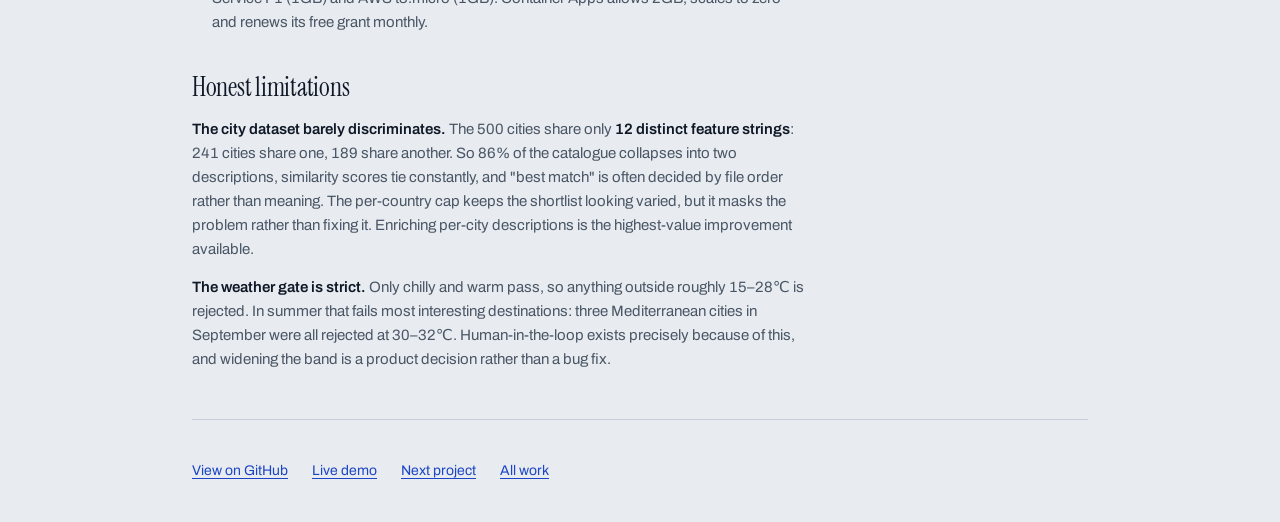
<file: travel-planner.html>
<!doctype html>
<html lang="en">
<head>
<meta charset="utf-8">
<meta name="viewport" content="width=device-width,initial-scale=1,viewport-fit=cover">
<title>Multi-Agent Travel Discovery Planner</title>
<meta name="description" content="Six LangGraph agents that infer a travel persona, rank 500 cities and gate on live weather.">
<link rel="preconnect" href="https://fonts.googleapis.com">
<link rel="preconnect" href="https://fonts.gstatic.com" crossorigin>
<link rel="stylesheet" href="https://fonts.googleapis.com/css2?family=Archivo:wght@400;500;600;700;800&family=Instrument+Serif:ital@0;1&display=swap">
<link rel="stylesheet" href="style.css">
</head>
<body>
<header class="backbar">
  <div class="wrap">
    <a class="home" href="index.html">Madhumitha</a>
    <a class="back" href="index.html#built">Back to portfolio</a>
  </div>
</header>

<div class="wrap case">
  <div class="casehead">
    <h1>Multi-Agent Travel Discovery Planner</h1>
    <p class="field">A LangGraph agent graph with a real conditional branch</p>
    <p class="lede">Most travel planners ask you to pick a destination first, which is the hardest part when you only know the kind of trip you want. This one starts from who you are: six agents infer a persona from free text, rank 500 cities against it, check live weather, and build the plan for whichever city actually fits.</p>
  </div>

  <div class="casemeta">
    <div><b>Agents</b><span>6, orchestrated in LangGraph</span></div>
    <div><b>Scale</b><span>500 cities checked in ~1.6s</span></div>
    <div><b>Deployed</b><span>Azure Container Apps</span></div>
  </div>

  <section>
    <h2>The idea</h2>
    <p>You often know the trip you want — beaches, food, nature, nightlife, history, something relaxing or something adventurous — without knowing where to go. Here your preferences are the input, your persona becomes the search signal, and the destination falls out of the ranking.</p>
  </section>

  <section>
    <h2>The agents</h2>
    <ul>
      <li><strong>Persona:</strong> DeBERTa-v3 zero-shot classification across 12 travel labels, keeping the top three. No training data, no prompt engineering, no per-query API cost.</li>
      <li><strong>Destination:</strong> MiniLM embeddings rank 500 cities by cosine similarity against the persona.</li>
      <li><strong>Weather:</strong> live apparent temperature from Open-Meteo, bucketed from freezing to very hot, accepting only chilly or warm.</li>
      <li><strong>Itinerary, Culture and Packing:</strong> three Mistral-7B-Instruct agents sharing a single client, so the model and endpoint are defined in exactly one place.</li>
    </ul>
  </section>

  <section>
    <h2>Why LangGraph rather than a function chain</h2>
    <p>The weather check is not a linear step. It is a gate with three outcomes that loops back on itself while advancing a cursor down the shortlist, rejecting cities until one passes or the list runs out. LangGraph makes that a first-class conditional edge with typed state, so each node stays a testable function and the topology can be rendered live in the UI. A hand-rolled loop would work but would not be inspectable.</p>
    <p>When every candidate fails, the app does not dead-end. It hands the decision back to the user, who can overrule the gate or search the whole catalogue.</p>
  </section>

  <section>
    <h2>Engineering decisions</h2>
    <ul>
      <li><strong>Local embeddings over an embeddings API:</strong> MiniLM runs on CPU with no key, no rate limit and no per-call cost. The 500 city vectors are computed once and cached in-process, measured at <strong>5.7s cold and 1.0s warm</strong>.</li>
      <li><strong>Open-Meteo over a commercial weather API:</strong> free, keyless and able to accept many coordinates per request. That property is what makes whole-catalogue filtering viable — 500 cities in <strong>5 requests, about 1.6s</strong>, against 25 cities in 25 sequential calls at roughly 10.6s.</li>
      <li><strong>Remote Mistral over a local 7B:</strong> running it locally would mean ~15GB of weights and slow CPU inference. Hosted generation keeps the image around 1GB and the container inside a 2GB budget, while the two small models that benefit from being local stay local.</li>
      <li><strong>Azure Container Apps:</strong> the app holds 1.21 GiB resident with both models loaded and peaks at 1.31 GiB. That measurement ruled out Render free (512MB), Azure App Service F1 (1GB) and AWS t3.micro (1GB). Container Apps allows 2GB, scales to zero and renews its free grant monthly.</li>
    </ul>
  </section>

  <section>
    <h2>Honest limitations</h2>
    <p><strong>The city dataset barely discriminates.</strong> The 500 cities share only <strong>12 distinct feature strings</strong>: 241 cities share one, 189 share another. So 86% of the catalogue collapses into two descriptions, similarity scores tie constantly, and "best match" is often decided by file order rather than meaning. The per-country cap keeps the shortlist looking varied, but it masks the problem rather than fixing it. Enriching per-city descriptions is the highest-value improvement available.</p>
    <p><strong>The weather gate is strict.</strong> Only chilly and warm pass, so anything outside roughly 15–28&#8451; is rejected. In summer that fails most interesting destinations: three Mediterranean cities in September were all rejected at 30–32&#8451;. Human-in-the-loop exists precisely because of this, and widening the band is a product decision rather than a bug fix.</p>
  </section>

  <div class="nextprev">
    <a href="https://github.com/madhumitha-gv/Multi-Agent-Travel-Discovery-Planner" target="_blank" rel="noopener">View on GitHub</a>
    <a href="https://travel-planner.gentlemushroom-48179c71.centralus.azurecontainerapps.io" target="_blank" rel="noopener">Live demo</a>
    <a href="document-processing-pipeline.html">Next project</a>
    <a href="index.html">All work</a>
  </div>
</div>

</body>
</html>
</file>
<file: style.css>
/* Base reset (matches the artifact host's own skeleton, so the hosted copy renders identically). */
:root { color-scheme: light; box-sizing: border-box; padding-top: env(safe-area-inset-top, 0px); padding-bottom: env(safe-area-inset-bottom, 0px); }
html { scroll-padding-top: env(safe-area-inset-top, 0px); }
body { margin: 0; padding: 0; }
img { max-width: 100%; }
[hidden] { display: none !important; }

/* Layout: one left-aligned measured column on plotting paper; section names set into the hairline rule; each project's measured result set large at the left of a ruled entry. */
:root {
  --paper: #e8ecf0;
  --surface: #f5f7f9;
  --ink: #0f1826;
  --ink-2: #4a5665;
  --rule: #c6cfd9;
  --signal: #1b45c4;
  --peak: #b4560c;
  --serif: "Instrument Serif", Georgia, "Times New Roman", serif;
  --sans: "Archivo", system-ui, -apple-system, "Segoe UI", Helvetica, sans-serif;
}
@media (prefers-color-scheme: dark) {
  :root:not([data-theme="light"]) {
    --paper: #0c111a; --surface: #141b27; --ink: #e6ebf2; --ink-2: #93a1b3;
    --rule: #26313f; --signal: #8aa4ff; --peak: #e2a05c;
    color-scheme: dark;
  }
}
:root[data-theme="dark"] {
  --paper: #0c111a; --surface: #141b27; --ink: #e6ebf2; --ink-2: #93a1b3;
  --rule: #26313f; --signal: #8aa4ff; --peak: #e2a05c;
  color-scheme: dark;
}

* { box-sizing: border-box; }
html { scroll-behavior: smooth; }
body {
  background: var(--paper);
  color: var(--ink);
  font: 400 0.9375rem/1.6 var(--sans);
  font-variant-numeric: tabular-nums;
  -webkit-font-smoothing: antialiased;
}
.wrap {
  max-width: 58rem; margin: 0 auto;
  padding-left: max(16px, env(safe-area-inset-left, 0px));
  padding-right: max(16px, env(safe-area-inset-right, 0px));
}
p { margin: 0; max-width: 62ch; }
h1, h2, h3 { margin: 0; font-weight: 600; letter-spacing: -0.01em; text-wrap: balance; }
a { color: var(--signal); text-decoration-thickness: 1px; text-underline-offset: 0.22em; }
a:focus-visible, button:focus-visible { outline: 2px solid var(--signal); outline-offset: 3px; }

/* Masthead */
body::before { content: ""; position: fixed; inset: 0 0 auto; height: env(safe-area-inset-top, 0px); z-index: 10; background: var(--paper); }
.masthead { position: sticky; top: env(safe-area-inset-top, 0px); z-index: 5; background: var(--paper); border-bottom: 1px solid var(--rule); }
.masthead .wrap { display: flex; align-items: baseline; justify-content: space-between; gap: 1.5rem; padding-block: 0.9rem; }
.masthead strong { font: 400 1.2rem/1 var(--serif); }
.masthead nav { display: flex; gap: 1.5rem; }
.masthead nav a { color: var(--ink-2); text-decoration: none; font-size: 0.875rem; }
.masthead nav a:hover { color: var(--ink); text-decoration: underline; text-underline-offset: 0.22em; }

/* Opening: name and the load curve side by side */
.herorow { display: grid; grid-template-columns: 1.05fr 1fr; gap: 2.5rem; align-items: center; padding-block: 4rem 2.5rem; }
.open { display: grid; gap: 1.25rem; }
.open h1 { font: 400 clamp(2.5rem, 7vw, 4.4rem)/0.97 var(--serif); letter-spacing: -0.015em; }
.open h1 em { font-style: italic; }
.open .say { font-size: clamp(1rem, 1.7vw, 1.125rem); line-height: 1.55; max-width: 34ch; color: var(--ink); }
.roles { display: flex; flex-wrap: wrap; gap: 0.4rem; }
.roles span { font-size: 0.75rem; font-weight: 500; padding: 0.3rem 0.7rem; border: 1px solid var(--rule); border-radius: 999px; color: var(--ink-2); background: var(--surface); }
.where { display: flex; align-items: center; gap: 1.25rem; flex-wrap: wrap; font-size: 0.875rem; }
.where a { display: inline-flex; align-items: center; gap: 0.45rem; color: var(--ink-2); text-decoration: none; }
.where a:hover { color: var(--signal); }
.where a:hover span { text-decoration: underline; text-underline-offset: 0.22em; }
.where svg { width: 15px; height: 15px; flex: none; fill: currentColor; }

/* The figure */
figure { margin: 0; display: grid; gap: 0.9rem; }
.plot { width: 100%; height: auto; display: block; overflow: visible; }
.plot .grid { stroke: var(--rule); stroke-width: 1; }
.plot .axis { fill: var(--ink-2); font: 500 16px var(--sans); }
.plot .actual { fill: none; stroke: var(--ink); stroke-width: 2.6; stroke-linecap: round; stroke-linejoin: round; }
.plot .fc { fill: none; stroke: var(--signal); stroke-width: 2.6; stroke-linecap: round; }
.plot .peak-dot { fill: var(--peak); }
.plot .peak-txt { fill: var(--peak); font: 600 17px var(--sans); }
figcaption { color: var(--ink-2); font-size: 0.8125rem; max-width: 46ch; }
.key { display: flex; gap: 1.1rem; flex-wrap: wrap; font-size: 0.8125rem; color: var(--ink-2); }
.key b { font-weight: 500; color: var(--ink); }
.key i { display: inline-block; width: 1.5rem; height: 0; border-top: 2px solid var(--ink); vertical-align: middle; margin-right: 0.45rem; }
.key .f i { border-top-style: dashed; border-color: var(--signal); }

/* Readout strip */
.readout { display: grid; grid-template-columns: repeat(3, 1fr); gap: 1px; background: var(--rule); border-block: 1px solid var(--rule); margin-block: 0.5rem 0; }
.readout div { background: var(--paper); padding: 1.1rem 0.5rem 1.1rem 0; }
.readout b { display: block; font: 800 clamp(1.25rem, 2.7vw, 1.65rem)/1 var(--sans); letter-spacing: -0.02em; }
.readout span { display: block; margin-top: 0.35rem; color: var(--ink-2); font-size: 0.8125rem; line-height: 1.3; max-width: 17ch; }

/* Section rules */
section { padding-block: 4rem 0; scroll-margin-top: 4.5rem; }
.titleblock { display: grid; grid-template-columns: auto 1fr; align-items: center; gap: 1rem; margin-bottom: 1.75rem; }
.titleblock h2 { font: 400 clamp(1.3rem, 2.4vw, 1.65rem)/1.1 var(--serif); }
.titleblock::after { content: ""; height: 1px; background: var(--rule); }
.intro { color: var(--ink-2); margin-bottom: 1.75rem; margin-top: -0.75rem; }

/* About: justified text beside the portrait */
.aboutrow { display: grid; grid-template-columns: 1fr 10.5rem; gap: 2.25rem; align-items: center; }
.prose { display: grid; gap: 1.1rem; }
.prose p { color: var(--ink-2); text-align: justify; hyphens: auto; max-width: none; }
.portrait { margin: 0; }
/* Circular portrait. Two stacked copies: a blurred one behind, and a sharp one masked
   to a soft-edged disc over it, so the backdrop reads as blurred around the subject. */
.pframe { display: block; position: relative; width: 100%; aspect-ratio: 1 / 1; border-radius: 50%; overflow: hidden; box-shadow: 0 0 0 1px var(--rule); }
.pframe img { position: absolute; inset: 0; width: 100%; height: 100%; object-fit: cover; object-position: 50% 26%; display: block; transform: scale(1.28); }
.pbg { filter: blur(7px); transform: scale(1.45); }
.pfg { -webkit-mask-image: radial-gradient(circle at 50% 44%, #000 42%, rgba(0,0,0,0) 72%);
       mask-image: radial-gradient(circle at 50% 44%, #000 42%, rgba(0,0,0,0) 72%); }
.prose strong { color: var(--ink); font-weight: 600; }

/* Featured entries as boxes */
.entries { display: grid; grid-template-columns: repeat(3, minmax(0, 1fr)); gap: 1rem; }
.entry { border: 1px solid var(--rule); border-radius: 3px; background: var(--surface); padding: 1.2rem 1.3rem; display: grid; align-content: start; }
.body { min-width: 0; display: grid; gap: 0.55rem; align-content: start; }
.body h3 { font-size: 1.125rem; }
.body .field { color: var(--ink-2); font-size: 0.8125rem; }
.body p { color: var(--ink-2); font-size: 0.8125rem; line-height: 1.6; }
.body ul { margin: 0; padding-left: 1.15rem; display: grid; gap: 0.3rem; color: var(--ink-2); font-size: 0.9375rem; }
.body ul b { color: var(--ink); font-weight: 600; }
.stack { color: var(--ink-2); font-size: 0.8125rem; }
.more { display: flex; gap: 1.1rem; flex-wrap: wrap; font-size: 0.8125rem; margin-top: 0.15rem; }

/* Side projects as boxes */
.list { display: grid; grid-template-columns: repeat(2, minmax(0, 1fr)); gap: 1rem; }
.row { border: 1px solid var(--rule); border-radius: 3px; background: var(--surface); padding: 1.2rem 1.3rem; display: grid; gap: 0.5rem; align-content: start; }
.row h3 { font-size: 0.9875rem; }
.row .d { color: var(--ink-2); font-size: 0.8125rem; line-height: 1.6; margin-top: 0.15rem; }
.met { font-weight: 600; font-size: 0.875rem; }
.row .met { font-size: 0.8125rem; }
.row .links { display: grid; gap: 0.3rem; justify-items: start; font-size: 0.8125rem; margin-top: 0.2rem; }

/* Roles */
.role { display: grid; grid-template-columns: 1fr auto; gap: 0.35rem 2rem; padding-block: 1.6rem; border-bottom: 1px solid var(--rule); }
.role:first-of-type { border-top: 1px solid var(--rule); }
.role h3 { font-size: 1rem; }
.role .co { color: var(--ink-2); font-size: 0.875rem; }
.role .when { color: var(--ink-2); font-size: 0.875rem; text-align: right; white-space: nowrap; }
.role ul { grid-column: 1 / -1; margin: 0.5rem 0 0; padding-left: 1.1rem; display: grid; gap: 0.28rem; color: var(--ink-2); font-size: 0.875rem; }

/* Certifications */
.certlist { list-style: none; margin: 0; padding: 0; display: grid; gap: 0.45rem; }
.certlist li { display: flex; align-items: center; gap: 0.5rem; font-size: 0.875rem; font-weight: 600; }
.certlist span { color: var(--ink-2); font-weight: 400; }
.certlist svg { width: 15px; height: 15px; flex: none; stroke: var(--signal); fill: none; stroke-width: 1.7; stroke-linecap: round; stroke-linejoin: round; }
.tabs { display: flex; flex-wrap: wrap; gap: 0.5rem; margin-bottom: 1.5rem; }
.tab { font: 500 0.8125rem var(--sans); color: var(--ink-2); background: transparent; border: 1px solid var(--rule); border-radius: 3px; padding: 0.45rem 0.9rem; cursor: pointer; }
.tab:hover { color: var(--ink); border-color: var(--ink-2); }
.tab[aria-selected="true"] { background: var(--ink); border-color: var(--ink); color: var(--paper); }
/* Each tile carries its own hairline, so a part-filled last row leaves no painted gaps. */
.tools { display: grid; grid-template-columns: repeat(auto-fill, minmax(10rem, 1fr)); gap: 1px; }
.tool { box-shadow: 0 0 0 1px var(--rule); padding: 0.55rem 0.7rem; display: flex; align-items: center; gap: 0.5rem; font-size: 0.8125rem; line-height: 1.25; }
.tool svg { width: 16px; height: 16px; flex: none; stroke: var(--signal); fill: none; stroke-width: 1.8; stroke-linecap: round; stroke-linejoin: round; }
.facts { grid-column: 1 / -1; margin: 0.55rem 0 0; display: grid; grid-template-columns: 7rem 1fr; gap: 0.3rem 1rem; font-size: 0.75rem; line-height: 1.5; color: var(--ink-2); }
.facts dt { color: var(--ink); font-weight: 500; }
.facts dd { margin: 0; max-width: 56ch; }
.facts dd b { color: var(--ink); font-weight: 600; }
.titleblock.certs { margin-top: 2.25rem; margin-bottom: 1.1rem; }
.pubcard { border: 1px solid var(--rule); border-radius: 3px; background: var(--surface); padding: 1.35rem 1.5rem; display: grid; gap: 0.5rem; }
.pubcard h3 { font-size: 1rem; max-width: 58ch; }
.pubcard .journal { color: var(--ink-2); font-size: 0.875rem; }
.pubcard .summary { font-size: 0.8125rem; line-height: 1.65; color: var(--ink-2); max-width: 70ch; }
.pubcard .more { margin-top: 0.15rem; }

/* Get in touch */
.cinfo { border: 1px solid var(--rule); border-radius: 3px; background: var(--surface); padding: 1.35rem 1.5rem; display: grid; grid-template-columns: repeat(3, minmax(0, 1fr)); gap: 1.5rem; align-items: start; }
.cinfo .copy { margin-top: 0.6rem; }
.cline { display: grid; grid-template-columns: auto 1fr; gap: 0.75rem; align-items: start; }
.cline svg { width: 17px; height: 17px; margin-top: 0.15rem; stroke: var(--signal); fill: none; stroke-width: 1.7; stroke-linecap: round; stroke-linejoin: round; }
.cline b { display: block; font-size: 0.75rem; font-weight: 600; }
.cline span { display: block; color: var(--ink-2); font-size: 0.8125rem; margin-top: 0.15rem; }
.mail { user-select: all; word-break: break-all; font-weight: 500; }
.cline .clinks { display: flex; gap: 1rem; }
button.copy {
  font: 500 0.875rem var(--sans); color: var(--ink); background: var(--surface);
  border: 1px solid var(--rule); border-radius: 3px; padding: 0.45rem 0.9rem; cursor: pointer;
}
button.copy:hover { border-color: var(--signal); color: var(--signal); }
.said { display: block; color: var(--ink-2); font-size: 0.75rem; min-height: 1.1em; margin-top: 0.35rem; }
footer { padding-block: 2.5rem 3rem; color: var(--ink-2); font-size: 0.8125rem; border-top: 1px solid var(--rule); margin-top: 3rem; }

@media (max-width: 1000px) {
  .entries { grid-template-columns: repeat(2, minmax(0, 1fr)); }
}
@media (max-width: 560px) {
  .entries, .list { grid-template-columns: 1fr; }
}
@media (max-width: 760px) {
  .readout { grid-template-columns: 1fr; }
  .cinfo { grid-template-columns: 1fr; gap: 1.1rem; }
  .tools { grid-template-columns: repeat(2, 1fr); }
  .tab { font-size: 0.8125rem; padding: 0.4rem 0.7rem; }
  .role { grid-template-columns: 1fr; }
  .role .when { text-align: left; }
  .facts { grid-template-columns: 1fr; gap: 0.1rem 0; }
  .facts dd { margin-bottom: 0.5rem; }
  .masthead nav { gap: 1.1rem; }
  .masthead nav a { font-size: 0.875rem; }
  .masthead nav a[href="#toolkit"] { display: none; }
  .herorow { grid-template-columns: 1fr; gap: 1.75rem; padding-block: 2.5rem 2rem; }
  /* The viewBox scales type down with the drawing, so the plot's labels need to start larger. */
  .plot .axis { font-size: 20px; }
  .plot .peak-txt { font-size: 21px; }
  .plot .actual, .plot .fc { stroke-width: 3; }
}
@media (prefers-reduced-motion: reduce) { html { scroll-behavior: auto; } }

/* ---- Case study pages ---- */
.backbar { border-bottom: 1px solid var(--rule); }
.backbar .wrap { display: flex; align-items: baseline; justify-content: space-between; gap: 1.5rem; padding-block: 0.9rem; }
.backbar a.home { font: 400 1.2rem/1 var(--serif); color: var(--ink); text-decoration: none; }
.backbar a.back { font-size: 0.875rem; color: var(--ink-2); text-decoration: none; }
.backbar a.back:hover { color: var(--signal); text-decoration: underline; text-underline-offset: 0.22em; }
.casehead { padding-block: 3.25rem 1.75rem; display: grid; gap: 0.9rem; }
.casehead h1 { font: 400 clamp(1.9rem, 4.6vw, 3rem)/1.06 var(--serif); letter-spacing: -0.015em; max-width: 20ch; }
.casehead .field { color: var(--ink-2); font-size: 0.9375rem; }
.lede { font-size: 1rem; line-height: 1.6; max-width: 62ch; }
.casemeta { display: grid; grid-template-columns: repeat(3, minmax(0, 1fr)); gap: 1px; background: var(--rule); border-block: 1px solid var(--rule); margin-bottom: 0.5rem; }
.casemeta div { background: var(--paper); padding: 0.9rem 0.6rem 0.9rem 0; }
.casemeta b { display: block; font-size: 0.7rem; font-weight: 600; letter-spacing: 0.02em; }
.casemeta span { display: block; color: var(--ink-2); font-size: 0.8125rem; margin-top: 0.2rem; line-height: 1.35; }
.case section { padding-block: 2.5rem 0; }
.case h2 { font: 400 clamp(1.25rem, 2.3vw, 1.6rem)/1.1 var(--serif); margin-bottom: 0.9rem; }
.case p { color: var(--ink-2); font-size: 0.9375rem; margin-bottom: 0.85rem; max-width: 68ch; }
.case p:last-child { margin-bottom: 0; }
.case strong { color: var(--ink); font-weight: 600; }
.case ol, .case ul { color: var(--ink-2); font-size: 0.9375rem; margin: 0; padding-left: 1.25rem; display: grid; gap: 0.5rem; max-width: 66ch; }
.case li strong { color: var(--ink); }
.tablewrap { overflow-x: auto; }
.rtable { width: 100%; max-width: 34rem; border-collapse: collapse; font-size: 0.875rem; }
.rtable th, .rtable td { text-align: left; padding: 0.55rem 1rem 0.55rem 0; border-bottom: 1px solid var(--rule); }
.rtable th { font-weight: 600; color: var(--ink); }
.rtable td { color: var(--ink-2); }
.rtable td:last-child { color: var(--ink); font-weight: 700; }
.nextprev { display: flex; flex-wrap: wrap; gap: 1.5rem; padding-block: 2.5rem; margin-top: 3rem; border-top: 1px solid var(--rule); font-size: 0.875rem; }
@media (max-width: 760px) { .casemeta { grid-template-columns: repeat(2, minmax(0, 1fr)); } }

@media (max-width: 880px) {
  .herorow { grid-template-columns: 1fr; gap: 1.75rem; }
  .open .say { max-width: 46ch; }
}

@media (max-width: 760px) {
  .aboutrow { grid-template-columns: 1fr; gap: 1.5rem; }
  .portrait { max-width: 10.5rem; }
}

/* Charts inside a case study. Matplotlib renders on white, so the frame stays white in both themes. */
.fig { margin: 1.6rem 0 0; }
.fig img { width: 100%; height: auto; display: block; background: #fff; border: 1px solid var(--rule); border-radius: 3px; padding: 0.6rem; }
.case .fig figcaption { margin-top: 0.6rem; font-size: 0.8125rem; line-height: 1.55; color: var(--ink-2); max-width: 68ch; }
.rtable th:not(:first-child), .rtable td:not(:first-child) { text-align: right; padding-right: 0; padding-left: 1.25rem; }
.rtable { max-width: 38rem; }

/* A3 sub-headings inside a case study section. */
.case h3 { font-size: 0.9375rem; font-weight: 700; margin: 1.6rem 0 0.7rem; }
.case section > h3:first-of-type { margin-top: 1.4rem; }
</file>
